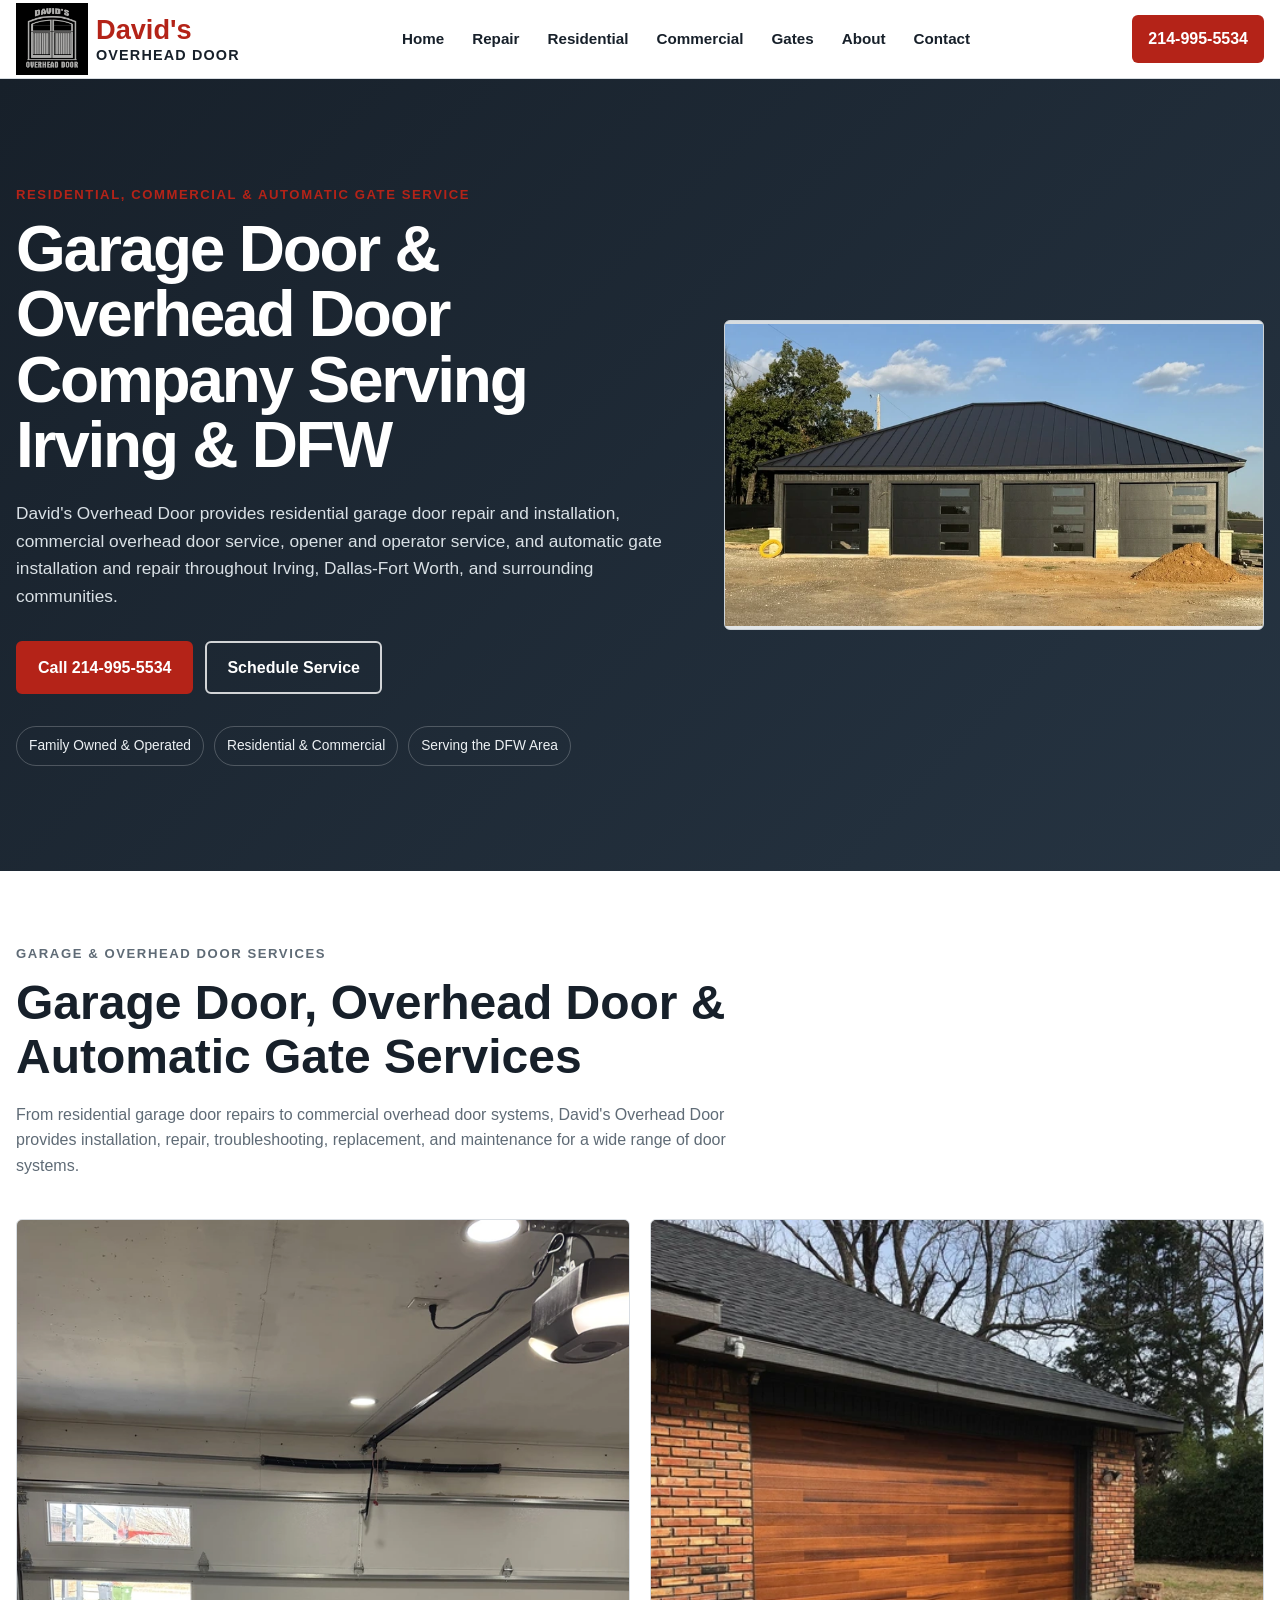
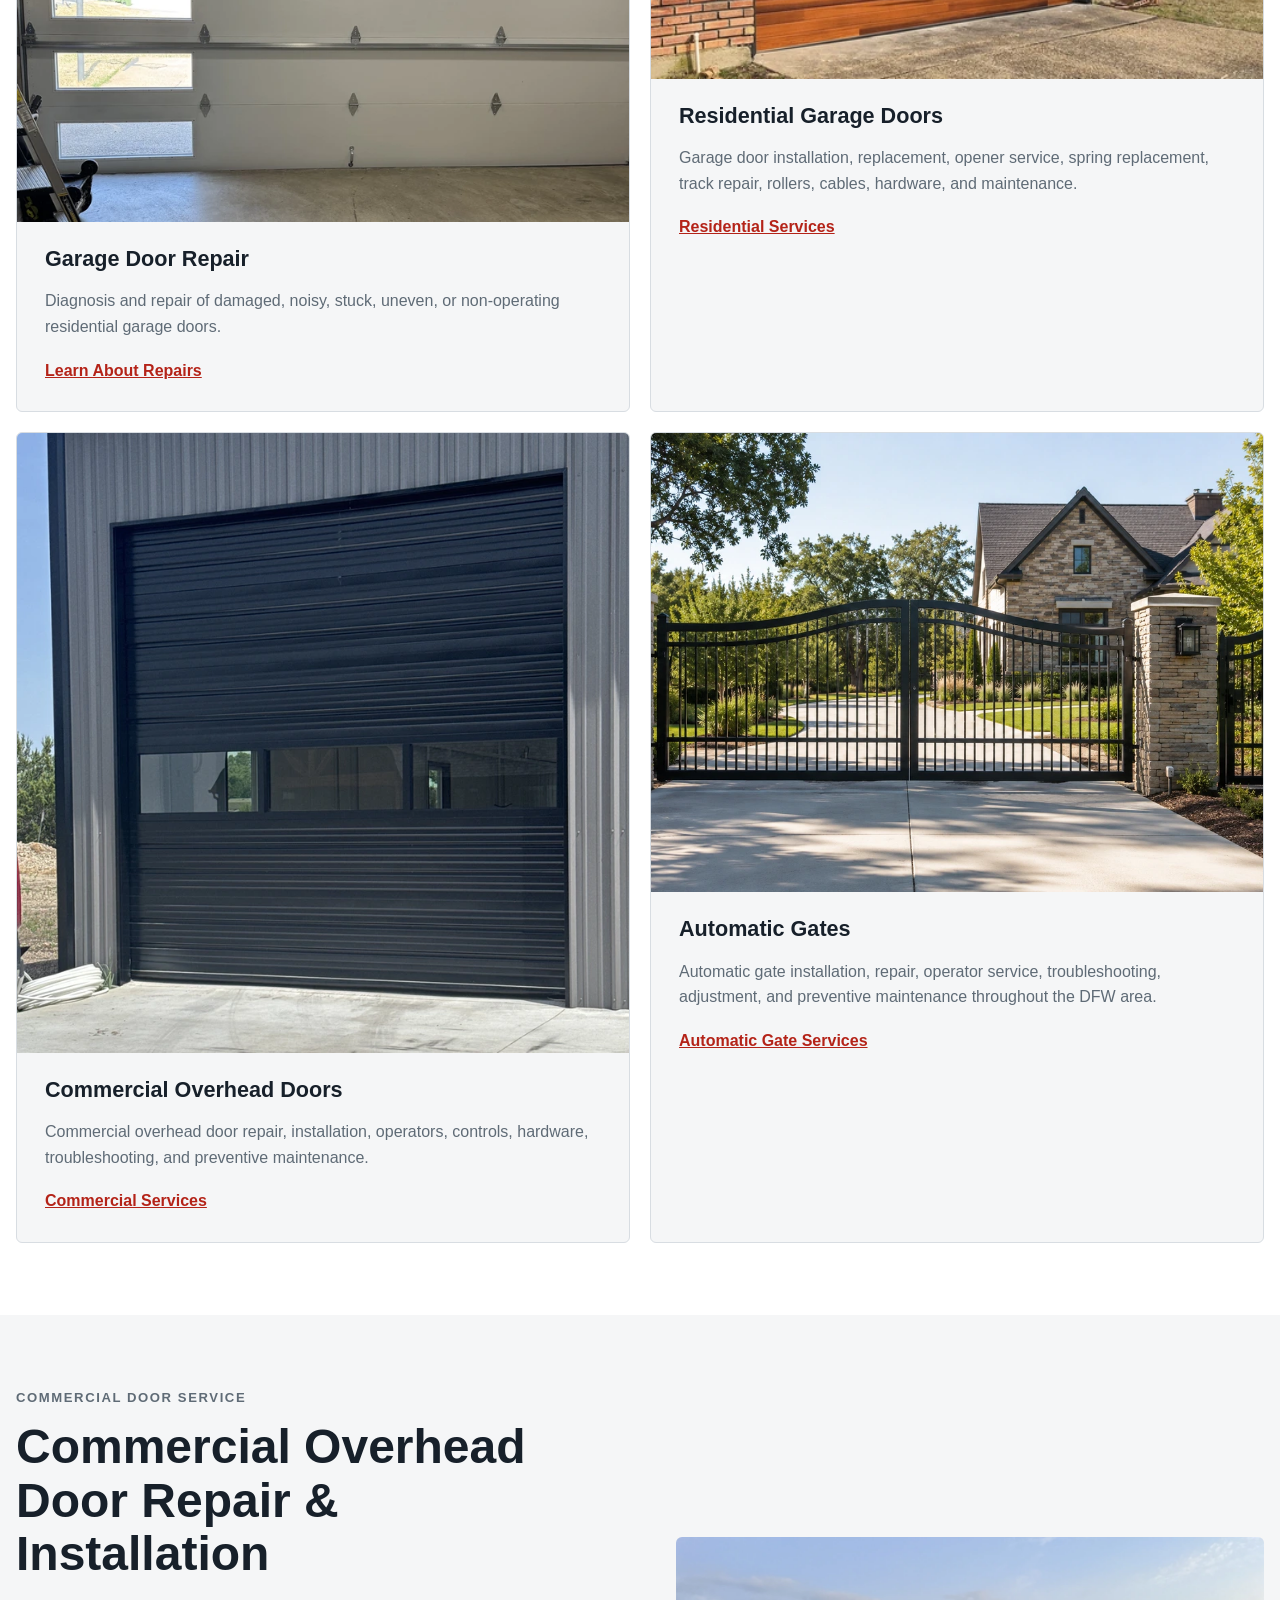
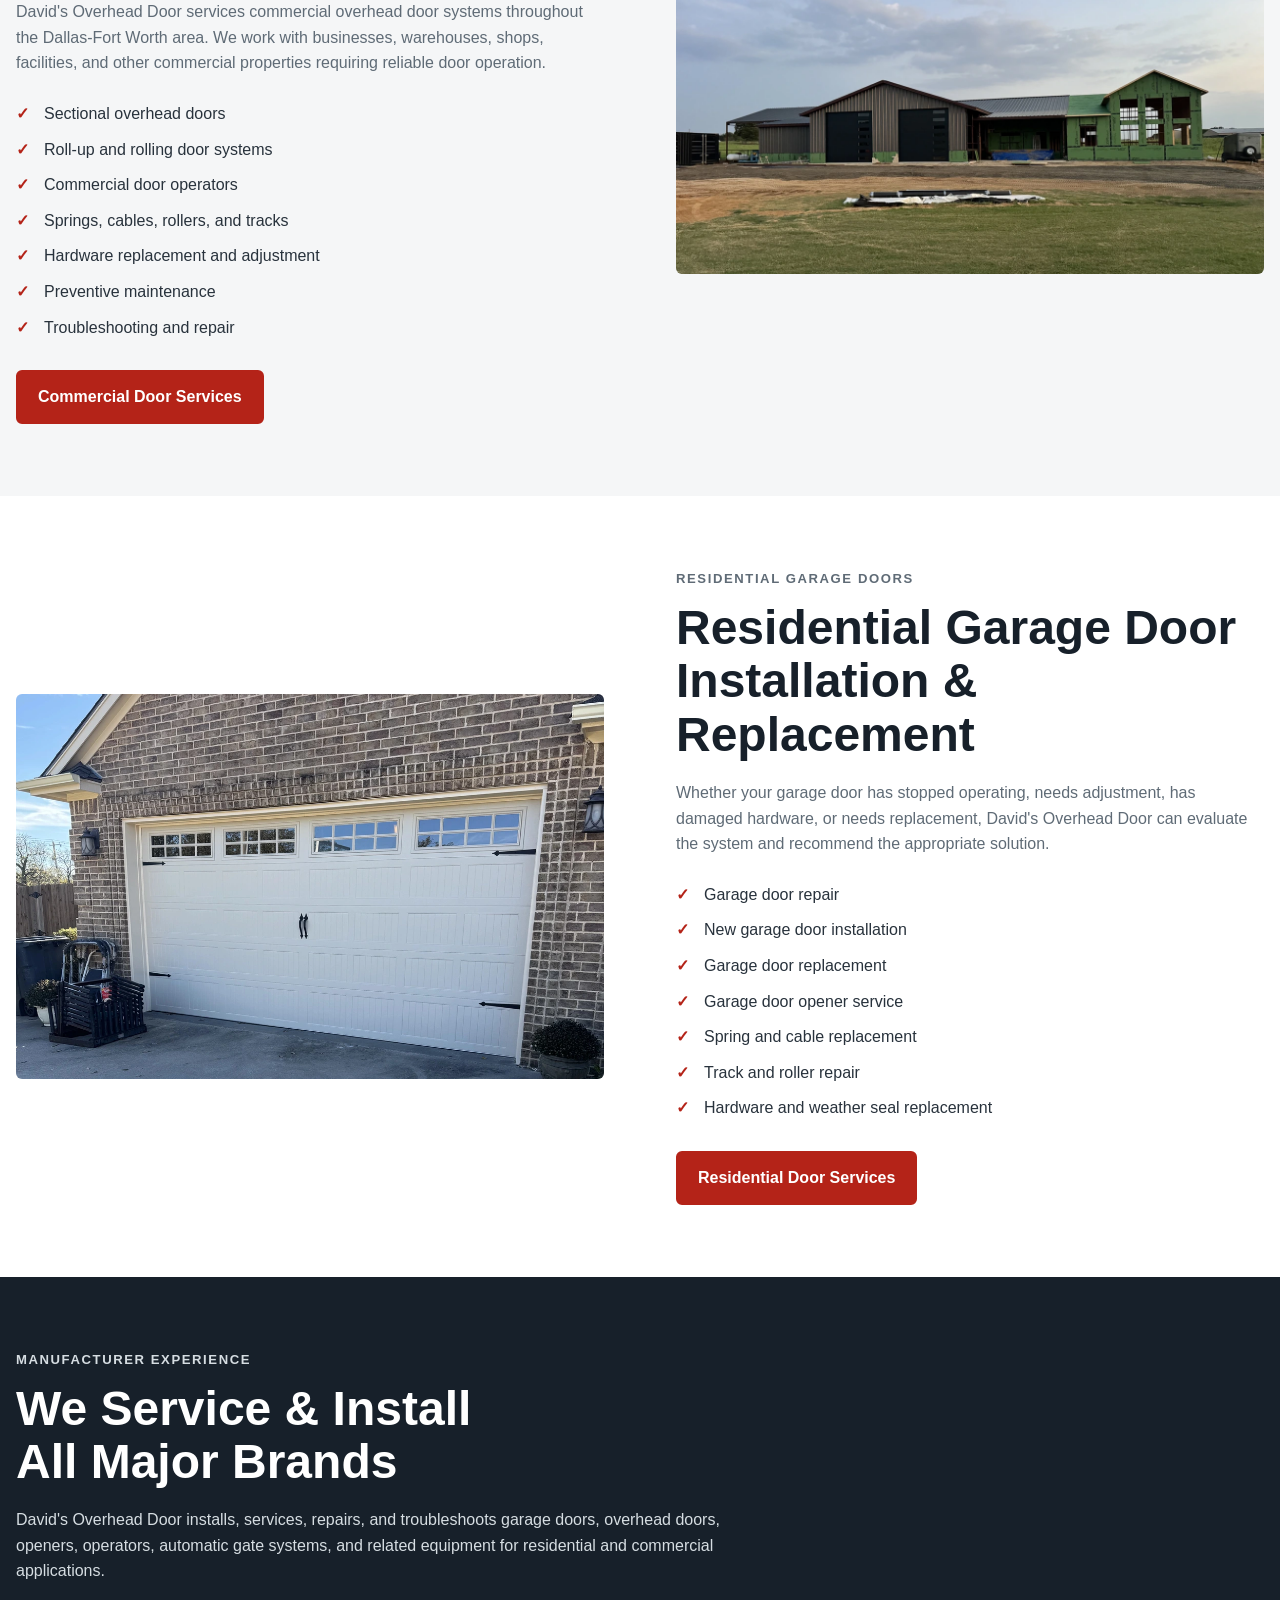
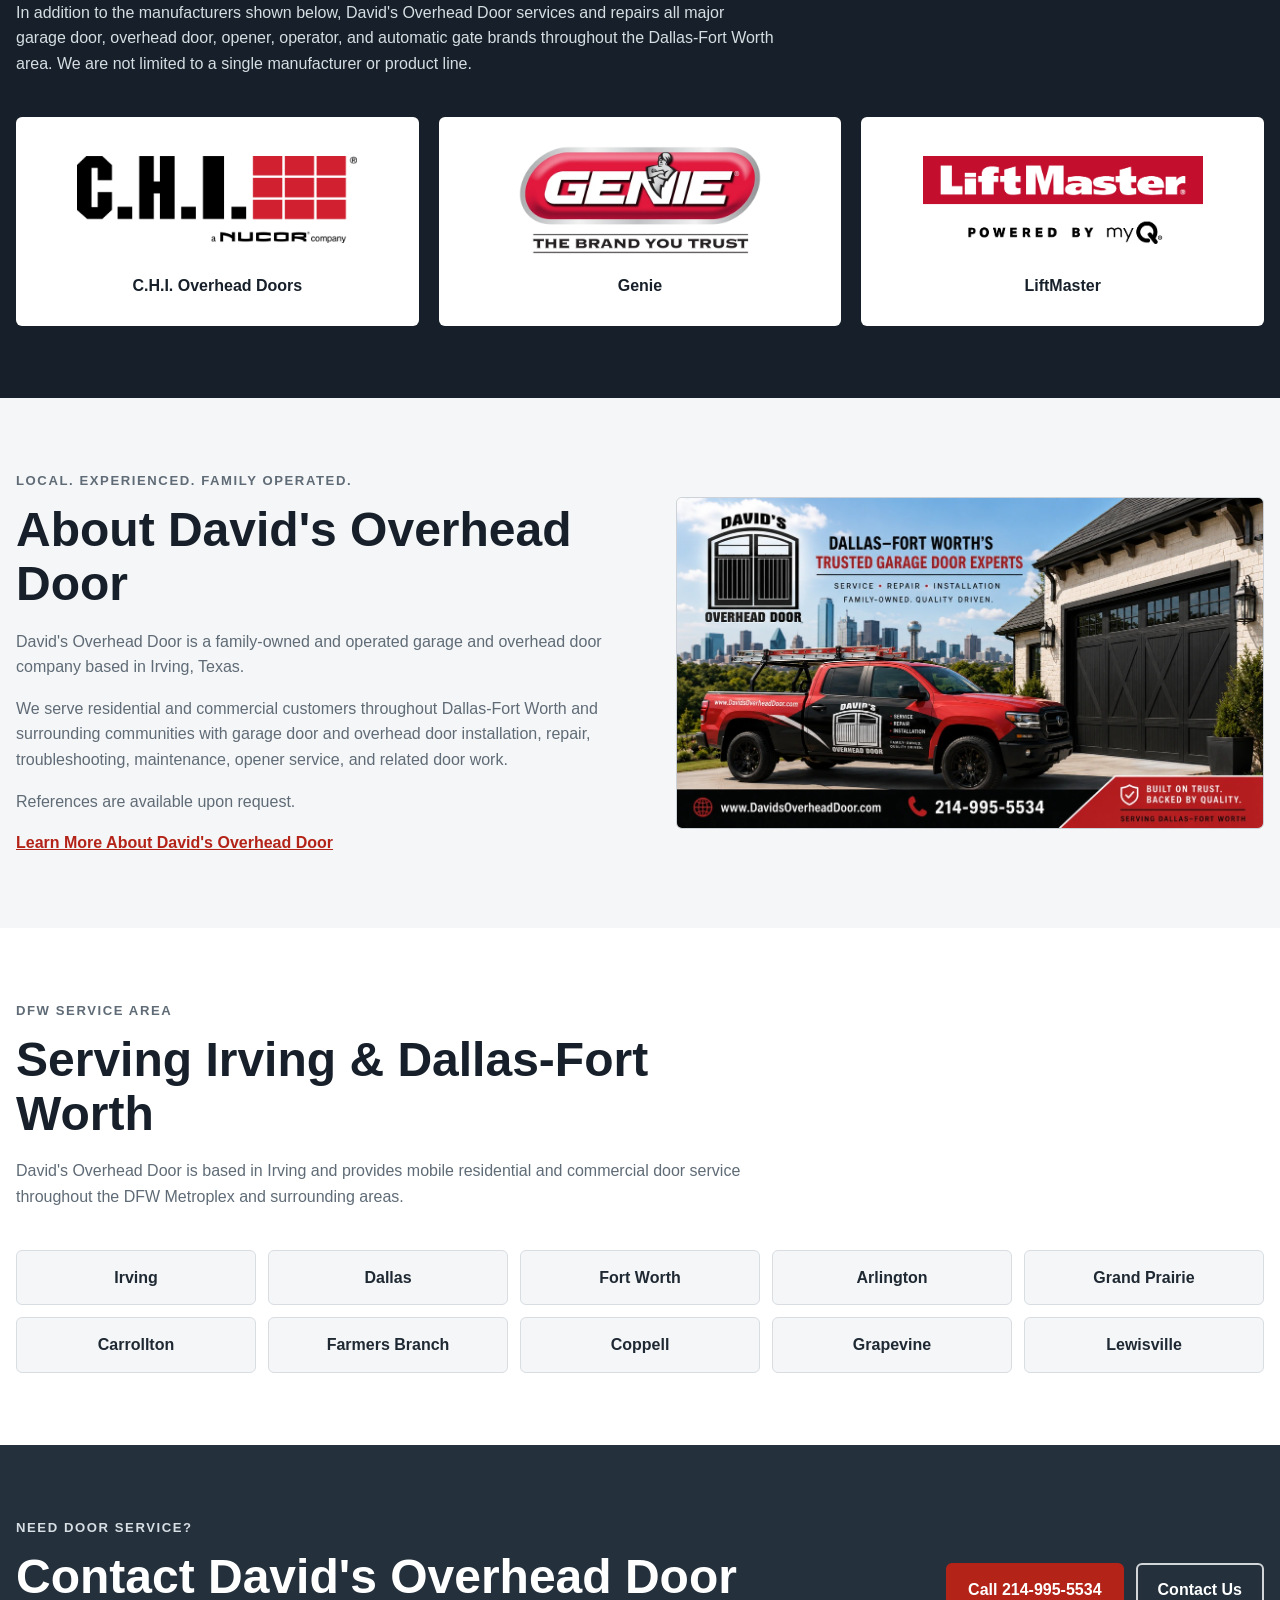
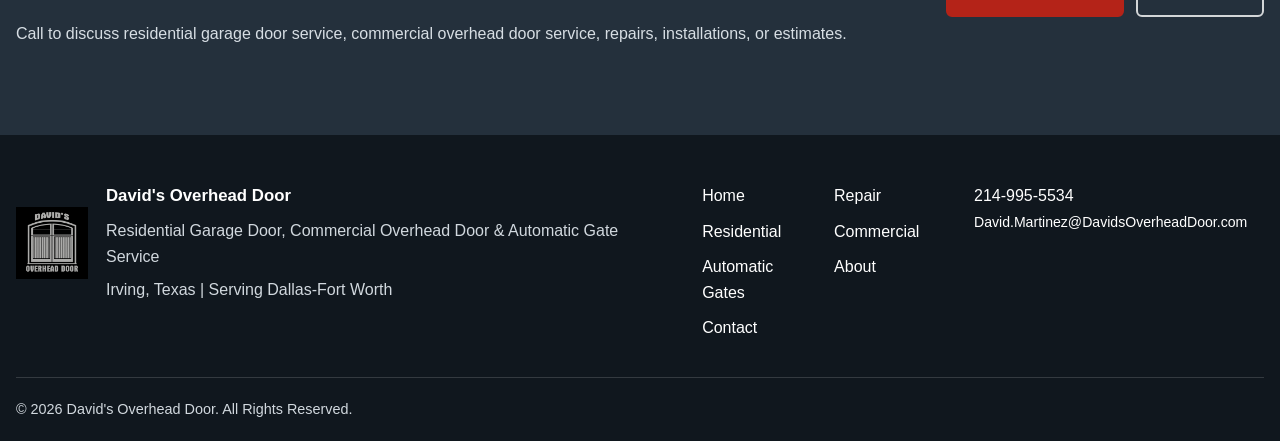
<file: index.html>
<!DOCTYPE html>
<html lang="en">
<head>
    <meta charset="UTF-8">

    <meta name="viewport" content="width=device-width, initial-scale=1.0">

    <title>David's Overhead Door | Garage Door Company in Irving & DFW</title>

    <meta
        name="description"
        content="David's Overhead Door serves Irving and DFW with residential garage doors, commercial overhead doors, opener and operator service, and automatic gate service."
>

    <meta
        name="robots"
        content="index,follow,max-image-preview:large,max-snippet:-1,max-video-preview:-1"
>

    <link
        rel="canonical"
        href="https://www.davidsoverheaddoor.com/"
>

<link
    rel="icon"
    type="image/png"
    href="images/branding/davids-overhead-door-logo-clean.png"
>

<script type="application/ld+json">
{
  "@context": "https://schema.org",
  "@graph": [
    {
      "@type": "LocalBusiness",
      "@id": "https://www.davidsoverheaddoor.com/#business",
      "name": "David's Overhead Door",
      "url": "https://www.davidsoverheaddoor.com/",
      "logo": "https://www.davidsoverheaddoor.com/images/branding/davids-overhead-door-logo-clean.png",
      "image": "https://www.davidsoverheaddoor.com/images/branding/davids-overhead-door-logo-clean.png",
      "telephone": "+1-214-995-5534",
      "description": "Family-owned and operated garage door, commercial overhead door, opener, operator, and automatic gate service company serving Irving and the Dallas-Fort Worth area.",
      "areaServed": [
        {
          "@type": "City",
          "name": "Irving"
        },
        {
          "@type": "City",
          "name": "Dallas"
        },
        {
          "@type": "City",
          "name": "Fort Worth"
        },
        {
          "@type": "City",
          "name": "Arlington"
        },
        {
          "@type": "City",
          "name": "Grand Prairie"
        },
        {
          "@type": "City",
          "name": "Carrollton"
        },
        {
          "@type": "City",
          "name": "Farmers Branch"
        },
        {
          "@type": "City",
          "name": "Coppell"
        },
        {
          "@type": "City",
          "name": "Grapevine"
        },
        {
          "@type": "City",
          "name": "Lewisville"
        }
      ],
      "knowsAbout": [
        "Residential garage doors",
        "Garage door repair",
        "Garage door installation",
        "Commercial overhead doors",
        "Commercial overhead door repair",
        "Commercial overhead door installation",
        "Garage door openers",
        "Commercial door operators",
        "Automatic gates",
        "Automatic slide gates",
        "Automatic swing gates",
        "Automatic gate operators"
      ],
      "sameAs": [
        "https://x.com/DoorDavids"
      ]
    },
    {
      "@type": "WebSite",
      "@id": "https://www.davidsoverheaddoor.com/#website",
      "url": "https://www.davidsoverheaddoor.com/",
      "name": "David's Overhead Door",
      "publisher": {
        "@id": "https://www.davidsoverheaddoor.com/#business"
      }
    }
  ]
}
</script>

<link rel="stylesheet" href="css/styles.css">
</head>

<body>

    <!-- =========================
         HEADER
    ========================== -->
    <header class="site-header">

        <div class="container header-inner">

            <a href="index.html" class="site-logo">
    <img
        src="images/branding/davids-overhead-door-logo-clean.png"
        alt=""
        class="site-logo-mark"
    >

    <span class="site-logo-text">
        <span class="logo-name">David's</span>
        <span class="logo-description">Overhead Door</span>
    </span>
</a>

            <nav class="desktop-nav" aria-label="Main navigation">

                <a href="index.html">Home</a>

                <a href="garage-door-repair.html">
                    Repair
                </a>

                <a href="residential-garage-doors.html">
                    Residential
                </a>

                <a href="commercial-overhead-doors.html">
    Commercial
</a>

<a href="automatic-slide-gates.html">
    Gates
</a>

<a href="about.html">
    About
</a>

                <a href="contact.html">
                    Contact
                </a>

            </nav>

            <a
                href="tel:2149955534"
                class="header-phone"
            >
                214-995-5534
            </a>

            <button
                class="mobile-menu-button"
                id="mobileMenuButton"
                type="button"
                aria-label="Open navigation menu"
                aria-controls="mobileNavigation"
                aria-expanded="false"
            >
                ☰
            </button>

        </div>


        <!-- Mobile Navigation -->
        <nav
            class="mobile-nav"
            id="mobileNavigation"
            aria-label="Mobile navigation"
        >

            <a href="index.html">Home</a>

            <a href="garage-door-repair.html">
                Garage Door Repair
            </a>

            <a href="residential-garage-doors.html">
                Residential
            </a>

            <a href="commercial-overhead-doors.html">
    Commercial
</a>

<a href="automatic-slide-gates.html">
    Automatic Gates
</a>

<a href="about.html">
    About
</a>

            <a href="contact.html">
                Contact
            </a>

            <a
                href="tel:2149955534"
                class="mobile-call-link"
            >
                Call 214-995-5534
            </a>

        </nav>

    </header>


    <main>

        <!-- =========================
             HERO
        ========================== -->
        <section class="hero">

            <div class="container hero-inner">

                <div class="hero-content">

                    <p class="eyebrow">
                        Residential, Commercial & Automatic Gate Service
                    </p>

                    <h1>
                        Garage Door & Overhead Door Company
                        Serving Irving & DFW
                    </h1>

                    <p class="hero-description">
                        David's Overhead Door provides residential garage door
                        repair and installation, commercial overhead door service,
                        opener and operator service, and automatic gate
                        installation and repair throughout Irving, Dallas-Fort Worth,
                        and surrounding communities.
                    </p>

                    <div class="hero-actions">

                        <a
                            href="tel:2149955534"
                            class="button button-primary"
                        >
                            Call 214-995-5534
                        </a>

                        <a
    href="https://calendar.app.google/V84FLiSgbKi8K9Gj8"
    class="button button-secondary"
    target="_blank"
    rel="noopener noreferrer"
>
    Schedule Service
</a>

                    </div>

                    <div class="hero-features">

                        <span>Family Owned & Operated</span>

                        <span>Residential & Commercial</span>

                        <span>Serving the DFW Area</span>

                    </div>

                </div>


                <div class="hero-image-placeholder">
                    <img
                        src="images/projects/davids-overhead-door-four-door-installation.webp"
                        alt="Four black sectional overhead doors installed on a detached garage building"
                        class="hero-photo"
                        fetchpriority="high"
                    >
                </div>

            </div>

        </section>


        <!-- =========================
             SERVICE INTRO
        ========================== -->
        <section class="section service-intro">

            <div class="container">

                <div class="section-heading">

                    <p class="eyebrow">
                        Garage & Overhead Door Services
                    </p>

                    <h2>
                        Garage Door, Overhead Door & Automatic Gate Services
                    </h2>

                    <p>
                        From residential garage door repairs to commercial
                        overhead door systems, David's Overhead Door provides
                        installation, repair, troubleshooting, replacement,
                        and maintenance for a wide range of door systems.
                    </p>

                </div>


                <div class="service-grid homepage-service-grid">

                    <article class="service-card">

                <div class="service-card-image repair-card-image">
                    <img
                        src="images/services/garage-door-opener-spring-track-service.webp"
                        alt="Residential garage door opener, torsion spring, track, and hardware"
                        loading="lazy"
                    >
                </div>

                        <h3>
                            Garage Door Repair
                        </h3>

                        <p>
                            Diagnosis and repair of damaged, noisy, stuck,
                            uneven, or non-operating residential garage doors.
                        </p>

                        <a href="garage-door-repair.html">
                            Learn About Repairs
                        </a>

                    </article>


                    <article class="service-card">

                        <div class="service-card-image">
                            <img
                                src="images/services/modern-wood-garage-door-card.webp"
                                alt="Modern wood-look residential garage door installed on a brick home"
                                loading="lazy"
                            >
                        </div>
                        <h3>
                            Residential Garage Doors
                        </h3>

                        <p>
                            Garage door installation, replacement, opener
                            service, spring replacement, track repair, rollers,
                            cables, hardware, and maintenance.
                        </p>

                        <a href="residential-garage-doors.html">
                            Residential Services
                        </a>

                    </article>


                    <article class="service-card">
                        <div class="service-card-image commercial-card-image">
                            <img
                                src="images/services/large-commercial-sectional-overhead-door.webp"
                                alt="Two commercial rolling overhead doors with chain-operated hardware"
                                loading="lazy"
                            >
                        </div>
                        <h3>
                            Commercial Overhead Doors
                        </h3>

                        <p>
                            Commercial overhead door repair, installation,
                            operators, controls, hardware, troubleshooting,
                            and preventive maintenance.
                        </p>

                        <a href="commercial-overhead-doors.html">
                            Commercial Services
                        </a>

                    </article>


                    <article class="service-card">

                    <div class="service-card-image">
                        <img
                            src="images/services/homepage-automatic-slide-gates.webp"
                            alt="Automatic gate system for residential or commercial vehicle access"
                            loading="lazy"
                        >
                    </div>

                        <h3>
                            Automatic Gates
                        </h3>

                         <p>
                            Automatic gate installation, repair, operator service,
                             troubleshooting, adjustment, and preventive maintenance
                            throughout the DFW area.
                        </p>

                    <a href="automatic-slide-gates.html">
                            Automatic Gate Services
                        </a>

                    </article>

                </div>

            </div>

        </section>


        <!-- =========================
             COMMERCIAL
        ========================== -->
        <section class="section commercial-home">

            <div class="container two-column">

                <div class="content-column">

                    <p class="eyebrow">
                        Commercial Door Service
                    </p>

                    <h2>
                        Commercial Overhead Door Repair & Installation
                    </h2>

                    <p>
                        David's Overhead Door services commercial overhead door
                        systems throughout the Dallas-Fort Worth area. We work
                        with businesses, warehouses, shops, facilities, and
                        other commercial properties requiring reliable door
                        operation.
                    </p>

                    <ul class="service-list">
                        <li>Sectional overhead doors</li>
                        <li>Roll-up and rolling door systems</li>
                        <li>Commercial door operators</li>
                        <li>Springs, cables, rollers, and tracks</li>
                        <li>Hardware replacement and adjustment</li>
                        <li>Preventive maintenance</li>
                        <li>Troubleshooting and repair</li>
                    </ul>

                    <a
                        href="commercial-overhead-doors.html"
                        class="button button-primary"
                    >
                        Commercial Door Services
                    </a>

                </div>


                <div class="content-photo">
                    <img
                        src="images/projects/homepage-commercial-door-project.webp"
                        alt="Commercial overhead door installation project"
                        loading="lazy"
                    >
                </div>

            </div>

        </section>


        <!-- =========================
             RESIDENTIAL
        ========================== -->
        <section class="section residential-home">

            <div class="container two-column">

                <div class="content-photo">
                    <img
                        src="images/services/homepage-residential-garage-door-project.webp"
                        alt="Residential garage door installation project"
                        loading="lazy"
                    >
                </div>


                <div class="content-column">

                    <p class="eyebrow">
                        Residential Garage Doors
                    </p>

                    <h2>
                        Residential Garage Door Installation & Replacement
                    </h2>

                    <p>
                        Whether your garage door has stopped operating,
                        needs adjustment, has damaged hardware, or needs
                        replacement, David's Overhead Door can evaluate the
                        system and recommend the appropriate solution.
                    </p>

                    <ul class="service-list">
                        <li>Garage door repair</li>
                        <li>New garage door installation</li>
                        <li>Garage door replacement</li>
                        <li>Garage door opener service</li>
                        <li>Spring and cable replacement</li>
                        <li>Track and roller repair</li>
                        <li>Hardware and weather seal replacement</li>
                    </ul>

                    <a
                        href="residential-garage-doors.html"
                        class="button button-primary"
                    >
                        Residential Door Services
                    </a>

                </div>

            </div>

        </section>


        <!-- =========================
             BRAND EXPERIENCE
        ========================== -->
<section class="section manufacturer-experience">

    <div class="container">

        <div class="section-heading">

            <p class="eyebrow">
                Manufacturer Experience
            </p>

            <h2>
                We Service &amp; Install<br>
                All Major Brands
            </h2>

            <p>
                David's Overhead Door installs, services, repairs, and
                troubleshoots garage doors, overhead doors, openers, operators,
                automatic gate systems, and related equipment for residential
                and commercial applications.
            </p>

            <p>
                In addition to the manufacturers shown below, David's Overhead Door
                services and repairs all major garage door, overhead door, opener,
                operator, and automatic gate brands throughout the Dallas-Fort Worth area.
                We are not limited to a single manufacturer or product line.
            </p>

        </div>

        <div class="manufacturer-logo-grid">

            <div class="manufacturer-logo-card">
                <img
                    src="images/branding/chi-overhead-doors-logo.jpg"
                    alt="C.H.I. Overhead Doors"
                    loading="lazy"
                >
                <p>C.H.I. Overhead Doors</p>
            </div>

            <div class="manufacturer-logo-card">
                <img
                    src="images/branding/genie-logo.webp"
                    alt="Genie garage door openers"
                    loading="lazy"
                >
                <p>Genie</p>
            </div>

            <div class="manufacturer-logo-card">
                <img
                    src="images/branding/liftmaster-logo.png"
                    alt="LiftMaster garage door and gate operators"
                    loading="lazy"
                >
                <p>LiftMaster</p>
            </div>

        </div>

    </div>

</section>


        <!-- =========================
             ABOUT
        ========================== -->
        <section class="section about-home">

            <div class="container two-column">

                <div class="content-column">

                    <p class="eyebrow">
                        Local. Experienced. Family Operated.
                    </p>

                    <h2>
                        About David's Overhead Door
                    </h2>

                    <p>
                        David's Overhead Door is a family-owned and operated
                        garage and overhead door company based in Irving,
                        Texas.
                    </p>

                    <p>
                        We serve residential and commercial customers throughout
                        Dallas-Fort Worth and surrounding communities with
                        garage door and overhead door installation, repair,
                        troubleshooting, maintenance, opener service, and
                        related door work.
                    </p>

                    <p>
                        References are available upon request.
                    </p>

                    <a
                        href="about.html"
                        class="text-link"
                    >
                        Learn More About David's Overhead Door
                    </a>

                </div>


                <div class="hero-image-placeholder">
                    <img
                        src="images/branding/davids-overhead-door-home-hero.webp"
                        alt="David's Overhead Door service truck at a residential garage with the Dallas skyline in the background"
                        class="hero-photo"
                        loading="lazy"
                    >
                </div>

            </div>

        </section>


        <!-- =========================
             SERVICE AREA
        ========================== -->
        <section class="section service-area">

            <div class="container">

                <div class="section-heading">

                    <p class="eyebrow">
                        DFW Service Area
                    </p>

                    <h2>
                        Serving Irving & Dallas-Fort Worth
                    </h2>

                    <p>
                        David's Overhead Door is based in Irving and provides
                        mobile residential and commercial door service
                        throughout the DFW Metroplex and surrounding areas.
                    </p>

                </div>


                <div class="city-grid">

                    <span>Irving</span>
                    <span>Dallas</span>
                    <span>Fort Worth</span>
                    <span>Arlington</span>
                    <span>Grand Prairie</span>
                    <span>Carrollton</span>
                    <span>Farmers Branch</span>
                    <span>Coppell</span>
                    <span>Grapevine</span>
                    <span>Lewisville</span>

                </div>

            </div>

        </section>


        <!-- =========================
             CTA
        ========================== -->
        <section class="section final-cta">

            <div class="container final-cta-inner">

                <div>

                    <p class="eyebrow">
                        Need Door Service?
                    </p>

                    <h2>
                        Contact David's Overhead Door
                    </h2>

                    <p>
                        Call to discuss residential garage door service,
                        commercial overhead door service, repairs,
                        installations, or estimates.
                    </p>

                </div>


                <div class="cta-actions">

                    <a
                        href="tel:2149955534"
                        class="button button-primary"
                    >
                        Call 214-995-5534
                    </a>

                    <a
                        href="contact.html"
                        class="button button-secondary"
                    >
                        Contact Us
                    </a>

                </div>

            </div>

        </section>

    </main>


    <!-- =========================
         FOOTER
    ========================== -->
    <footer class="site-footer">

    <div class="container footer-inner">

        <div class="footer-business">

            <div class="footer-brand-row">

                <img
                    src="images/branding/davids-overhead-door-logo-clean.png"
                    alt=""
                    class="footer-logo"
                    loading="lazy"
                >

                <div class="footer-business-text">

                    <strong>
                        David's Overhead Door
                    </strong>

                    <p>
                        Residential Garage Door, Commercial Overhead Door & Automatic Gate Service
                    </p>

                    <p>
                        Irving, Texas | Serving Dallas-Fort Worth
                    </p>

                </div>

            </div>

        </div>


        <div class="footer-links">

            <a href="index.html">Home</a>

            <a href="garage-door-repair.html">
                Repair
            </a>

            <a href="residential-garage-doors.html">
                Residential
            </a>

            <a href="commercial-overhead-doors.html">
                Commercial
            </a>

            <a href="automatic-slide-gates.html">
                Automatic Gates
            </a>

            <a href="about.html">
                About
            </a>

            <a href="contact.html">
                Contact
            </a>

        </div>


        <div class="footer-contact">

            <a href="tel:2149955534">
                214-995-5534
            </a>

            <br>

            <a href="mailto:David.Martinez@DavidsOverheadDoor.com">
                David.Martinez@DavidsOverheadDoor.com
            </a>

        </div>

    </div>


    <div class="container footer-bottom">

        <p>
            &copy;
            <span id="currentYear"></span>
            David's Overhead Door. All Rights Reserved.
        </p>

    </div>

</footer>


    <script src="js/main.js"></script>

</body>
</html>
</file>
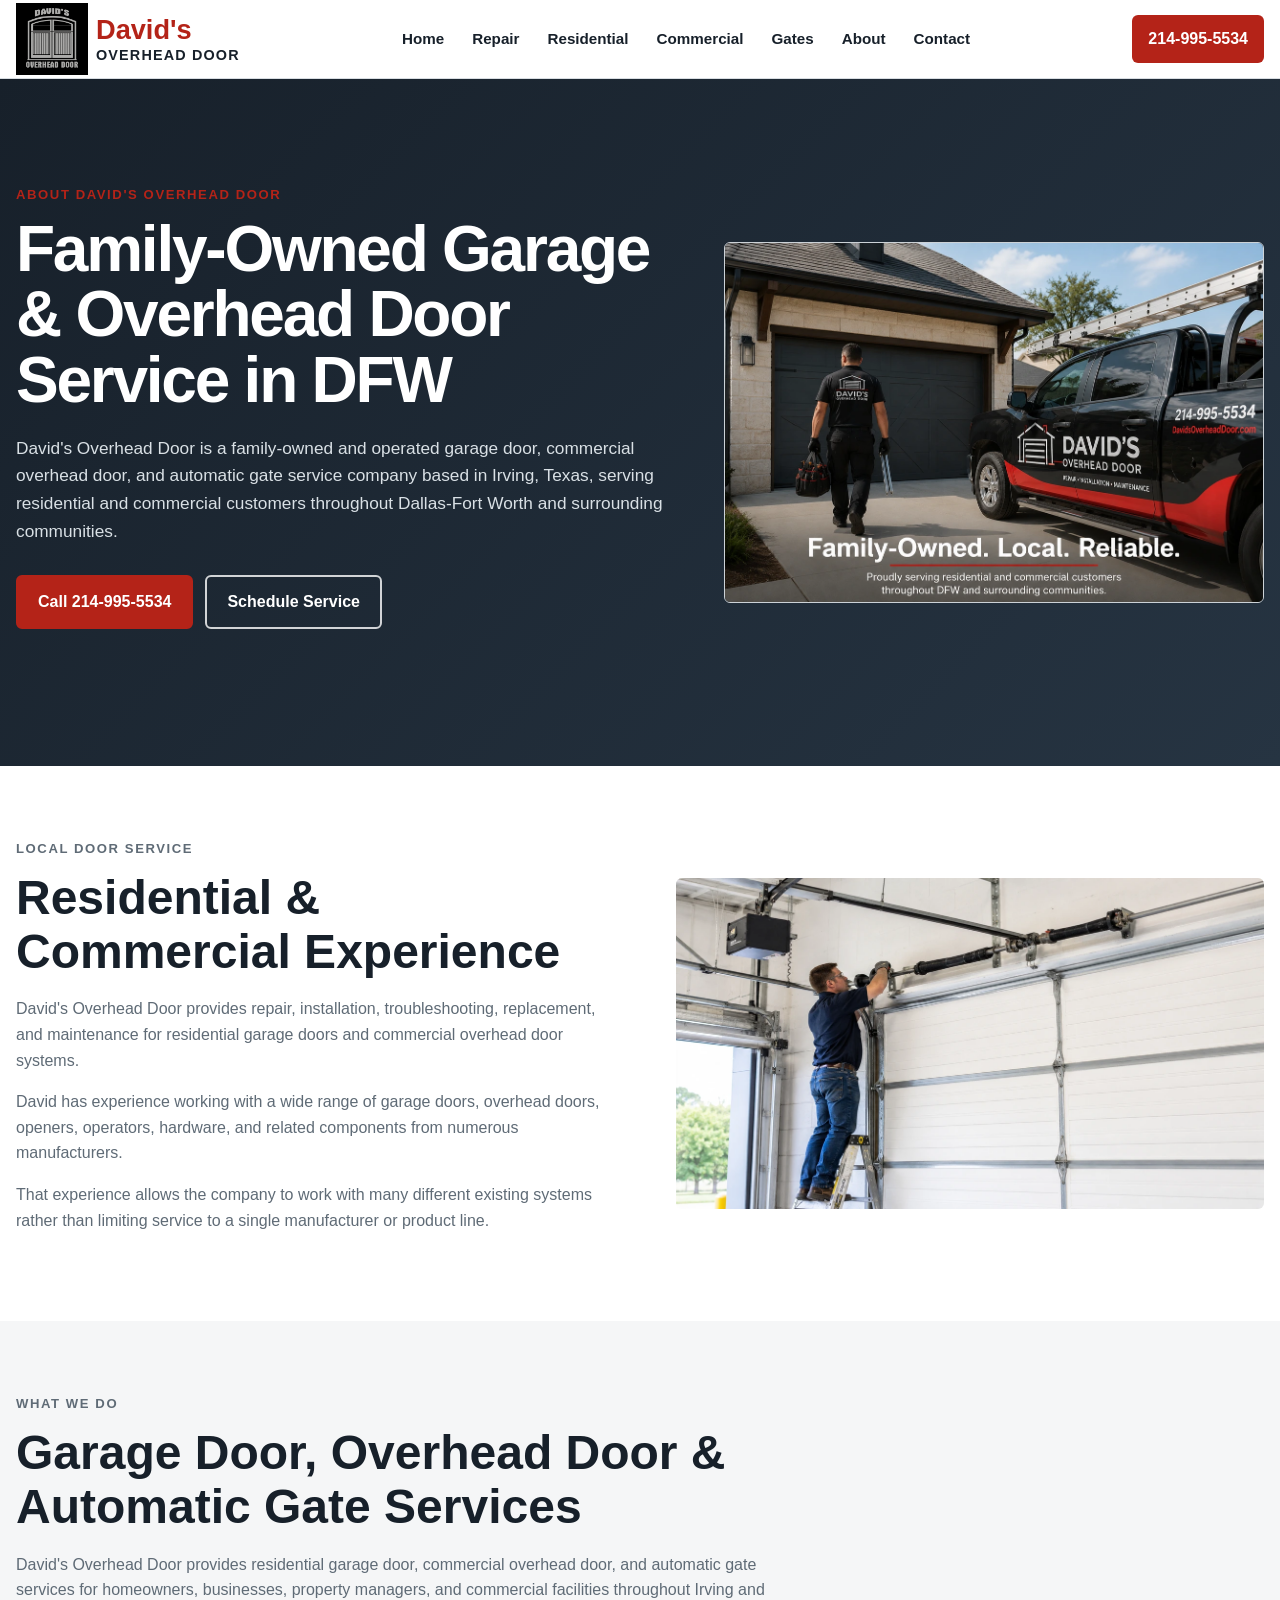
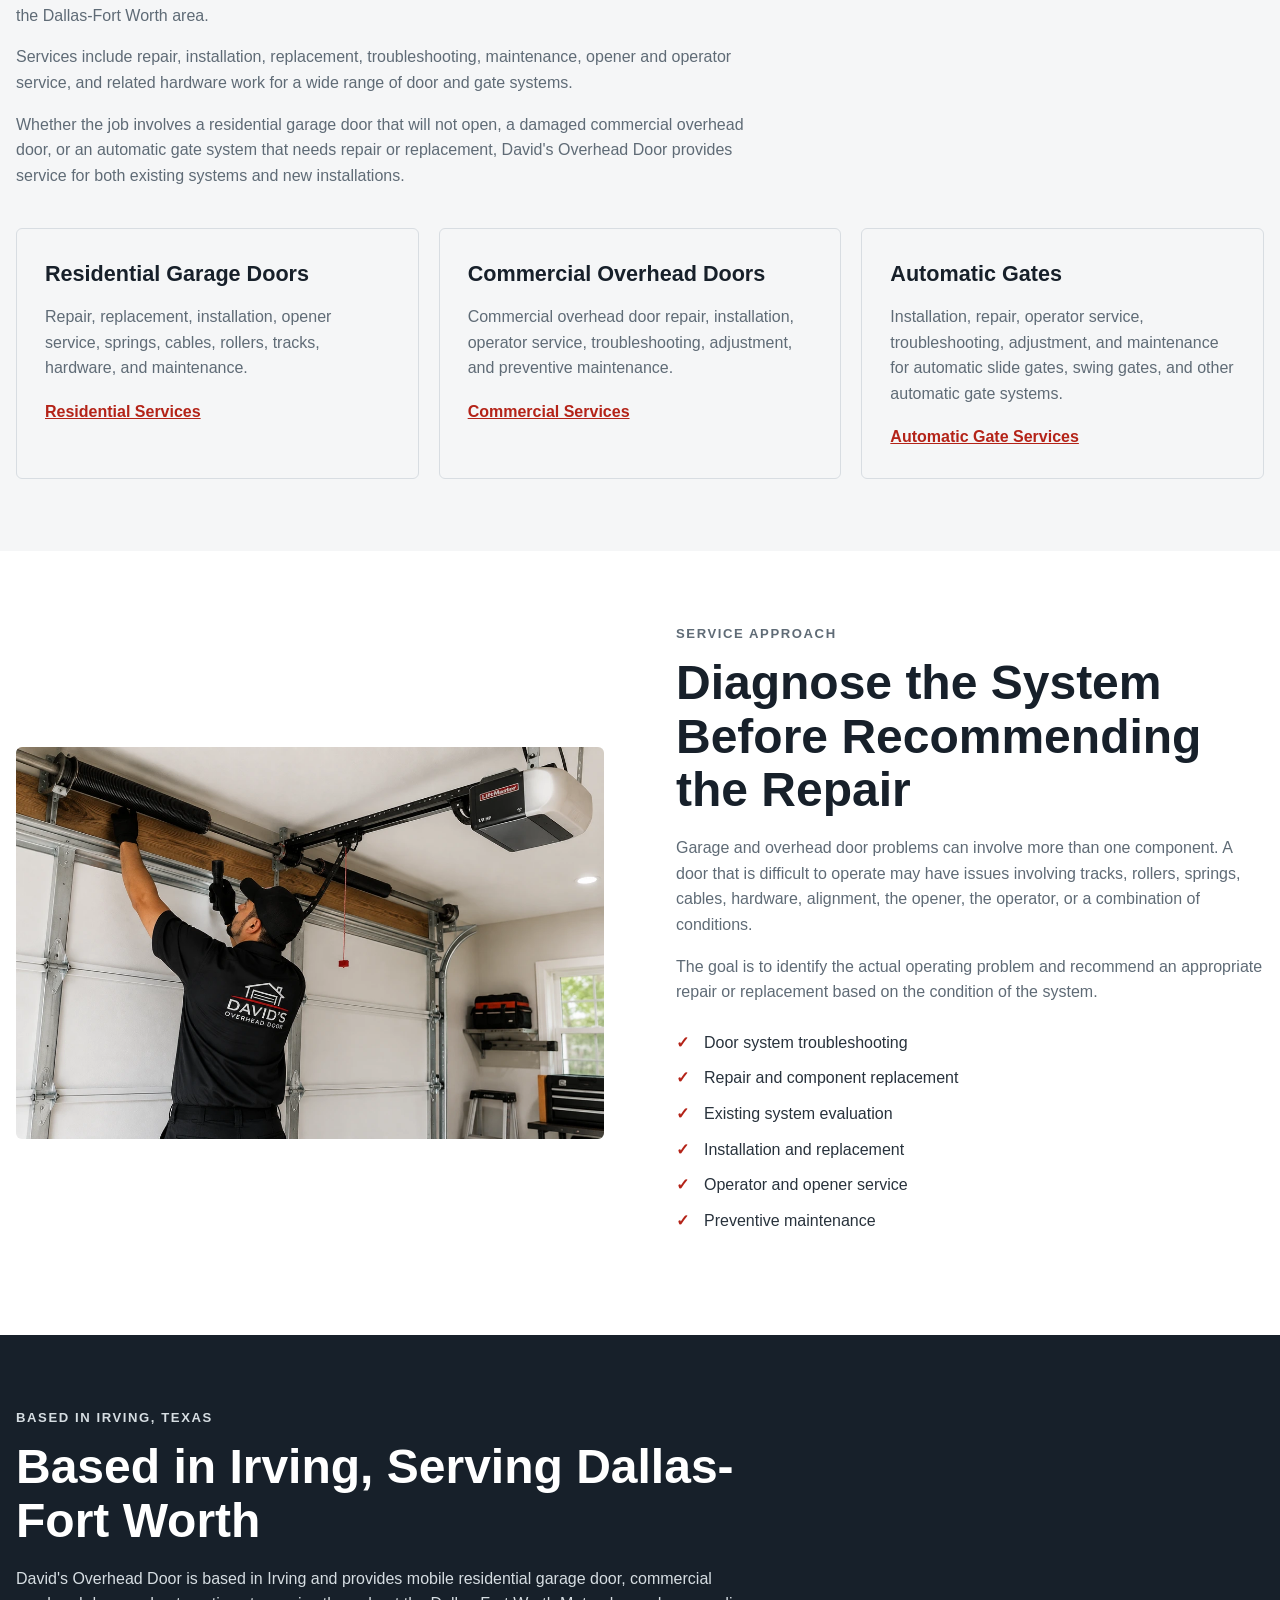
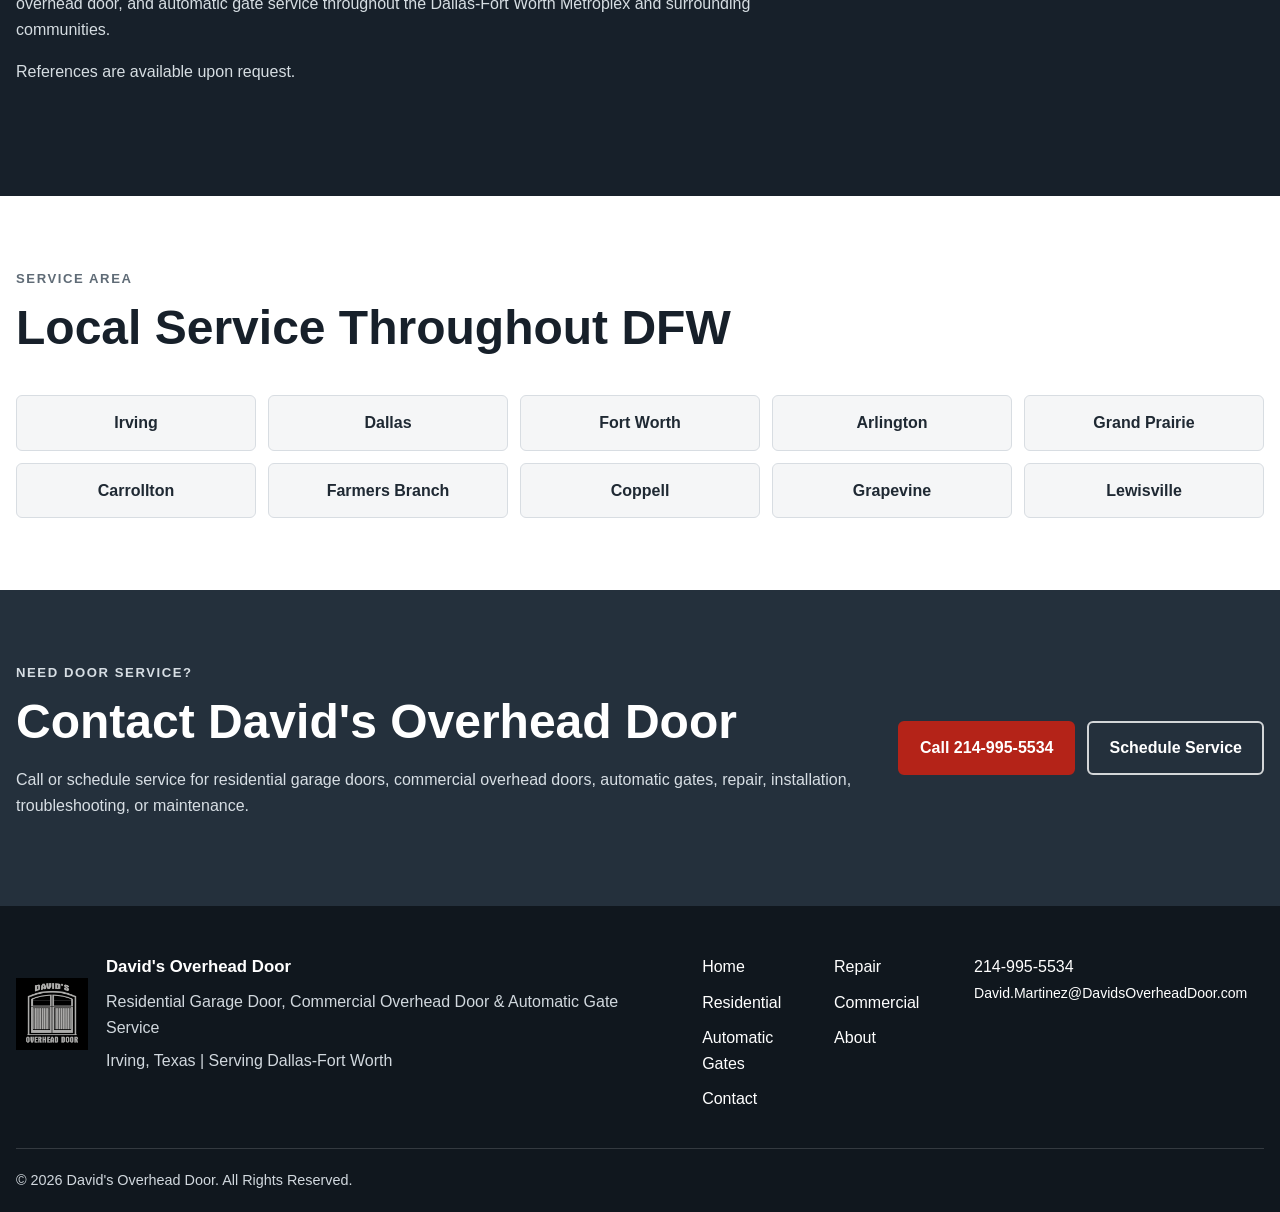
<file: about.html>
<!DOCTYPE html>
<html lang="en">
<head>
    <meta charset="UTF-8">

    <meta name="viewport" content="width=device-width, initial-scale=1.0">

    <title>About David's Overhead Door | Irving & DFW</title>

    <meta
        name="description"
        content="Learn about David's Overhead Door, a family-owned garage door, commercial overhead door, and automatic gate service company serving Irving and the Dallas-Fort Worth area."
    >

    <meta
        name="robots"
        content="index,follow,max-image-preview:large,max-snippet:-1,max-video-preview:-1"
    >

<link
    rel="canonical"
    href="https://www.davidsoverheaddoor.com/about.html"
>

<link
    rel="icon"
    type="image/png"
    href="images/branding/davids-overhead-door-logo-clean.png"
>
<script type="application/ld+json">
{
  "@context": "https://schema.org",
  "@type": "AboutPage",
  "@id": "https://www.davidsoverheaddoor.com/about.html#aboutpage",
  "url": "https://www.davidsoverheaddoor.com/about.html",
  "name": "About David's Overhead Door | Irving & DFW",
  "description": "Learn about David's Overhead Door, a family-owned garage door, commercial overhead door, and automatic gate service company serving Irving and the Dallas-Fort Worth area.",
  "isPartOf": {
    "@id": "https://www.davidsoverheaddoor.com/#website"
  },
  "about": {
    "@id": "https://www.davidsoverheaddoor.com/#business"
  },
  "mainEntity": {
    "@id": "https://www.davidsoverheaddoor.com/#business"
  }
}
</script>
<link rel="stylesheet" href="css/styles.css">
</head>

<body>

    <!-- HEADER -->
    <header class="site-header">

        <div class="container header-inner">

            <a href="index.html" class="site-logo">
    <img
        src="images/branding/davids-overhead-door-logo-clean.png"
        alt=""
        class="site-logo-mark"
    >

    <span class="site-logo-text">
        <span class="logo-name">David's</span>
        <span class="logo-description">Overhead Door</span>
    </span>
</a>

            <nav class="desktop-nav" aria-label="Main navigation">

                <a href="index.html">Home</a>

                <a href="garage-door-repair.html">Repair</a>

                <a href="residential-garage-doors.html">Residential</a>

                <a href="commercial-overhead-doors.html">Commercial</a>

                <a href="automatic-slide-gates.html">Gates</a>

                <a href="about.html">About</a>

                <a href="contact.html">Contact</a>

            </nav>

            <a
                href="tel:2149955534"
                class="header-phone"
            >
                214-995-5534
            </a>

            <button
                class="mobile-menu-button"
                id="mobileMenuButton"
                type="button"
                aria-label="Open navigation menu"
                aria-controls="mobileNavigation"
                aria-expanded="false"
            >
                ☰
            </button>

        </div>


        <nav
            class="mobile-nav"
            id="mobileNavigation"
            aria-label="Mobile navigation"
        >

            <a href="index.html">Home</a>

            <a href="garage-door-repair.html">Garage Door Repair</a>

            <a href="residential-garage-doors.html">Residential</a>

            <a href="commercial-overhead-doors.html">Commercial</a>

            <a href="automatic-slide-gates.html">Automatic Gates</a>

            <a href="about.html">About</a>

            <a href="contact.html">Contact</a>

            <a
                href="tel:2149955534"
                class="mobile-call-link"
            >
                Call 214-995-5534
            </a>

        </nav>

    </header>


    <main>

        <!-- HERO -->
        <section class="hero">

            <div class="container hero-inner">

                <div class="hero-content">

                    <p class="eyebrow">
                        About David's Overhead Door
                    </p>

                    <h1>
                        Family-Owned Garage & Overhead Door Service in DFW
                    </h1>

                    <p class="hero-description">
                        David's Overhead Door is a family-owned and operated
                        garage door, commercial overhead door, and automatic gate
                        service company based in Irving, Texas, serving residential
                        and commercial customers throughout Dallas-Fort Worth and
                        surrounding communities.
                    </p>

                    <div class="hero-actions">

                        <a
                            href="tel:2149955534"
                            class="button button-primary"
                        >
                            Call 214-995-5534
                        </a>

                        <a
                            href="https://calendar.app.google/V84FLiSgbKi8K9Gj8"
                            class="button button-secondary"
                            target="_blank"
                            rel="noopener noreferrer"
                        >
                            Schedule Service
                        </a>

                    </div>

                </div>


                <div class="hero-image-placeholder">
                    <img
                        src="images/branding/about-hero-family-owned-service.webp"
                        alt="David's Overhead Door service technician arriving at a residential garage for overhead door service"
                        class="hero-photo"
                        fetchpriority="high"
                    >
                </div>

            </div>

        </section>


        <!-- COMPANY -->
        <section class="section">

            <div class="container two-column">

                <div class="content-column">

                    <p class="eyebrow">
                        Local Door Service
                    </p>

                    <h2>
                        Residential & Commercial Experience
                    </h2>

                    <p>
                        David's Overhead Door provides repair, installation,
                        troubleshooting, replacement, and maintenance for
                        residential garage doors and commercial overhead door
                        systems.
                    </p>

                    <p>
                        David has experience working with a wide range of garage
                        doors, overhead doors, openers, operators, hardware, and
                        related components from numerous manufacturers.
                    </p>

                    <p>
                        That experience allows the company to work with many
                        different existing systems rather than limiting service
                        to a single manufacturer or product line.
                    </p>

                </div>


                <div class="content-photo">
                    <img
                        src="images/services/about-residential-commercial-experience.webp"
                        alt="Garage door technician servicing an overhead door spring and track system"
                        loading="lazy"
                    >
                </div>

            </div>

        </section>


        <!-- SERVICES -->
        <section class="section commercial-home">

            <div class="container">

                <div class="section-heading">

                    <p class="eyebrow">
                        What We Do
                    </p>

                    <h2>
                        Garage Door, Overhead Door & Automatic Gate Services
                    </h2>

                    <p>
                        David's Overhead Door provides residential garage door,
                        commercial overhead door, and automatic gate services for
                        homeowners, businesses, property managers, and commercial
                        facilities throughout Irving and the Dallas-Fort Worth area.
                    </p>

                    <p>
                        Services include repair, installation, replacement,
                        troubleshooting, maintenance, opener and operator service,
                        and related hardware work for a wide range of door and gate
                        systems.
                    </p>

                    <p>
                        Whether the job involves a residential garage door that will
                        not open, a damaged commercial overhead door, or an automatic
                        gate system that needs repair or replacement, David's Overhead
                        Door provides service for both existing systems and new
                        installations.
                    </p>

                </div>


                <div class="service-grid">

                    <article class="service-card">

                        <h3>
                            Residential Garage Doors
                        </h3>

                        <p>
                            Repair, replacement, installation, opener service,
                            springs, cables, rollers, tracks, hardware, and
                            maintenance.
                        </p>

                        <a href="residential-garage-doors.html">
                            Residential Services
                        </a>

                    </article>


                    <article class="service-card">

                        <h3>
                            Commercial Overhead Doors
                        </h3>

                        <p>
                            Commercial overhead door repair, installation,
                            operator service, troubleshooting, adjustment, and
                            preventive maintenance.
                        </p>

                        <a href="commercial-overhead-doors.html">
                            Commercial Services
                        </a>

                    </article>


                    <article class="service-card">

                        <h3>
                            Automatic Gates
                        </h3>

                        <p>
                            Installation, repair, operator service, troubleshooting,
                            adjustment, and maintenance for automatic slide gates,
                            swing gates, and other automatic gate systems.
                        </p>

                        <a href="automatic-slide-gates.html">
                            Automatic Gate Services
                        </a>

                    </article>

                </div>

            </div>

        </section>


        <!-- APPROACH -->
        <section class="section">

            <div class="container two-column">

                <div class="content-photo">
                    <img
                        src="images/services/davids-overhead-door-system-diagnosis.webp"
                        alt="Garage door technician inspecting torsion spring, track, and opener components"
                        loading="lazy"
                    >
                </div>


                <div class="content-column">

                    <p class="eyebrow">
                        Service Approach
                    </p>

                    <h2>
                        Diagnose the System Before Recommending the Repair
                    </h2>

                    <p>
                        Garage and overhead door problems can involve more than
                        one component. A door that is difficult to operate may
                        have issues involving tracks, rollers, springs, cables,
                        hardware, alignment, the opener, the operator, or a
                        combination of conditions.
                    </p>

                    <p>
                        The goal is to identify the actual operating problem and
                        recommend an appropriate repair or replacement based on
                        the condition of the system.
                    </p>

                    <ul class="service-list">

                        <li>Door system troubleshooting</li>

                        <li>Repair and component replacement</li>

                        <li>Existing system evaluation</li>

                        <li>Installation and replacement</li>

                        <li>Operator and opener service</li>

                        <li>Preventive maintenance</li>

                    </ul>

                </div>

            </div>

        </section>


        <!-- LOCAL -->
        <section class="section manufacturer-experience">

            <div class="container">

                <div class="section-heading">

                    <p class="eyebrow">
                        Based in Irving, Texas
                    </p>

                    <h2>
                        Based in Irving, Serving Dallas-Fort Worth
                    </h2>

                    <p>
                        David's Overhead Door is based in Irving and provides
                        mobile residential garage door, commercial overhead door,
                        and automatic gate service throughout the Dallas-Fort Worth
                        Metroplex and surrounding communities.
                    </p>

                    <p>
                        References are available upon request.
                    </p>

                </div>

            </div>

        </section>


        <!-- SERVICE AREA -->
        <section class="section service-area">

            <div class="container">

                <div class="section-heading">

                    <p class="eyebrow">
                        Service Area
                    </p>

                    <h2>
                        Local Service Throughout DFW
                    </h2>

                </div>


                <div class="city-grid">

                    <span>Irving</span>

                    <span>Dallas</span>

                    <span>Fort Worth</span>

                    <span>Arlington</span>

                    <span>Grand Prairie</span>

                    <span>Carrollton</span>

                    <span>Farmers Branch</span>

                    <span>Coppell</span>

                    <span>Grapevine</span>

                    <span>Lewisville</span>

                </div>

            </div>

        </section>


        <!-- CTA -->
        <section class="section final-cta">

            <div class="container final-cta-inner">

                <div>

                    <p class="eyebrow">
                        Need Door Service?
                    </p>

                    <h2>
                        Contact David's Overhead Door
                    </h2>

                    <p>
                        Call or schedule service for residential garage doors,
                        commercial overhead doors, automatic gates, repair,
                        installation, troubleshooting, or maintenance.
                    </p>

                </div>


                <div class="cta-actions">

                    <a
                        href="tel:2149955534"
                        class="button button-primary"
                    >
                        Call 214-995-5534
                    </a>

                    <a
                        href="https://calendar.app.google/V84FLiSgbKi8K9Gj8"
                        class="button button-secondary"
                        target="_blank"
                        rel="noopener noreferrer"
                    >
                        Schedule Service
                    </a>

                </div>

            </div>

        </section>

    </main>


    <!-- FOOTER -->
    <footer class="site-footer">

        <div class="container footer-inner">

            <div class="footer-business">

                <div class="footer-brand-row">

                    <img
                        src="images/branding/davids-overhead-door-logo-clean.png"
                        alt=""
                        class="footer-logo"
                        loading="lazy"
                    >

                    <div class="footer-business-text">

                    <strong>
                        David's Overhead Door
                    </strong>

                    <p>
                        Residential Garage Door, Commercial Overhead Door & Automatic Gate Service
                    </p>

                    <p>
                        Irving, Texas | Serving Dallas-Fort Worth
                    </p>

                </div>

            </div>

        </div>


            <div class="footer-links">

                <a href="index.html">Home</a>

                <a href="garage-door-repair.html">Repair</a>

                <a href="residential-garage-doors.html">Residential</a>

                <a href="commercial-overhead-doors.html">Commercial</a>

                <a href="automatic-slide-gates.html">Automatic Gates</a>

                <a href="about.html">About</a>

                <a href="contact.html">Contact</a>

            </div>


            <div class="footer-contact">

                <a href="tel:2149955534">
                    214-995-5534
                </a>

                <br>

                <a href="mailto:David.Martinez@DavidsOverheadDoor.com">
                    David.Martinez@DavidsOverheadDoor.com
                </a>

            </div>

        </div>


        <div class="container footer-bottom">

            <p>
                &copy;
                <span id="currentYear"></span>
                David's Overhead Door. All Rights Reserved.
            </p>

        </div>

    </footer>


    <script src="js/main.js"></script>

</body>
</html>
</file>
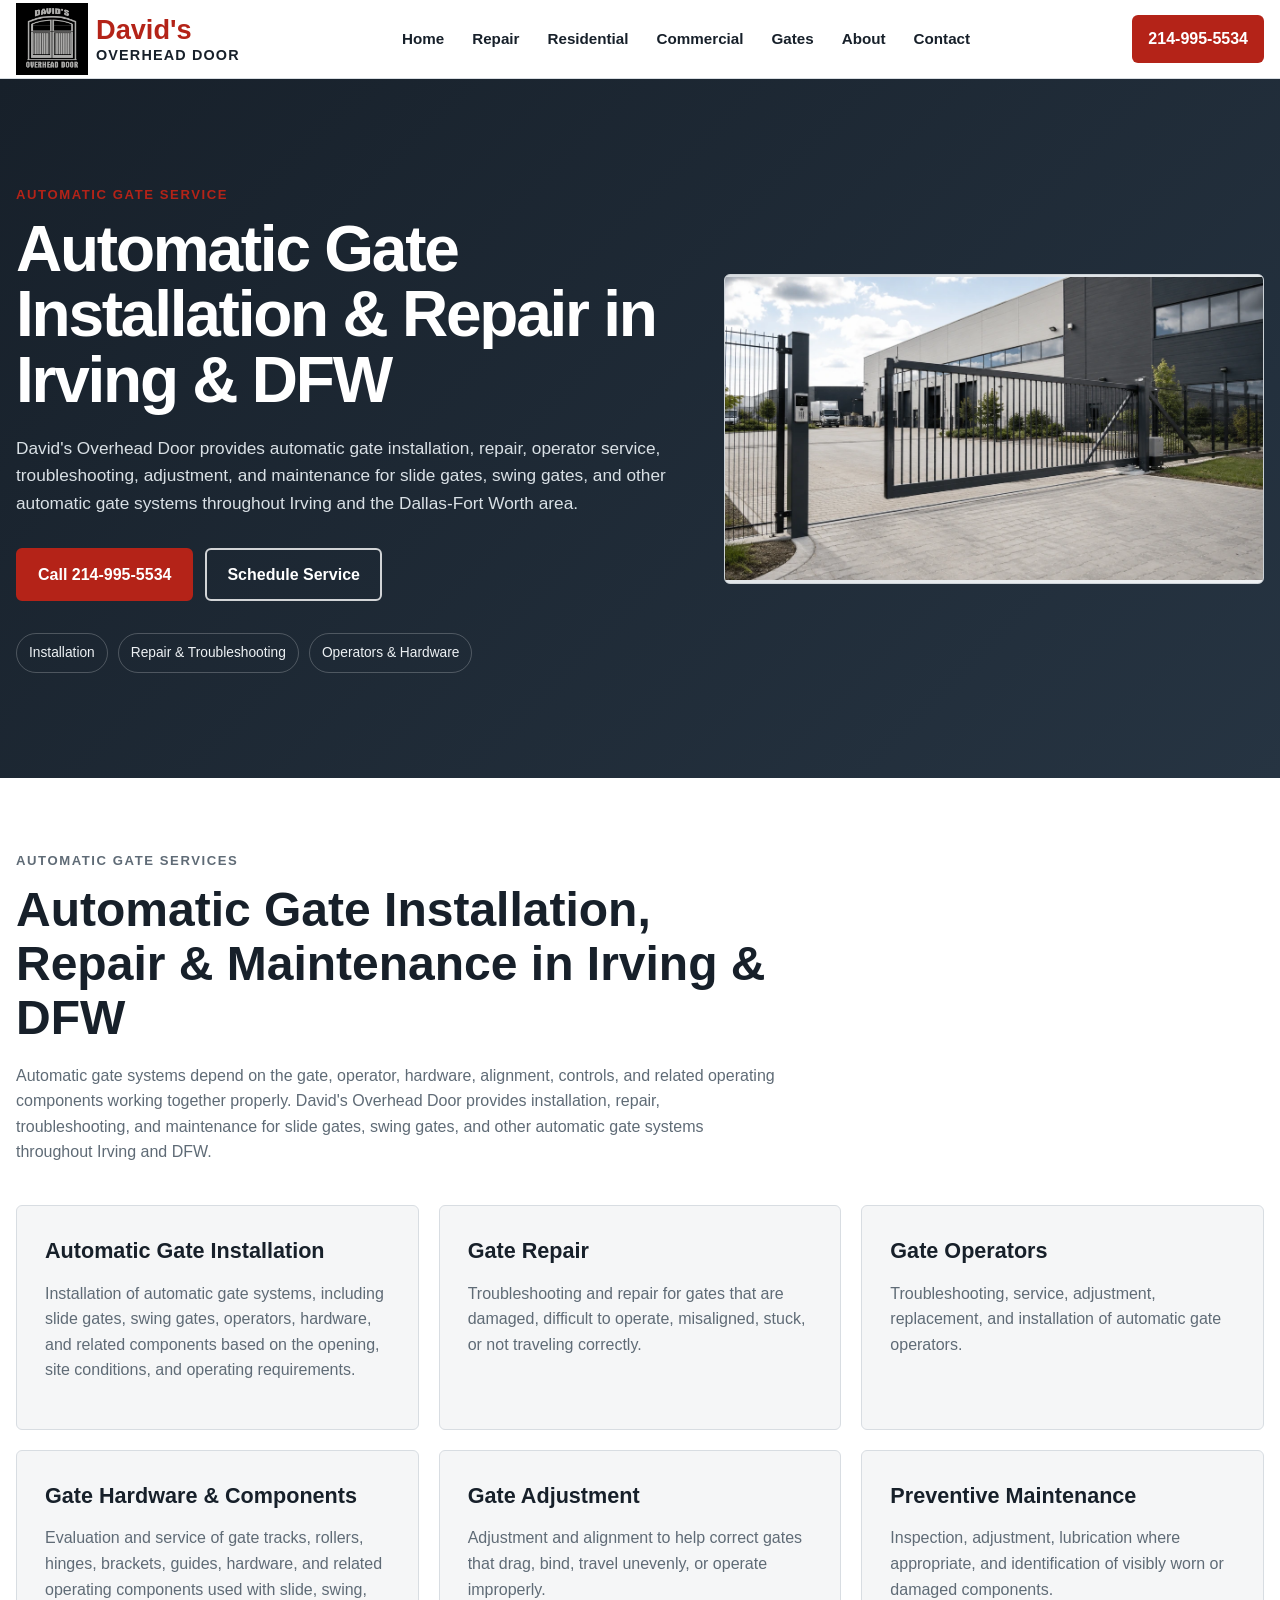
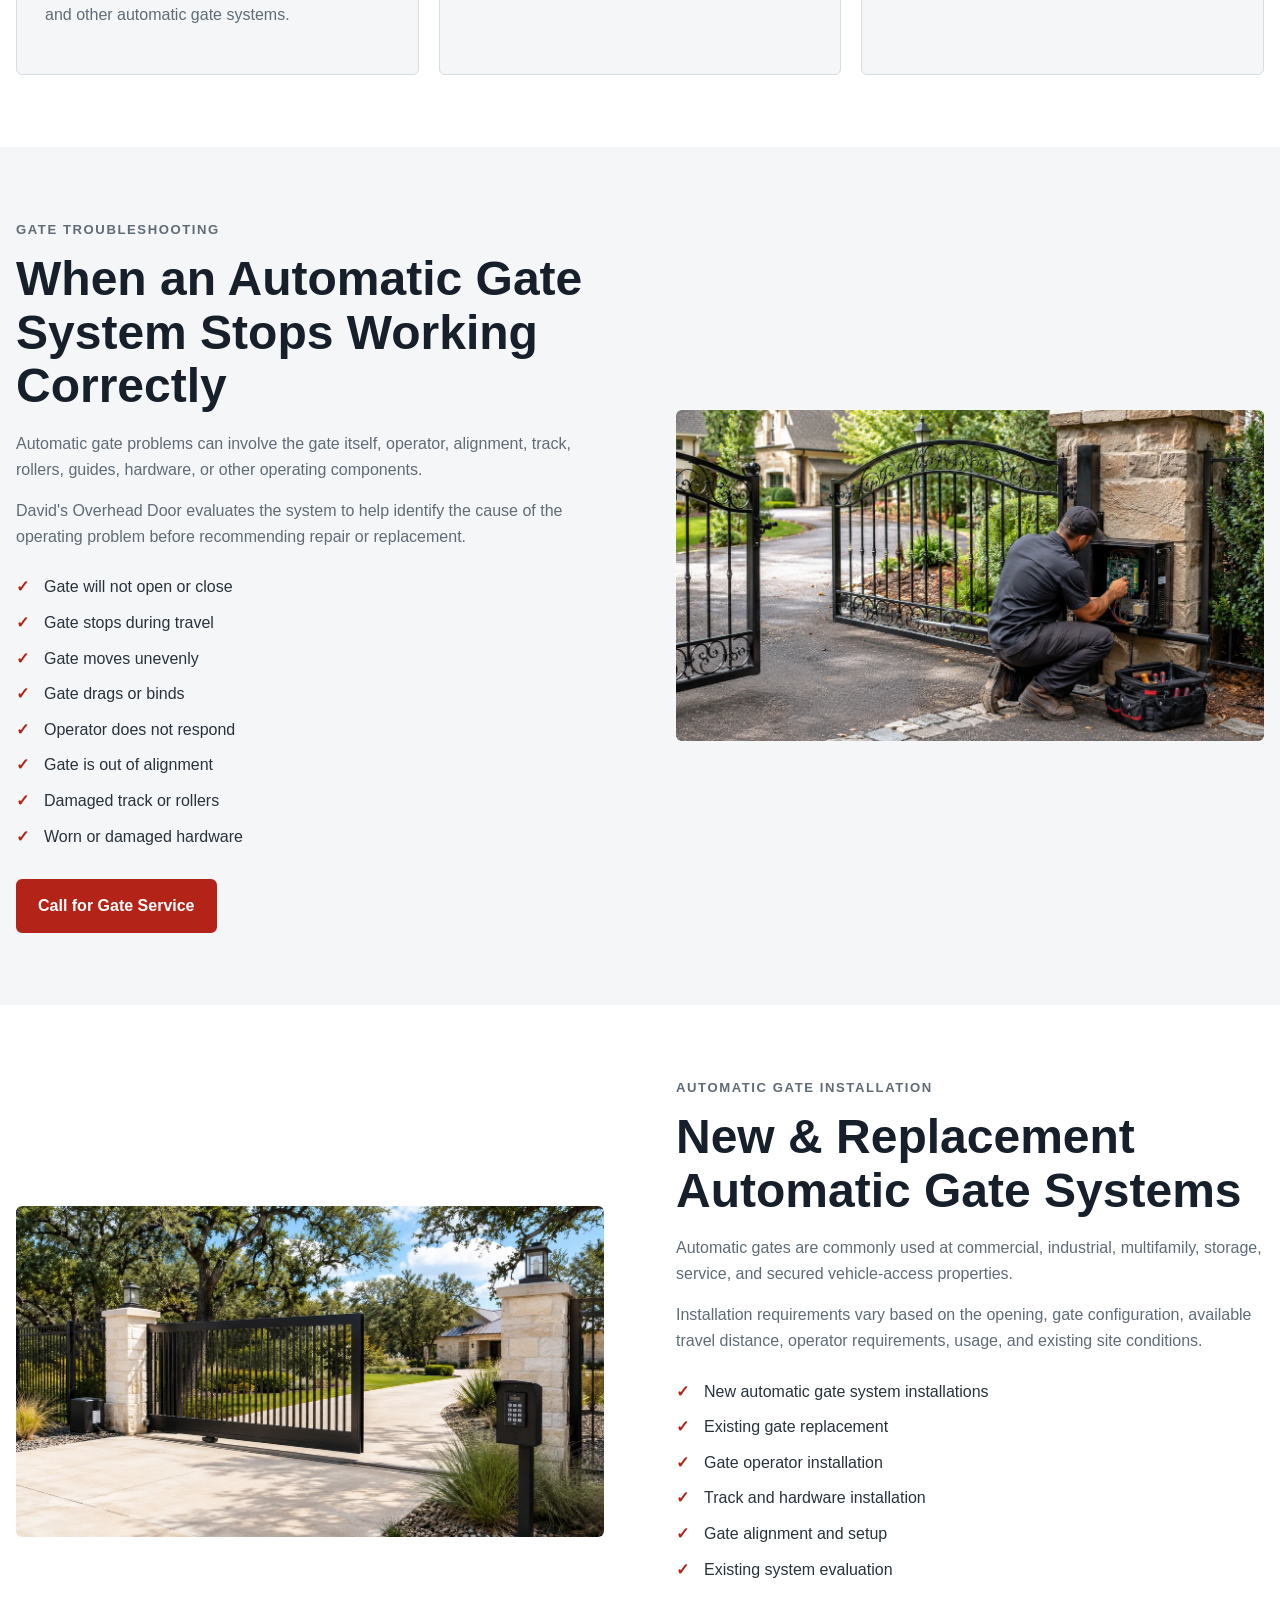
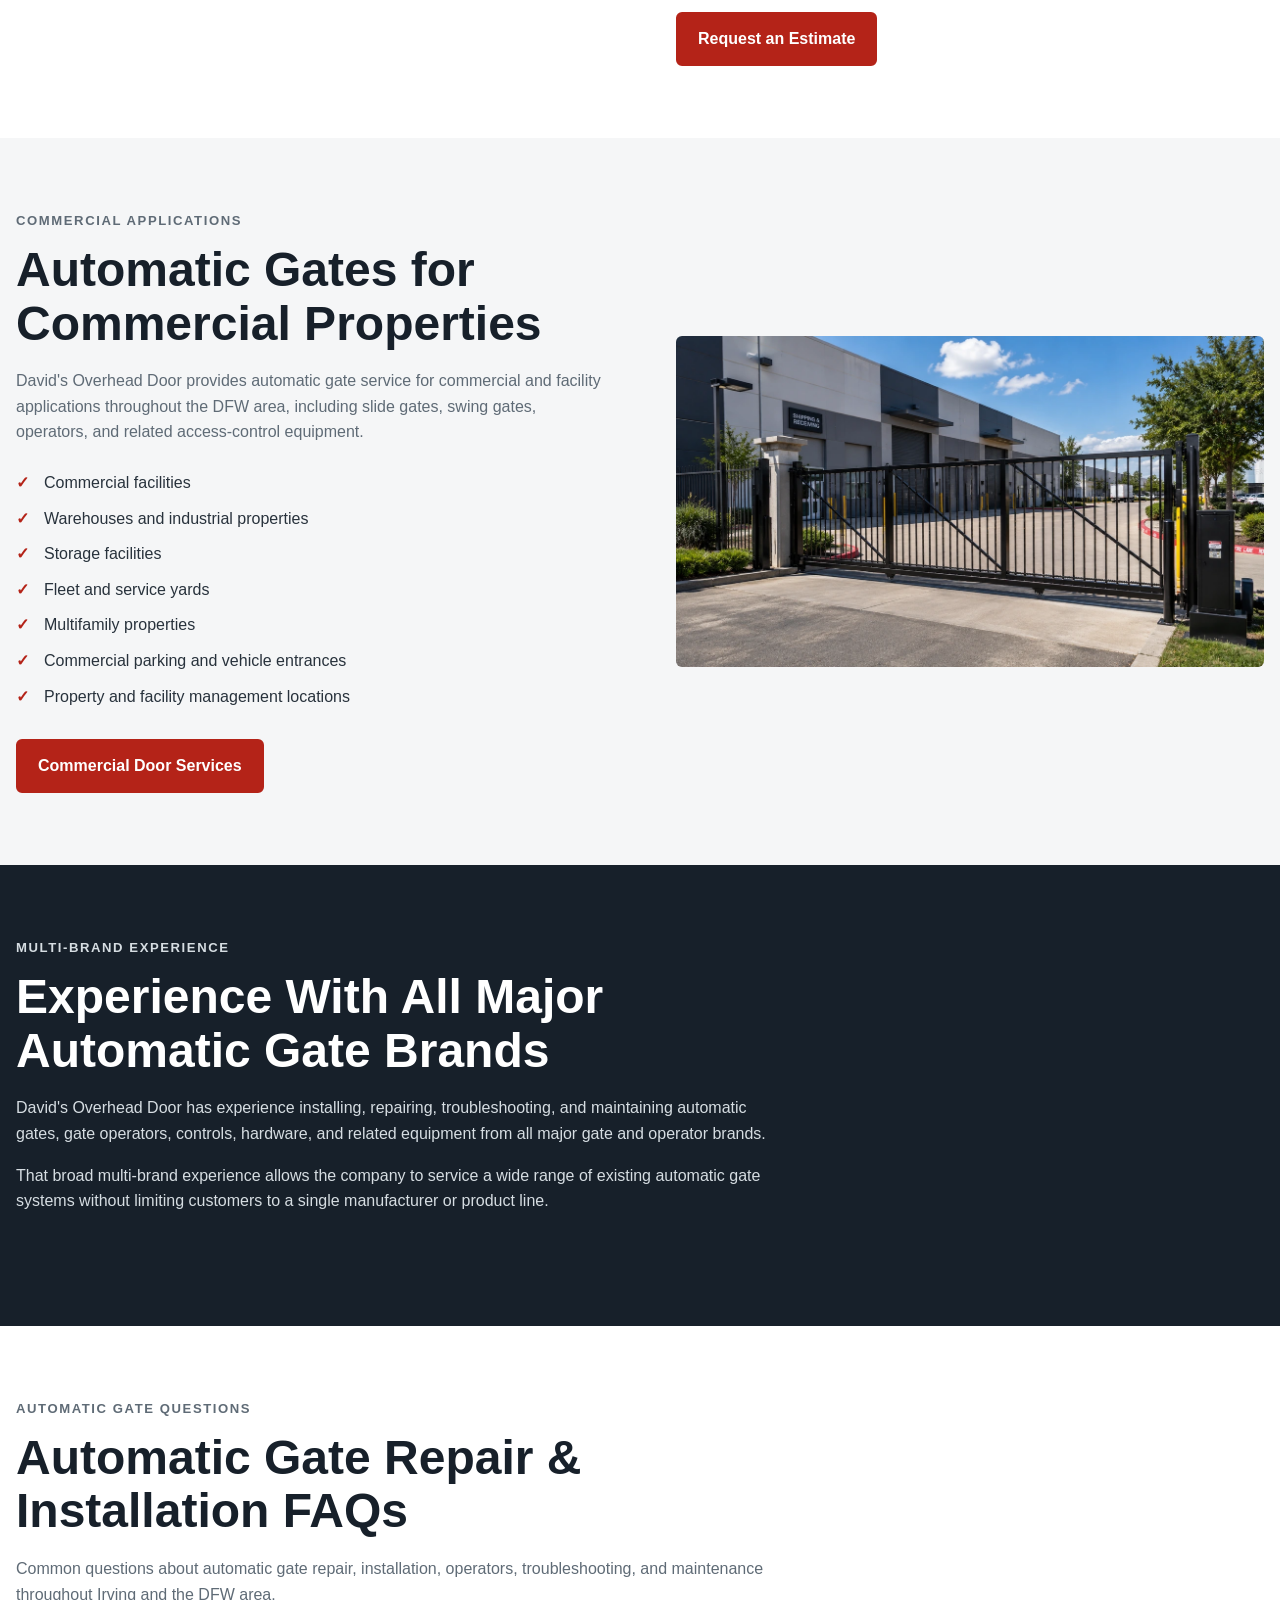
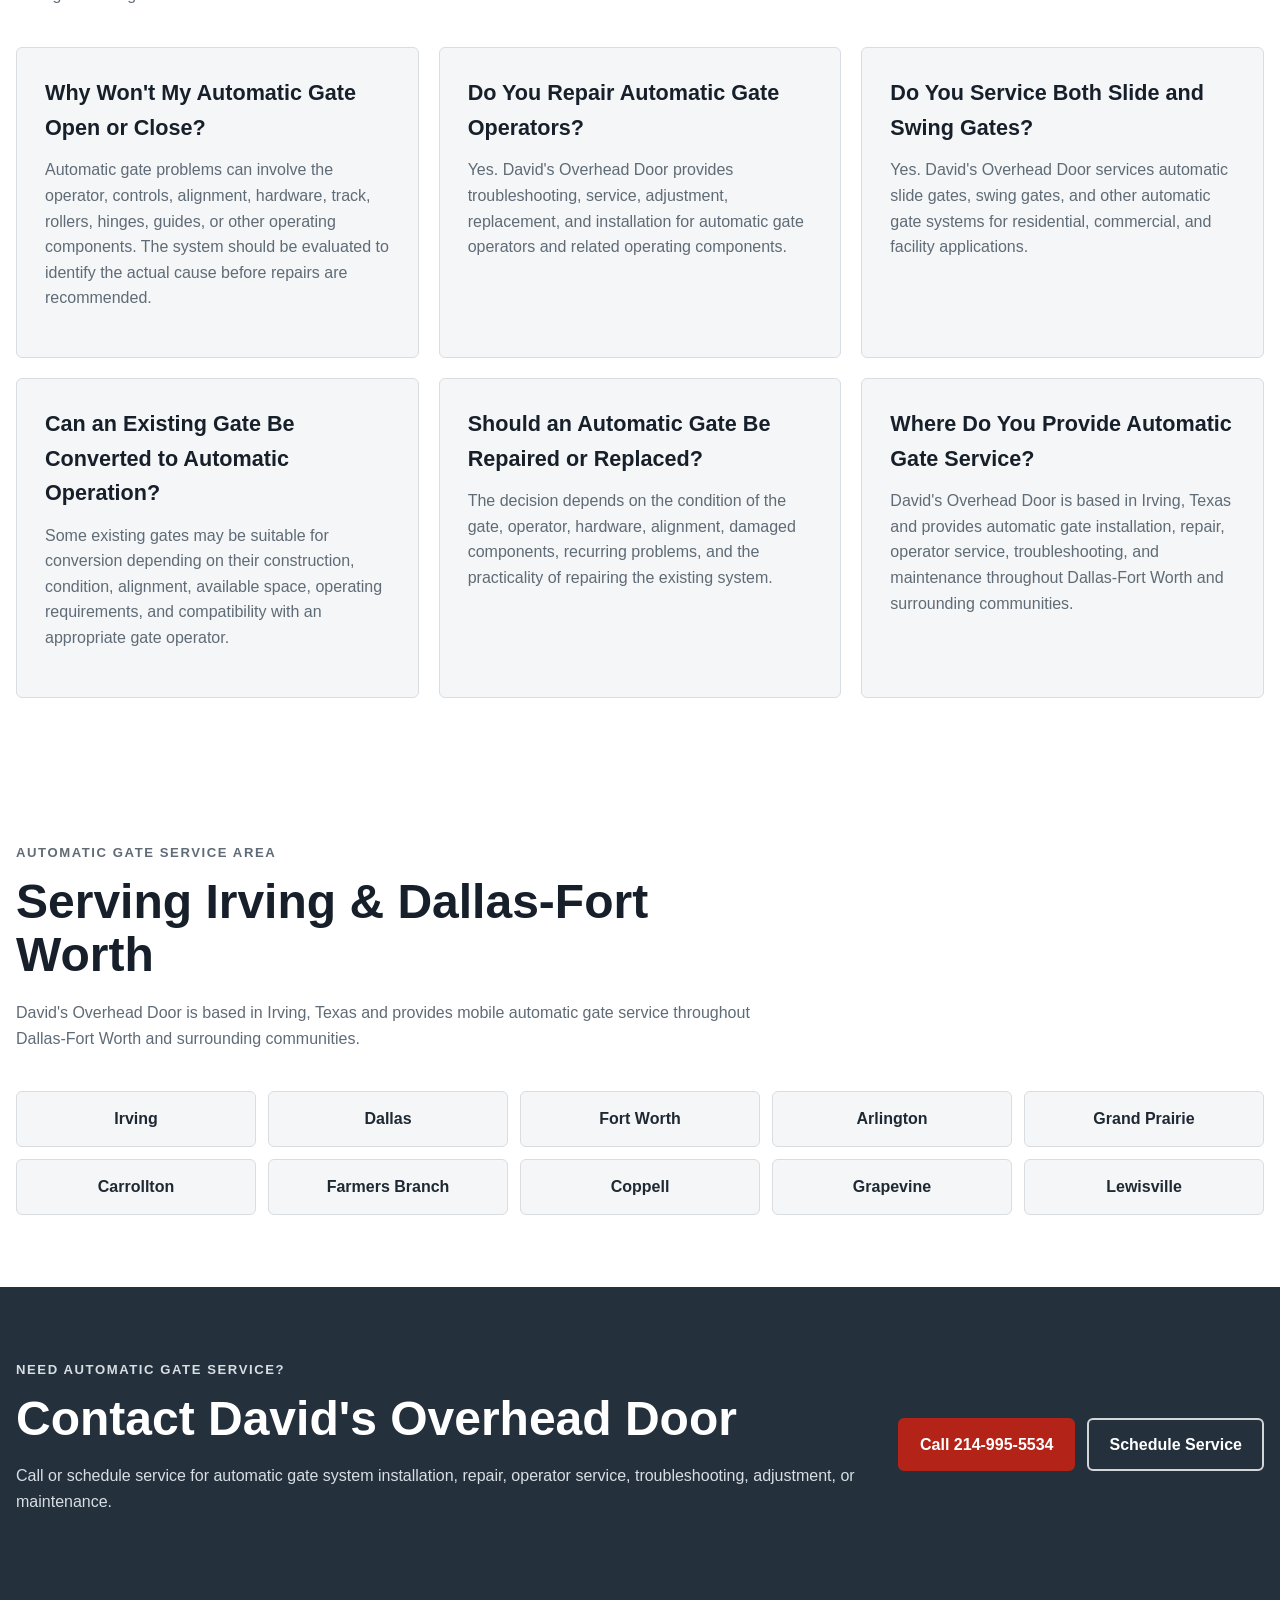
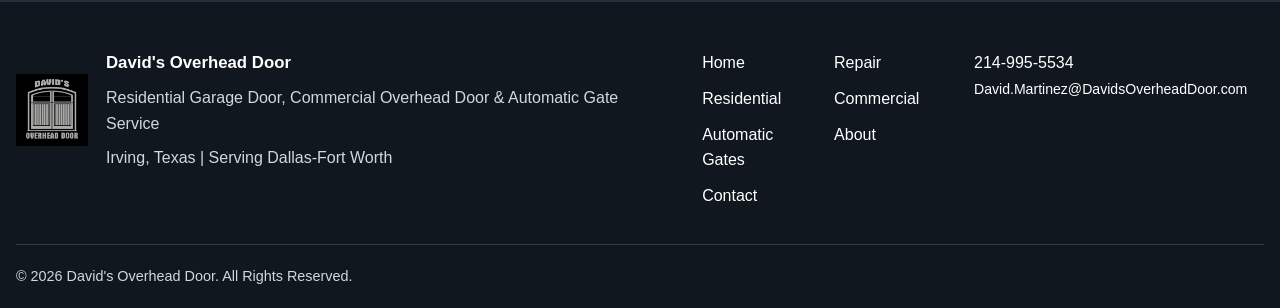
<file: automatic-slide-gates.html>
<!DOCTYPE html>
<html lang="en">
<head>
    <meta charset="UTF-8">

    <meta name="viewport" content="width=device-width, initial-scale=1.0">

    <title>Automatic Gate Repair & Installation | Irving & DFW</title>

    <meta
    name="description"
    content="David's Overhead Door provides automatic gate installation, repair, operator service, troubleshooting, adjustment, and maintenance for slide, swing, and other gate systems throughout Irving and DFW."
>

    <meta
    name="robots"
    content="index,follow,max-image-preview:large,max-snippet:-1,max-video-preview:-1"
>

    <link
        rel="canonical"
        href="https://www.davidsoverheaddoor.com/automatic-slide-gates.html"
    >

    <link
    rel="icon"
    type="image/png"
    href="images/branding/davids-overhead-door-logo-clean.png"
>
<script type="application/ld+json">
{
  "@context": "https://schema.org",
  "@graph": [
    {
      "@type": "WebPage",
      "@id": "https://www.davidsoverheaddoor.com/automatic-slide-gates.html#webpage",
      "url": "https://www.davidsoverheaddoor.com/automatic-slide-gates.html",
      "name": "Automatic Gate Repair & Installation | Irving & DFW",
      "description": "David's Overhead Door provides automatic gate installation, repair, operator service, troubleshooting, adjustment, and maintenance for slide, swing, and other gate systems throughout Irving and DFW.",
      "isPartOf": {
        "@id": "https://www.davidsoverheaddoor.com/#website"
      },
      "about": {
        "@id": "https://www.davidsoverheaddoor.com/#business"
      },
      "mainEntity": {
        "@id": "https://www.davidsoverheaddoor.com/automatic-slide-gates.html#service"
      }
    },
    {
      "@type": "Service",
      "@id": "https://www.davidsoverheaddoor.com/automatic-slide-gates.html#service",
      "name": "Automatic Gate Installation & Repair",
      "serviceType": "Automatic gate installation, repair, operator service, troubleshooting, adjustment, and maintenance for slide gates, swing gates, and other automatic gate systems",
      "url": "https://www.davidsoverheaddoor.com/automatic-slide-gates.html",
      "provider": {
        "@id": "https://www.davidsoverheaddoor.com/#business"
      },
      "areaServed": [
        {
          "@type": "City",
          "name": "Irving"
        },
        {
          "@type": "Place",
          "name": "Dallas-Fort Worth Metroplex"
        }
      ]
    }
  ]
}
</script>
<link rel="stylesheet" href="css/styles.css">
</head>

<body>

    <!-- HEADER -->
    <header class="site-header">

        <div class="container header-inner">

            <a href="index.html" class="site-logo">
    <img
        src="images/branding/davids-overhead-door-logo-clean.png"
        alt=""
        class="site-logo-mark"
    >

    <span class="site-logo-text">
        <span class="logo-name">David's</span>
        <span class="logo-description">Overhead Door</span>
    </span>
</a>

            <nav class="desktop-nav" aria-label="Main navigation">

                <a href="index.html">Home</a>

                <a href="garage-door-repair.html">
                    Repair
                </a>

                <a href="residential-garage-doors.html">
                    Residential
                </a>

                <a href="commercial-overhead-doors.html">
                    Commercial
                </a>

                <a href="automatic-slide-gates.html">
                    Gates
                </a>

                <a href="about.html">
                    About
                </a>

                <a href="contact.html">
                    Contact
                </a>

            </nav>

            <a
                href="tel:2149955534"
                class="header-phone"
            >
                214-995-5534
            </a>

            <button
                class="mobile-menu-button"
                id="mobileMenuButton"
                type="button"
                aria-label="Open navigation menu"
                aria-controls="mobileNavigation"
                aria-expanded="false"
            >
                ☰
            </button>

        </div>


        <nav
            class="mobile-nav"
            id="mobileNavigation"
            aria-label="Mobile navigation"
        >

            <a href="index.html">Home</a>

            <a href="garage-door-repair.html">
                Garage Door Repair
            </a>

            <a href="residential-garage-doors.html">
                Residential
            </a>

            <a href="commercial-overhead-doors.html">
                Commercial
            </a>

            <a href="automatic-slide-gates.html">
                Automatic Gates
            </a>

            <a href="about.html">
                About
            </a>

            <a href="contact.html">
                Contact
            </a>

            <a
                href="tel:2149955534"
                class="mobile-call-link"
            >
                Call 214-995-5534
            </a>

        </nav>

    </header>


    <main>

        <!-- HERO -->
        <section class="hero">

            <div class="container hero-inner">

                <div class="hero-content">

                    <p class="eyebrow">
                        Automatic Gate Service
                    </p>

                    <h1>
                        Automatic Gate Installation & Repair in Irving & DFW
                    </h1>

                    <p class="hero-description">
                        David's Overhead Door provides automatic gate installation,
                        repair, operator service, troubleshooting, adjustment, and
                        maintenance for slide gates, swing gates, and other automatic
                        gate systems throughout Irving and the Dallas-Fort Worth area.
                    </p>

                    <div class="hero-actions">

                        <a
                            href="tel:2149955534"
                            class="button button-primary"
                        >
                            Call 214-995-5534
                        </a>

                        <a
                            href="https://calendar.app.google/V84FLiSgbKi8K9Gj8"
                            class="button button-secondary"
                            target="_blank"
                            rel="noopener noreferrer"
                        >
                            Schedule Service
                        </a>

                    </div>

                    <div class="hero-features">

                        <span>Installation</span>

                        <span>Repair & Troubleshooting</span>

                        <span>Operators & Hardware</span>

                    </div>

                </div>


                <div class="hero-image-placeholder">
                    <img
                        src="images/services/automatic-slide-gate-hero.webp"
                        alt="Automatic sliding driveway gate with gate operator and David's Overhead Door service truck"
                        class="hero-photo"
                        fetchpriority="high"
                    >
                </div>

            </div>

        </section>


        <!-- SERVICES -->
        <section class="section">

            <div class="container">

                <div class="section-heading">

                    <p class="eyebrow">
                        Automatic Gate Services
                    </p>

                    <h2>
                        Automatic Gate Installation, Repair & Maintenance in Irving & DFW
                    </h2>

                    <p>
                        Automatic gate systems depend on the gate, operator,
                        hardware, alignment, controls, and related operating
                        components working together properly. David's Overhead
                        Door provides installation, repair, troubleshooting, and
                        maintenance for slide gates, swing gates, and other
                        automatic gate systems throughout Irving and DFW.
                    </p>

                </div>


                <div class="service-grid">

                    <article class="service-card">

                        <h3>
                            Automatic Gate Installation
                        </h3>

                        <p>
                            Installation of automatic gate systems, including
                            slide gates, swing gates, operators, hardware, and
                            related components based on the opening, site
                            conditions, and operating requirements.
                        </p>

                    </article>


                    <article class="service-card">

                        <h3>
                            Gate Repair
                        </h3>

                        <p>
                            Troubleshooting and repair for gates that are
                            damaged, difficult to operate, misaligned, stuck,
                            or not traveling correctly.
                        </p>

                    </article>


                    <article class="service-card">

                        <h3>
                            Gate Operators
                        </h3>

                        <p>
                            Troubleshooting, service, adjustment, replacement,
                            and installation of automatic gate operators.
                        </p>

                    </article>


                    <article class="service-card">

                        <h3>
                            Gate Hardware & Components
                        </h3>

                        <p>
                            Evaluation and service of gate tracks, rollers,
                            hinges, brackets, guides, hardware, and related
                            operating components used with slide, swing, and
                            other automatic gate systems.
                        </p>

                    </article>


                    <article class="service-card">

                        <h3>
                            Gate Adjustment
                        </h3>

                        <p>
                            Adjustment and alignment to help correct gates that
                            drag, bind, travel unevenly, or operate improperly.
                        </p>

                    </article>


                    <article class="service-card">

                        <h3>
                            Preventive Maintenance
                        </h3>

                        <p>
                            Inspection, adjustment, lubrication where
                            appropriate, and identification of visibly worn or
                            damaged components.
                        </p>

                    </article>

                </div>

            </div>

        </section>


        <!-- TROUBLESHOOTING -->
        <section class="section commercial-home">

            <div class="container two-column">

                <div class="content-column">

                    <p class="eyebrow">
                        Gate Troubleshooting
                    </p>

                    <h2>
                        When an Automatic Gate System Stops Working Correctly
                    </h2>

                    <p>
                        Automatic gate problems can involve the gate itself,
                        operator, alignment, track, rollers, guides, hardware,
                        or other operating components.
                    </p>

                    <p>
                        David's Overhead Door evaluates the system to help
                        identify the cause of the operating problem before
                        recommending repair or replacement.
                    </p>

                    <ul class="service-list">

                        <li>Gate will not open or close</li>

                        <li>Gate stops during travel</li>

                        <li>Gate moves unevenly</li>

                        <li>Gate drags or binds</li>

                        <li>Operator does not respond</li>

                        <li>Gate is out of alignment</li>

                        <li>Damaged track or rollers</li>

                        <li>Worn or damaged hardware</li>

                    </ul>

                    <a
                        href="tel:2149955534"
                        class="button button-primary"
                    >
                        Call for Gate Service
                    </a>

                </div>


                <div class="content-photo">
                    <img
                        src="images/services/automatic-slide-gate-repair-troubleshooting.webp"
                        alt="Technician troubleshooting an automatic gate operator and control system"
                        loading="lazy"
                    >
                </div>

            </div>

        </section>


        <!-- INSTALLATION -->
        <section class="section">

            <div class="container two-column">

                <div class="content-photo">
                    <img
                        src="images/services/automatic-slide-gate-installation.webp"
                        alt="Automatic sliding driveway gate installation with gate operator and access keypad"
                        loading="lazy"
                    >
                </div>


                <div class="content-column">

                    <p class="eyebrow">
                        Automatic Gate Installation
                    </p>

                    <h2>
                        New & Replacement Automatic Gate Systems
                    </h2>

                    <p>
                        Automatic gates are commonly used at commercial,
                        industrial, multifamily, storage, service, and secured
                        vehicle-access properties.
                    </p>

                    <p>
                        Installation requirements vary based on the opening,
                        gate configuration, available travel distance, operator
                        requirements, usage, and existing site conditions.
                    </p>

                    <ul class="service-list">

                        <li>New automatic gate system installations</li>

                        <li>Existing gate replacement</li>

                        <li>Gate operator installation</li>

                        <li>Track and hardware installation</li>

                        <li>Gate alignment and setup</li>

                        <li>Existing system evaluation</li>

                    </ul>

                    <a
                        href="contact.html"
                        class="button button-primary"
                    >
                        Request an Estimate
                    </a>

                </div>

            </div>

        </section>


        <!-- COMMERCIAL APPLICATIONS -->
        <section class="section commercial-home">

            <div class="container two-column">

                <div class="content-column">

                    <p class="eyebrow">
                        Commercial Applications
                    </p>

                    <h2>
                        Automatic Gates for Commercial Properties
                    </h2>

                    <p>
                        David's Overhead Door provides automatic gate service
                        for commercial and facility applications throughout the
                        DFW area, including slide gates, swing gates, operators,
                        and related access-control equipment.
                    </p>

                    <ul class="service-list">

                        <li>Commercial facilities</li>

                        <li>Warehouses and industrial properties</li>

                        <li>Storage facilities</li>

                        <li>Fleet and service yards</li>

                        <li>Multifamily properties</li>

                        <li>Commercial parking and vehicle entrances</li>

                        <li>Property and facility management locations</li>

                    </ul>

                    <a
                        href="commercial-overhead-doors.html"
                        class="button button-primary"
                    >
                        Commercial Door Services
                    </a>

                </div>


                <div class="content-photo">
                    <img
                        src="images/services/commercial-automatic-slide-gate.webp"
                        alt="Commercial automatic security gate systems at an industrial shipping and receiving facility"
                        loading="lazy"
                    >
                </div>

            </div>

        </section>


        <!-- EXPERIENCE -->
        <section class="section manufacturer-experience">

            <div class="container">

                <div class="section-heading">

                    <p class="eyebrow">
                        Multi-Brand Experience
                    </p>

                    <h2>
                        Experience With All Major Automatic Gate Brands
                    </h2>

                    <p>
                        David's Overhead Door has experience installing, repairing,
                        troubleshooting, and maintaining automatic gates, gate
                        operators, controls, hardware, and related equipment from
                        all major gate and operator brands.
                    </p>

                    <p>
                        That broad multi-brand experience allows the company to
                        service a wide range of existing automatic gate systems
                        without limiting customers to a single manufacturer or
                        product line.
                    </p>

                </div>

            </div>

        </section>

<!-- AUTOMATIC GATE FAQ -->
<section class="section">

    <div class="container">

        <div class="section-heading">

            <p class="eyebrow">
                Automatic Gate Questions
            </p>

            <h2>
                Automatic Gate Repair & Installation FAQs
            </h2>

            <p>
                Common questions about automatic gate repair,
                installation, operators, troubleshooting, and
                maintenance throughout Irving and the DFW area.
            </p>

        </div>


        <div class="service-grid">

            <article class="service-card">

                <h3>
                    Why Won't My Automatic Gate Open or Close?
                </h3>

                <p>
                    Automatic gate problems can involve the operator,
                    controls, alignment, hardware, track, rollers,
                    hinges, guides, or other operating components.
                    The system should be evaluated to identify the
                    actual cause before repairs are recommended.
                </p>

            </article>


            <article class="service-card">

                <h3>
                    Do You Repair Automatic Gate Operators?
                </h3>

                <p>
                    Yes. David's Overhead Door provides troubleshooting,
                    service, adjustment, replacement, and installation
                    for automatic gate operators and related operating
                    components.
                </p>

            </article>


            <article class="service-card">

                <h3>
                    Do You Service Both Slide and Swing Gates?
                </h3>

                <p>
                    Yes. David's Overhead Door services automatic slide
                    gates, swing gates, and other automatic gate systems
                    for residential, commercial, and facility applications.
                </p>

            </article>


            <article class="service-card">

                <h3>
                    Can an Existing Gate Be Converted to Automatic Operation?
                </h3>

                <p>
                    Some existing gates may be suitable for conversion
                    depending on their construction, condition, alignment,
                    available space, operating requirements, and compatibility
                    with an appropriate gate operator.
                </p>

            </article>


            <article class="service-card">

                <h3>
                    Should an Automatic Gate Be Repaired or Replaced?
                </h3>

                <p>
                    The decision depends on the condition of the gate,
                    operator, hardware, alignment, damaged components,
                    recurring problems, and the practicality of repairing
                    the existing system.
                </p>

            </article>


            <article class="service-card">

                <h3>
                    Where Do You Provide Automatic Gate Service?
                </h3>

                <p>
                    David's Overhead Door is based in Irving, Texas and
                    provides automatic gate installation, repair, operator
                    service, troubleshooting, and maintenance throughout
                    Dallas-Fort Worth and surrounding communities.
                </p>

            </article>

        </div>

    </div>

</section>

        <!-- SERVICE AREA -->
        <section class="section service-area">

            <div class="container">

                <div class="section-heading">

                    <p class="eyebrow">
                        Automatic Gate Service Area
                    </p>

                    <h2>
                        Serving Irving & Dallas-Fort Worth
                    </h2>

                    <p>
                        David's Overhead Door is based in Irving, Texas and
                        provides mobile automatic gate service throughout
                        Dallas-Fort Worth and surrounding communities.
                    </p>

                </div>


                <div class="city-grid">

                    <span>Irving</span>

                    <span>Dallas</span>

                    <span>Fort Worth</span>

                    <span>Arlington</span>

                    <span>Grand Prairie</span>

                    <span>Carrollton</span>

                    <span>Farmers Branch</span>

                    <span>Coppell</span>

                    <span>Grapevine</span>

                    <span>Lewisville</span>

                </div>

            </div>

        </section>


        <!-- CTA -->
        <section class="section final-cta">

            <div class="container final-cta-inner">

                <div>

                    <p class="eyebrow">
                        Need Automatic Gate Service?
                    </p>

                    <h2>
                        Contact David's Overhead Door
                    </h2>

                    <p>
                        Call or schedule service for automatic gate system
                        installation, repair, operator service, troubleshooting,
                        adjustment, or maintenance.
                    </p>

                </div>


                <div class="cta-actions">

                    <a
                        href="tel:2149955534"
                        class="button button-primary"
                    >
                        Call 214-995-5534
                    </a>

                    <a
                        href="https://calendar.app.google/V84FLiSgbKi8K9Gj8"
                        class="button button-secondary"
                        target="_blank"
                        rel="noopener noreferrer"
                    >
                        Schedule Service
                    </a>

                </div>

            </div>

        </section>

    </main>


    <!-- FOOTER -->
    <footer class="site-footer">

        <div class="container footer-inner">

            <div class="footer-business">

                <div class="footer-brand-row">

                    <img
                        src="images/branding/davids-overhead-door-logo-clean.png"
                        alt=""
                        class="footer-logo"
                        loading="lazy"
                    >

                    <div class="footer-business-text">

                    <strong>
                        David's Overhead Door
                    </strong>

                    <p>
                        Residential Garage Door, Commercial Overhead Door & Automatic Gate Service
                    </p>

                    <p>
                        Irving, Texas | Serving Dallas-Fort Worth
                    </p>

                </div>

            </div>

        </div>


            <div class="footer-links">

                <a href="index.html">Home</a>

                <a href="garage-door-repair.html">Repair</a>

                <a href="residential-garage-doors.html">Residential</a>

                <a href="commercial-overhead-doors.html">Commercial</a>

                <a href="automatic-slide-gates.html">Automatic Gates</a>

                <a href="about.html">About</a>

                <a href="contact.html">Contact</a>

            </div>


            <div class="footer-contact">

                <a href="tel:2149955534">
                    214-995-5534
                </a>

                <br>

                <a href="mailto:David.Martinez@DavidsOverheadDoor.com">
                    David.Martinez@DavidsOverheadDoor.com
                </a>

            </div>

        </div>


        <div class="container footer-bottom">

            <p>
                &copy;
                <span id="currentYear"></span>
                David's Overhead Door. All Rights Reserved.
            </p>

        </div>

    </footer>


    <script src="js/main.js"></script>

</body>
</html>
</file>
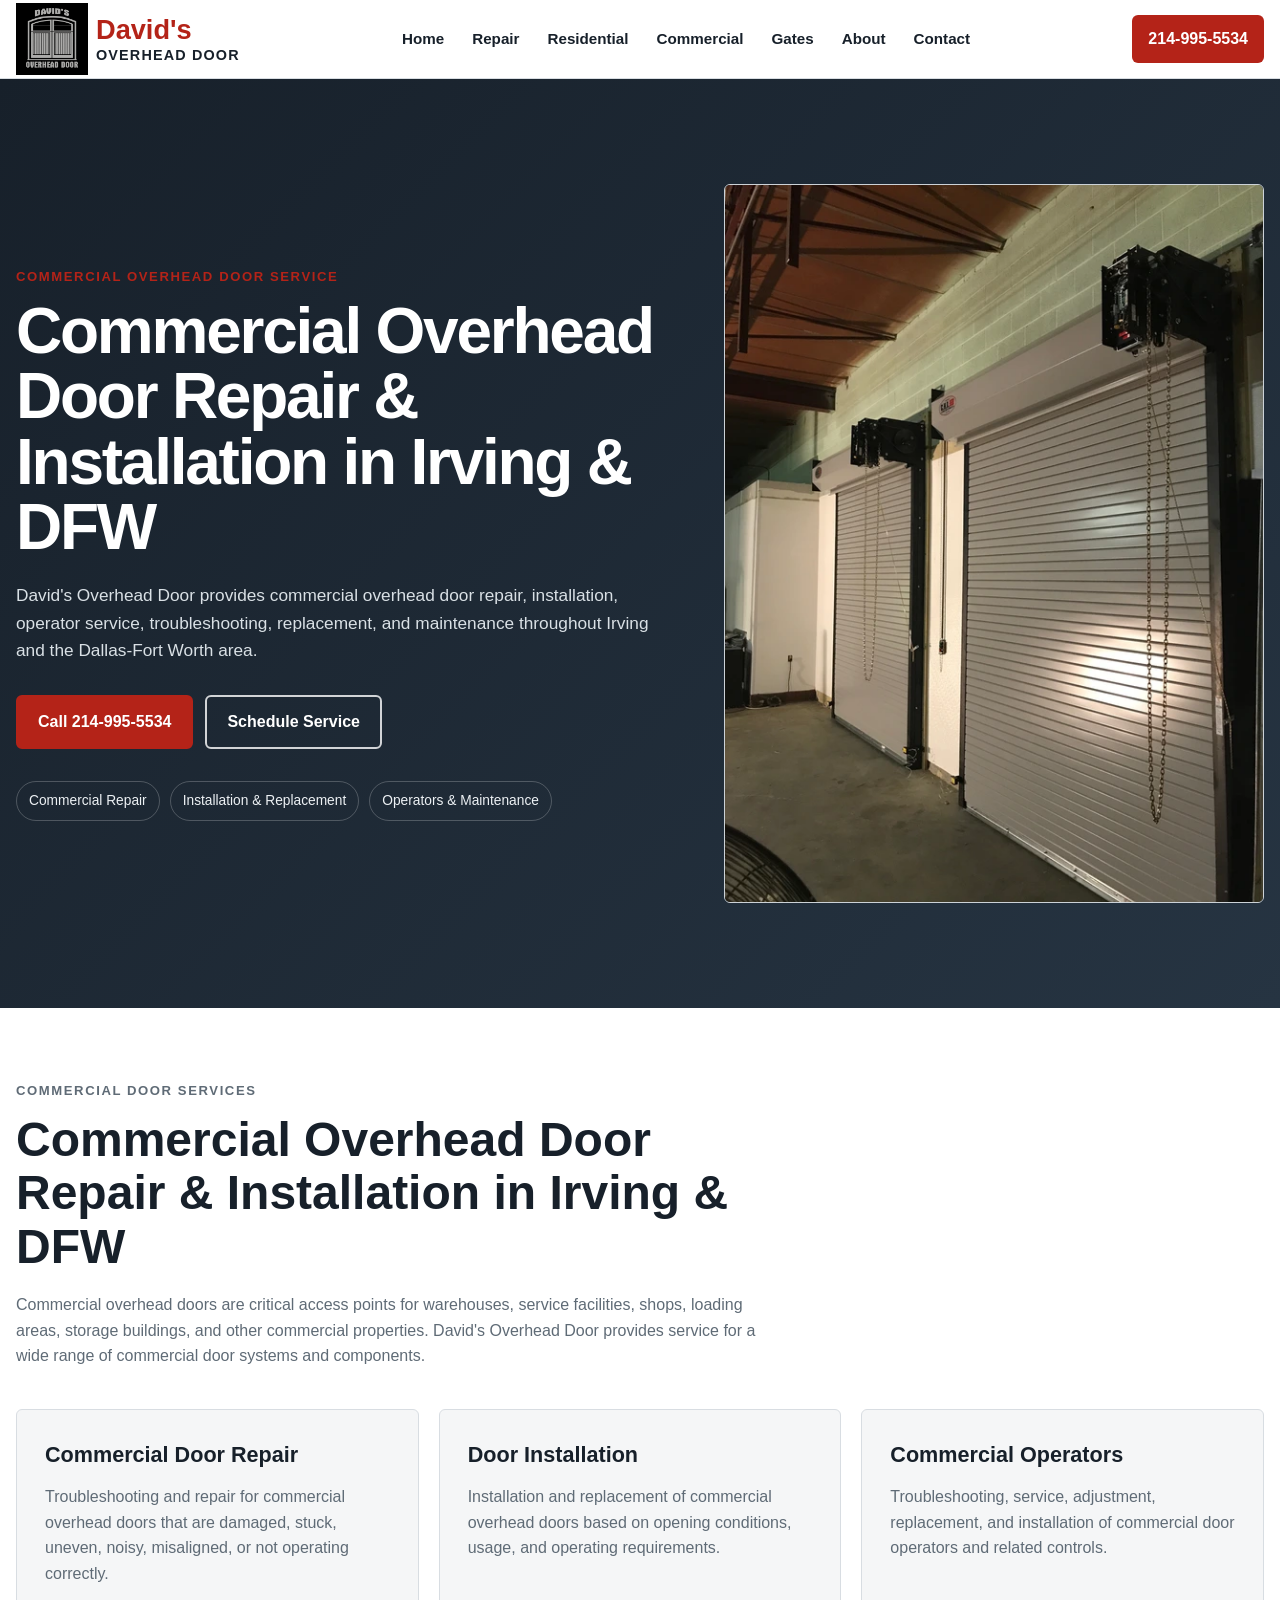
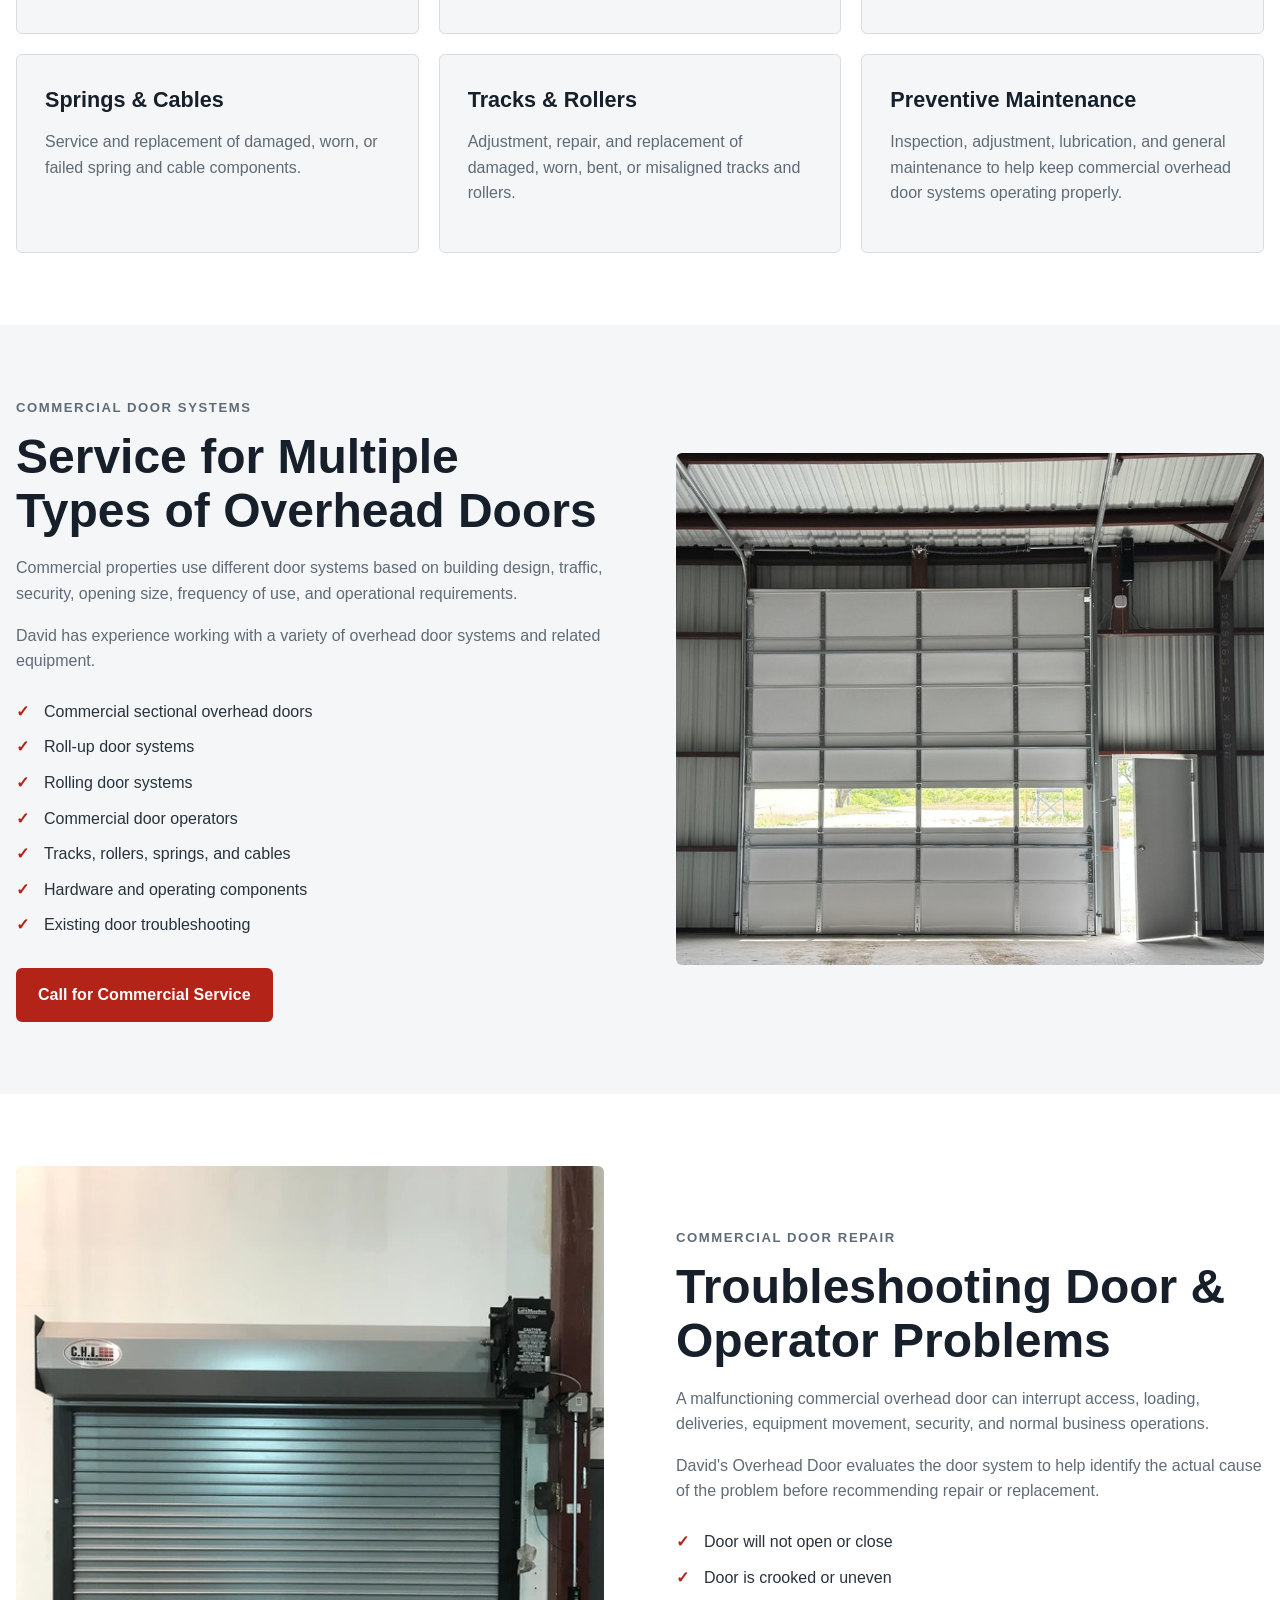
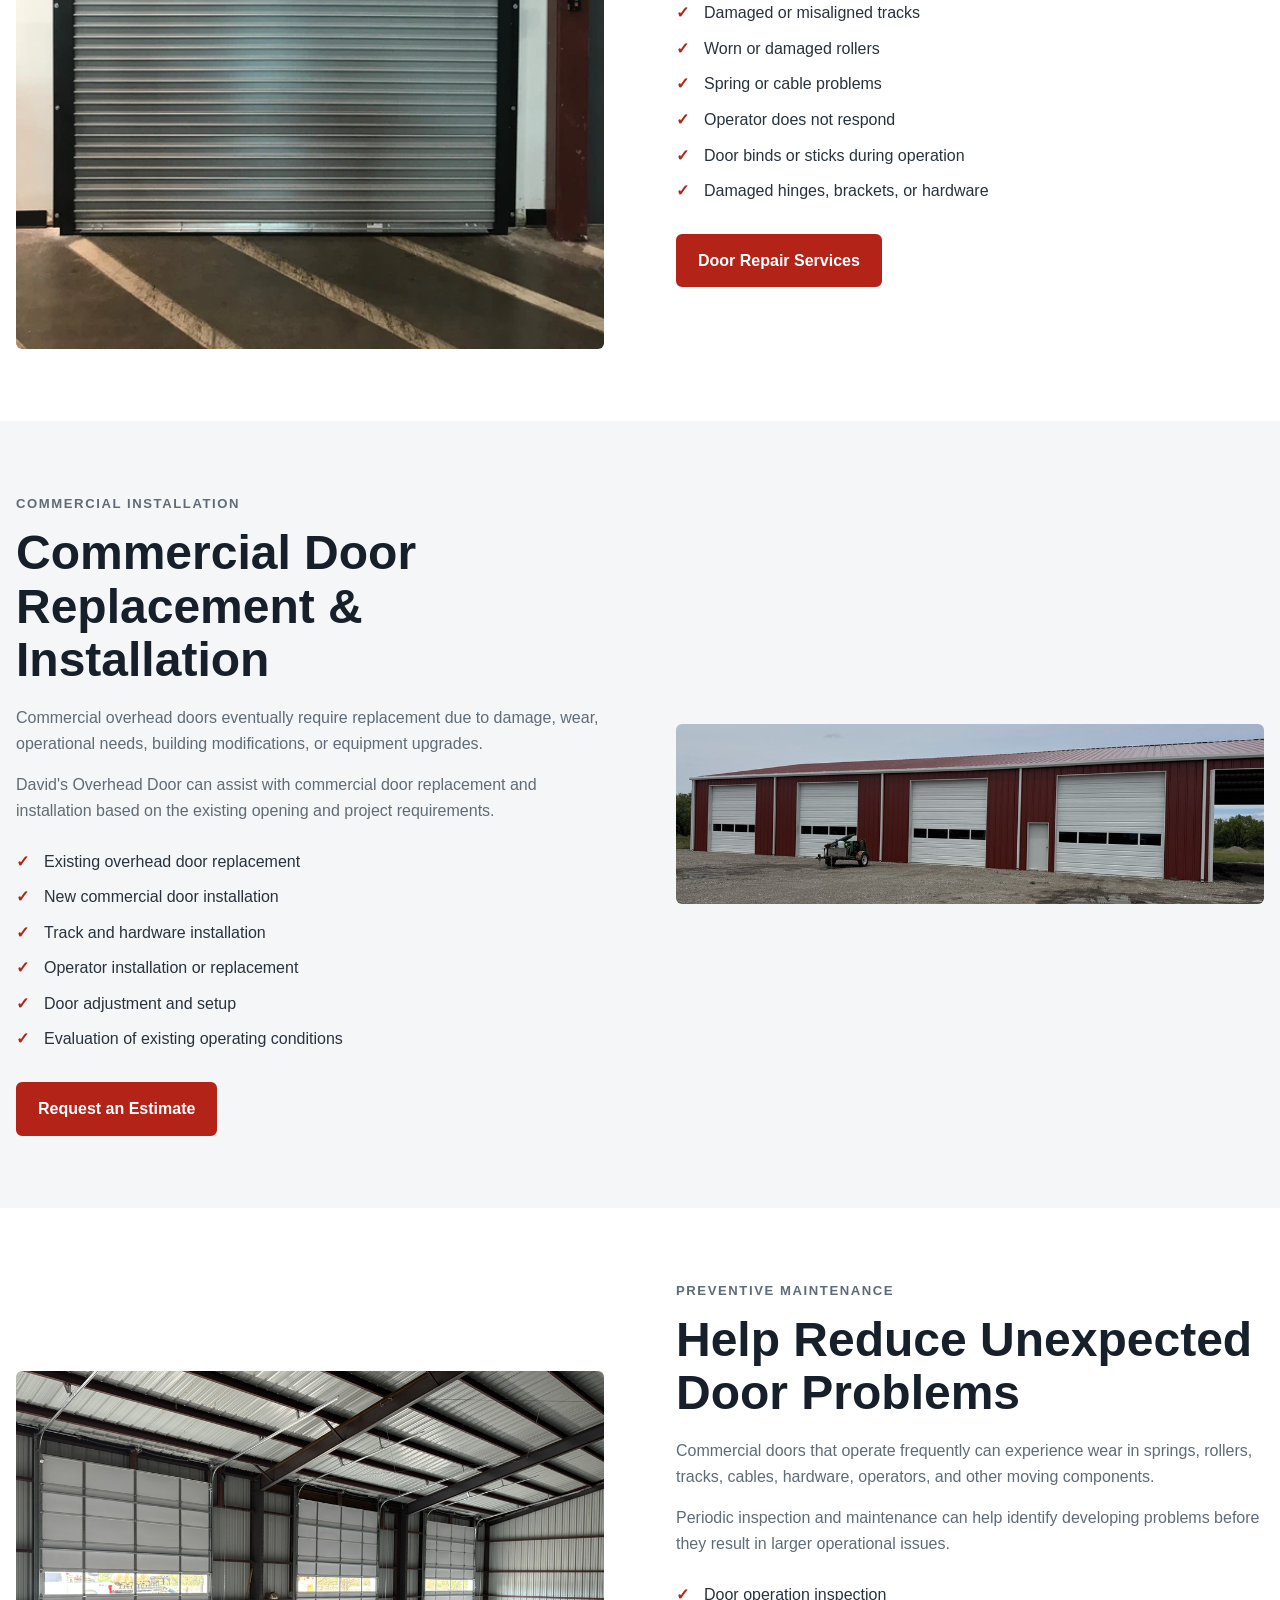
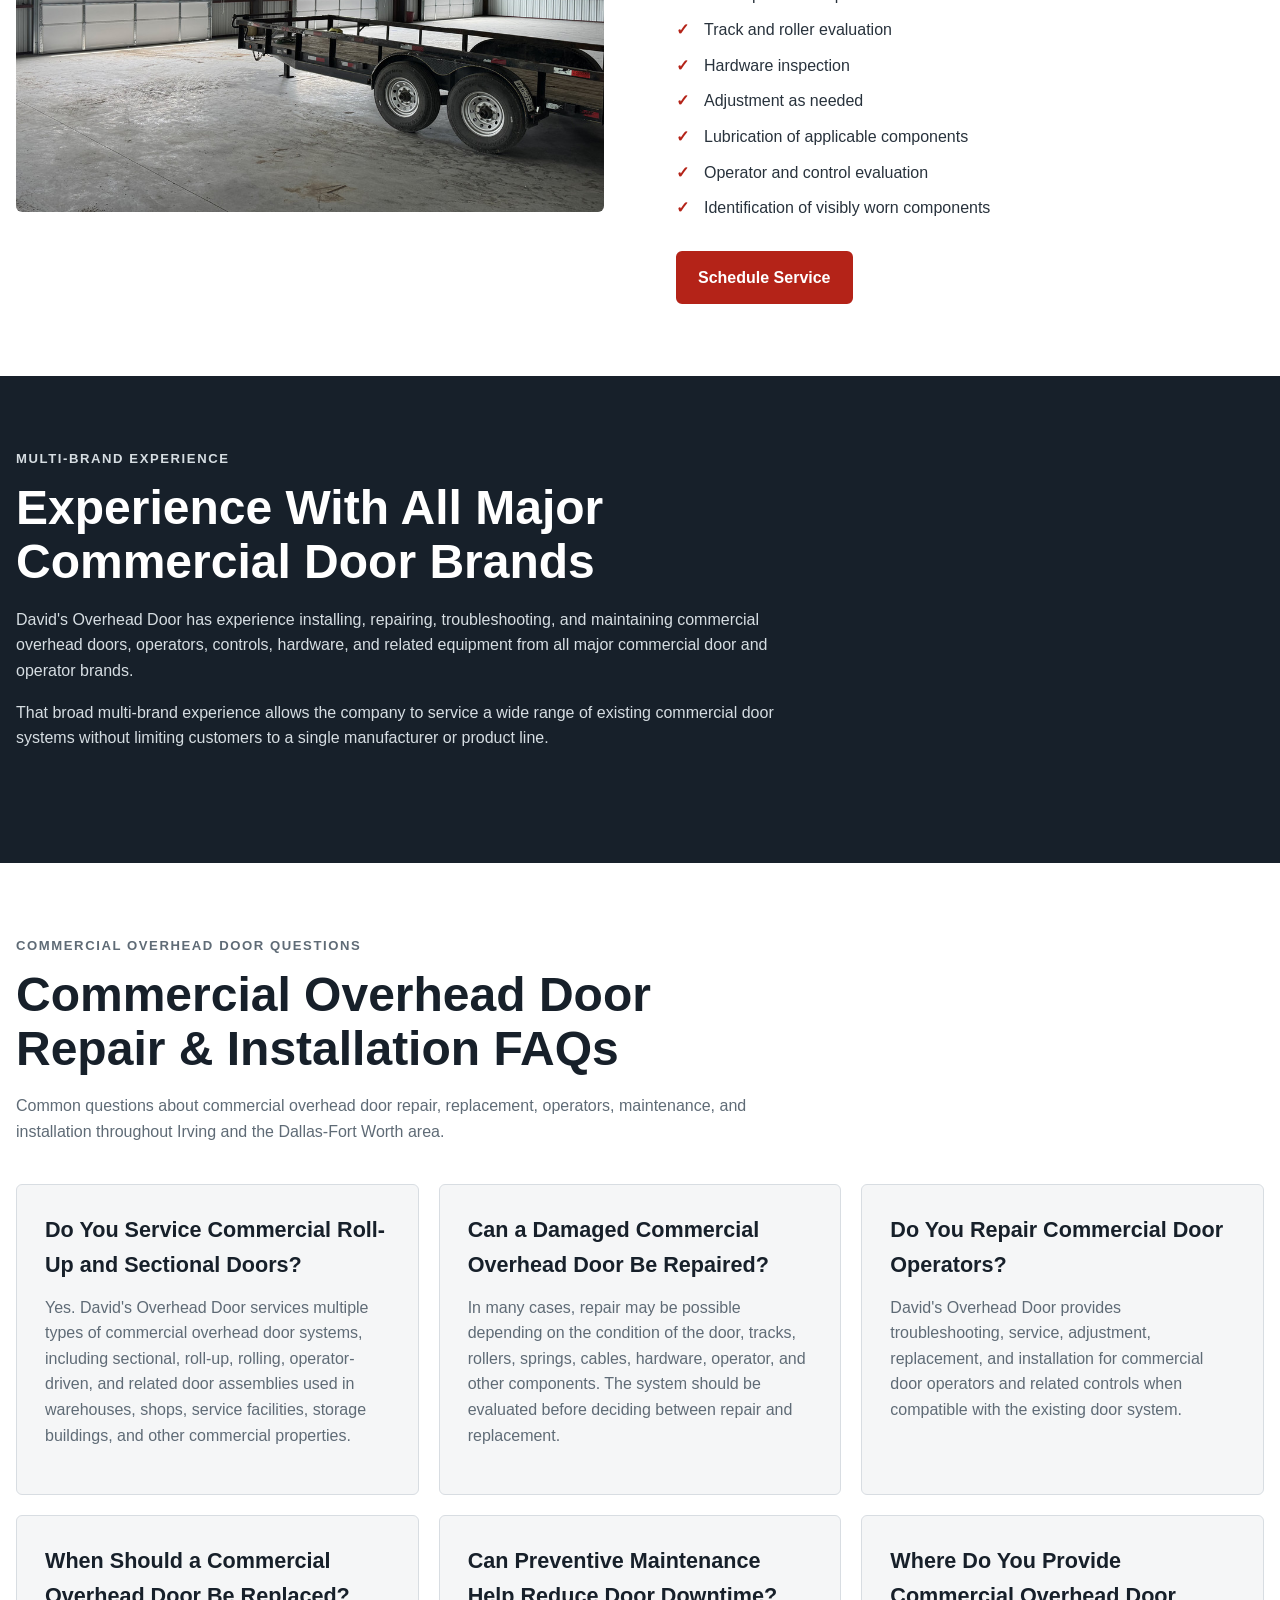
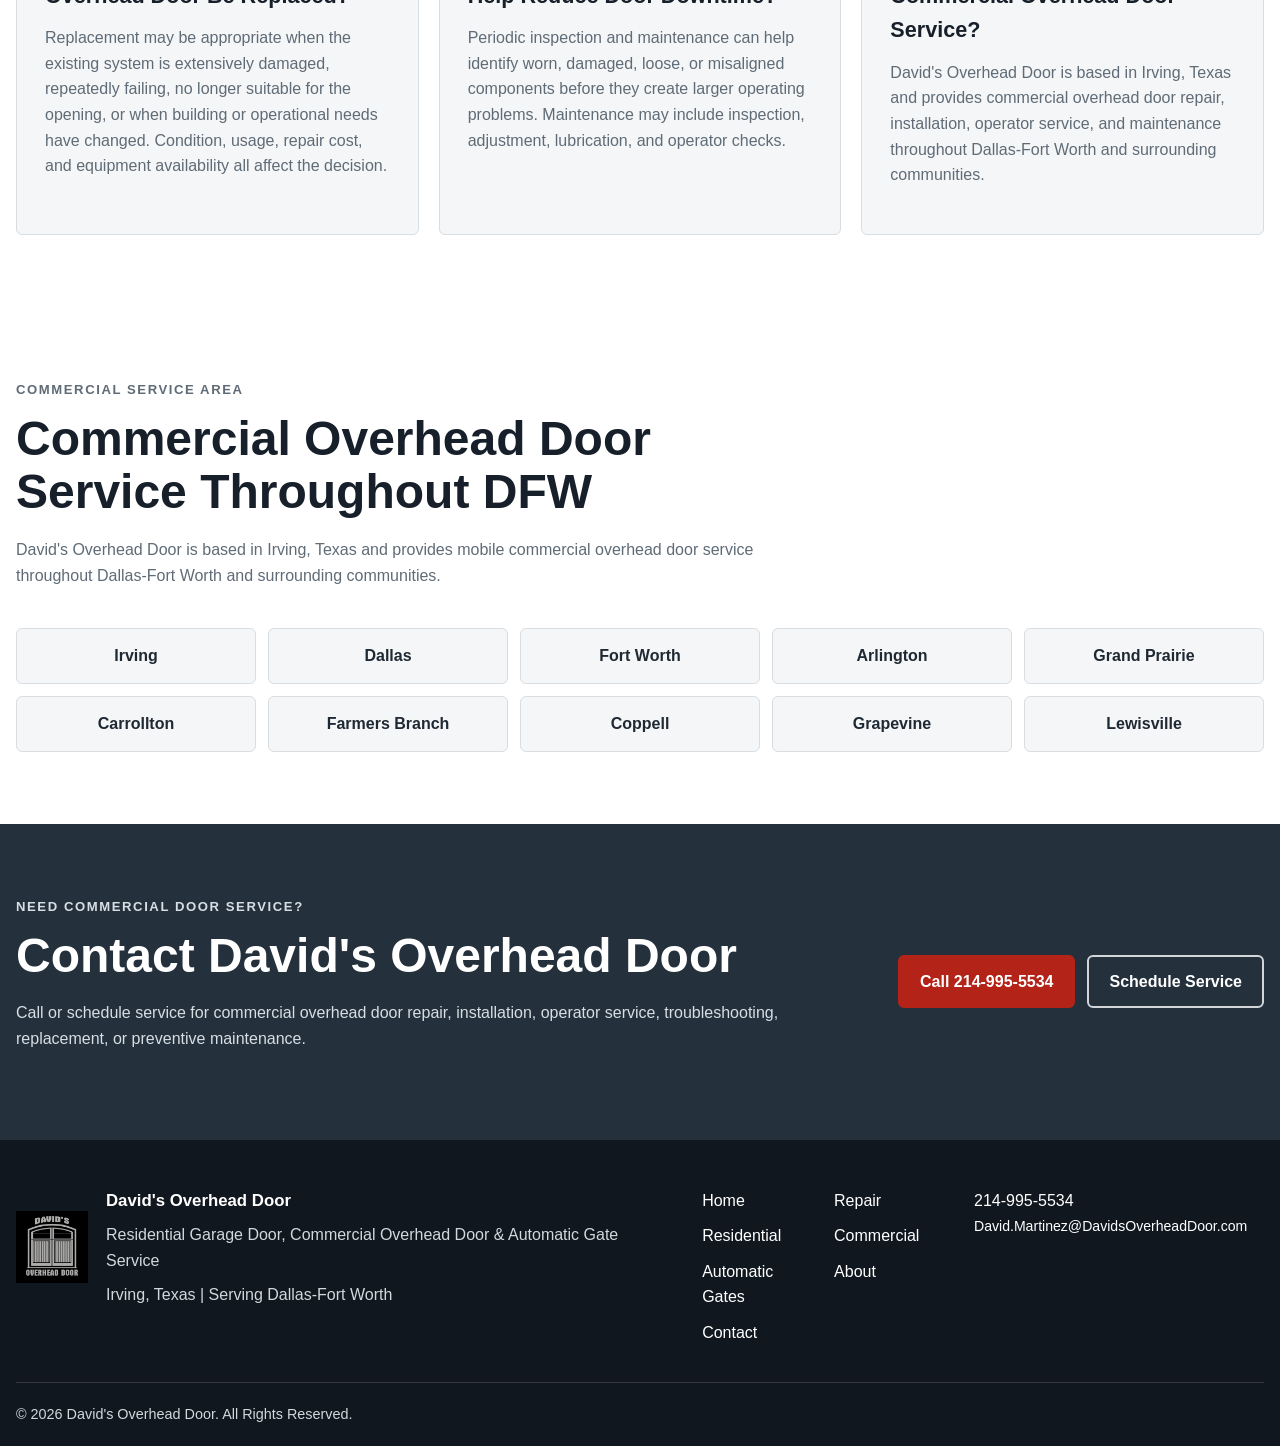
<file: commercial-overhead-doors.html>
<!DOCTYPE html>
<html lang="en">
<head>
    <meta charset="UTF-8">

    <meta name="viewport" content="width=device-width, initial-scale=1.0">

    <title>Commercial Overhead Door Repair & Installation | Irving & DFW</title>

    <meta
    name="description"
    content="David's Overhead Door provides commercial overhead door repair, installation, replacement, operator service, troubleshooting, and maintenance throughout Irving and DFW."
>

    <meta
    name="robots"
    content="index,follow,max-image-preview:large,max-snippet:-1,max-video-preview:-1"
>

<link
    rel="canonical"
    href="https://www.davidsoverheaddoor.com/commercial-overhead-doors.html"
>

<link
    rel="icon"
    type="image/png"
    href="images/branding/davids-overhead-door-logo-clean.png"
>
<script type="application/ld+json">
{
  "@context": "https://schema.org",
  "@graph": [
    {
      "@type": "WebPage",
      "@id": "https://www.davidsoverheaddoor.com/commercial-overhead-doors.html#webpage",
      "url": "https://www.davidsoverheaddoor.com/commercial-overhead-doors.html",
      "name": "Commercial Overhead Door Repair & Installation | Irving & DFW",
      "description": "David's Overhead Door provides commercial overhead door repair, installation, replacement, operator service, troubleshooting, and maintenance throughout Irving and DFW.",
      "isPartOf": {
        "@id": "https://www.davidsoverheaddoor.com/#website"
      },
      "about": {
        "@id": "https://www.davidsoverheaddoor.com/#business"
      },
      "mainEntity": {
        "@id": "https://www.davidsoverheaddoor.com/commercial-overhead-doors.html#service"
      }
    },
    {
      "@type": "Service",
      "@id": "https://www.davidsoverheaddoor.com/commercial-overhead-doors.html#service",
      "name": "Commercial Overhead Door Repair & Installation",
      "serviceType": "Commercial overhead door repair, installation, replacement, operator service, troubleshooting, and maintenance",
      "url": "https://www.davidsoverheaddoor.com/commercial-overhead-doors.html",
      "provider": {
        "@id": "https://www.davidsoverheaddoor.com/#business"
      },
      "areaServed": [
        {
          "@type": "City",
          "name": "Irving"
        },
        {
          "@type": "Place",
          "name": "Dallas-Fort Worth Metroplex"
        }
      ]
    }
  ]
}
</script>
<link rel="stylesheet" href="css/styles.css">
</head>

<body>

    <!-- HEADER -->
    <header class="site-header">

        <div class="container header-inner">

            <a href="index.html" class="site-logo">
    <img
        src="images/branding/davids-overhead-door-logo-clean.png"
        alt=""
        class="site-logo-mark"
    >

    <span class="site-logo-text">
        <span class="logo-name">David's</span>
        <span class="logo-description">Overhead Door</span>
    </span>
</a>

            <nav class="desktop-nav" aria-label="Main navigation">

                <a href="index.html">Home</a>

                <a href="garage-door-repair.html">Repair</a>

                <a href="residential-garage-doors.html">Residential</a>

                <a href="commercial-overhead-doors.html">Commercial</a>

                <a href="automatic-slide-gates.html">Gates</a>

                <a href="about.html">About</a>

                <a href="contact.html">Contact</a>

            </nav>

            <a
                href="tel:2149955534"
                class="header-phone"
            >
                214-995-5534
            </a>

            <button
                class="mobile-menu-button"
                id="mobileMenuButton"
                type="button"
                aria-label="Open navigation menu"
                aria-controls="mobileNavigation"
                aria-expanded="false"
            >
                ☰
            </button>

        </div>


        <nav
            class="mobile-nav"
            id="mobileNavigation"
            aria-label="Mobile navigation"
        >

            <a href="index.html">Home</a>

            <a href="garage-door-repair.html">Garage Door Repair</a>

            <a href="residential-garage-doors.html">Residential</a>

            <a href="commercial-overhead-doors.html">Commercial</a>

            <a href="automatic-slide-gates.html">Automatic Gates</a>

            <a href="about.html">About</a>

            <a href="contact.html">Contact</a>

            <a
                href="tel:2149955534"
                class="mobile-call-link"
            >
                Call 214-995-5534
            </a>

        </nav>

    </header>


    <main>

        <!-- HERO -->
        <section class="hero">

            <div class="container hero-inner">

                <div class="hero-content">

                    <p class="eyebrow">
                        Commercial Overhead Door Service
                    </p>

                    <h1>
                        Commercial Overhead Door Repair & Installation in Irving & DFW
                    </h1>

                    <p class="hero-description">
                        David's Overhead Door provides commercial overhead door
                        repair, installation, operator service, troubleshooting,
                        replacement, and maintenance throughout Irving and the
                        Dallas-Fort Worth area.
                    </p>

                    <div class="hero-actions">

                        <a
                            href="tel:2149955534"
                            class="button button-primary"
                        >
                            Call 214-995-5534
                        </a>

                        <a
                            href="https://calendar.app.google/V84FLiSgbKi8K9Gj8"
                            class="button button-secondary"
                            target="_blank"
                            rel="noopener noreferrer"
                        >
                            Schedule Service
                        </a>

                    </div>

                    <div class="hero-features">

                        <span>Commercial Repair</span>

                        <span>Installation & Replacement</span>

                        <span>Operators & Maintenance</span>

                    </div>

                </div>


                <div class="hero-image-placeholder">
                    <img
                        src="images/services/commercial-rolling-door-operators.webp"
                        alt="Commercial rolling overhead doors with chain-operated door hardware"
                        class="hero-photo"
                        fetchpriority="high"
                    >
                </div>

            </div>

        </section>


        <!-- COMMERCIAL SERVICES -->
        <section class="section">

            <div class="container">

                <div class="section-heading">

                    <p class="eyebrow">
                        Commercial Door Services
                    </p>

                    <h2>
                        Commercial Overhead Door Repair & Installation in Irving & DFW
                    </h2>

                    <p>
                        Commercial overhead doors are critical access points for
                        warehouses, service facilities, shops, loading areas,
                        storage buildings, and other commercial properties.
                        David's Overhead Door provides service for a wide range
                        of commercial door systems and components.
                    </p>

                </div>


                <div class="service-grid">

                    <article class="service-card">

                        <h3>
                            Commercial Door Repair
                        </h3>

                        <p>
                            Troubleshooting and repair for commercial overhead
                            doors that are damaged, stuck, uneven, noisy,
                            misaligned, or not operating correctly.
                        </p>

                    </article>


                    <article class="service-card">

                        <h3>
                            Door Installation
                        </h3>

                        <p>
                            Installation and replacement of commercial overhead
                            doors based on opening conditions, usage, and
                            operating requirements.
                        </p>

                    </article>


                    <article class="service-card">

                        <h3>
                            Commercial Operators
                        </h3>

                        <p>
                            Troubleshooting, service, adjustment, replacement,
                            and installation of commercial door operators and
                            related controls.
                        </p>

                    </article>


                    <article class="service-card">

                        <h3>
                            Springs & Cables
                        </h3>

                        <p>
                            Service and replacement of damaged, worn, or failed
                            spring and cable components.
                        </p>

                    </article>


                    <article class="service-card">

                        <h3>
                            Tracks & Rollers
                        </h3>

                        <p>
                            Adjustment, repair, and replacement of damaged,
                            worn, bent, or misaligned tracks and rollers.
                        </p>

                    </article>


                    <article class="service-card">

                        <h3>
                            Preventive Maintenance
                        </h3>

                        <p>
                            Inspection, adjustment, lubrication, and general
                            maintenance to help keep commercial overhead door
                            systems operating properly.
                        </p>

                    </article>

                </div>

            </div>

        </section>


        <!-- SYSTEM TYPES -->
        <section class="section commercial-home">

            <div class="container two-column">

                <div class="content-column">

                    <p class="eyebrow">
                        Commercial Door Systems
                    </p>

                    <h2>
                        Service for Multiple Types of Overhead Doors
                    </h2>

                    <p>
                        Commercial properties use different door systems based
                        on building design, traffic, security, opening size,
                        frequency of use, and operational requirements.
                    </p>

                    <p>
                        David has experience working with a variety of overhead
                        door systems and related equipment.
                    </p>

                    <ul class="service-list">

                        <li>Commercial sectional overhead doors</li>

                        <li>Roll-up door systems</li>

                        <li>Rolling door systems</li>

                        <li>Commercial door operators</li>

                        <li>Tracks, rollers, springs, and cables</li>

                        <li>Hardware and operating components</li>

                        <li>Existing door troubleshooting</li>

                    </ul>

                    <a
                        href="tel:2149955534"
                        class="button button-primary"
                    >
                        Call for Commercial Service
                    </a>

                </div>


                <div class="content-photo">
                    <img
                        src="images/services/commercial-sectional-overhead-door-system.jpg"
                        alt="Commercial sectional overhead door system installed inside a metal building"
                        loading="lazy"
                    >
                </div>

            </div>

        </section>


        <!-- REPAIR -->
        <section class="section">

            <div class="container two-column">

                <div class="content-photo">
                    <img
                        src="images/services/commercial-rolling-door-operator-service.webp"
                        alt="Commercial rolling overhead door with side-mounted operator and control hardware"
                        loading="lazy"
                    >
                </div>


                <div class="content-column">

                    <p class="eyebrow">
                        Commercial Door Repair
                    </p>

                    <h2>
                        Troubleshooting Door & Operator Problems
                    </h2>

                    <p>
                        A malfunctioning commercial overhead door can interrupt
                        access, loading, deliveries, equipment movement,
                        security, and normal business operations.
                    </p>

                    <p>
                        David's Overhead Door evaluates the door system to help
                        identify the actual cause of the problem before
                        recommending repair or replacement.
                    </p>

                    <ul class="service-list">

                        <li>Door will not open or close</li>

                        <li>Door is crooked or uneven</li>

                        <li>Damaged or misaligned tracks</li>

                        <li>Worn or damaged rollers</li>

                        <li>Spring or cable problems</li>

                        <li>Operator does not respond</li>

                        <li>Door binds or sticks during operation</li>

                        <li>Damaged hinges, brackets, or hardware</li>

                    </ul>

                    <a
                        href="garage-door-repair.html"
                        class="button button-primary"
                    >
                        Door Repair Services
                    </a>

                </div>

            </div>

        </section>


        <!-- INSTALLATION -->
        <section class="section commercial-home">

            <div class="container two-column">

                <div class="content-column">

                    <p class="eyebrow">
                        Commercial Installation
                    </p>

                    <h2>
                        Commercial Door Replacement & Installation
                    </h2>

                    <p>
                        Commercial overhead doors eventually require
                        replacement due to damage, wear, operational needs,
                        building modifications, or equipment upgrades.
                    </p>

                    <p>
                        David's Overhead Door can assist with commercial door
                        replacement and installation based on the existing
                        opening and project requirements.
                    </p>

                    <ul class="service-list">

                        <li>Existing overhead door replacement</li>

                        <li>New commercial door installation</li>

                        <li>Track and hardware installation</li>

                        <li>Operator installation or replacement</li>

                        <li>Door adjustment and setup</li>

                        <li>Evaluation of existing operating conditions</li>

                    </ul>

                    <a
                        href="contact.html"
                        class="button button-primary"
                    >
                        Request an Estimate
                    </a>

                </div>


                <div class="content-photo">
                    <img
                        src="images/services/commercial-sectional-door-installation.jpg"
                        alt="Commercial sectional overhead doors during installation inside a metal building"
                        loading="lazy"
                    >
                </div>

            </div>

        </section>


        <!-- MAINTENANCE -->
        <section class="section">

            <div class="container two-column">

                <div class="content-photo">
                    <img
                        src="images/services/commercial-overhead-door-maintenance.jpg"
                        alt="Multiple commercial sectional overhead doors installed inside a metal building"
                        loading="lazy"
                    >
                </div>


                <div class="content-column">

                    <p class="eyebrow">
                        Preventive Maintenance
                    </p>

                    <h2>
                        Help Reduce Unexpected Door Problems
                    </h2>

                    <p>
                        Commercial doors that operate frequently can experience
                        wear in springs, rollers, tracks, cables, hardware,
                        operators, and other moving components.
                    </p>

                    <p>
                        Periodic inspection and maintenance can help identify
                        developing problems before they result in larger
                        operational issues.
                    </p>

                    <ul class="service-list">

                        <li>Door operation inspection</li>

                        <li>Track and roller evaluation</li>

                        <li>Hardware inspection</li>

                        <li>Adjustment as needed</li>

                        <li>Lubrication of applicable components</li>

                        <li>Operator and control evaluation</li>

                        <li>Identification of visibly worn components</li>

                    </ul>

                    <a
                        href="https://calendar.app.google/V84FLiSgbKi8K9Gj8"
                        class="button button-primary"
                        target="_blank"
                        rel="noopener noreferrer"
                    >
                        Schedule Service
                    </a>

                </div>

            </div>

        </section>


        <!-- EXPERIENCE -->
        <section class="section manufacturer-experience">

            <div class="container">

                <div class="section-heading">

                    <p class="eyebrow">
                        Multi-Brand Experience
                    </p>

                    <h2>
                        Experience With All Major Commercial Door Brands
                    </h2>

                    <p>
                        David's Overhead Door has experience installing, repairing,
                        troubleshooting, and maintaining commercial overhead doors,
                        operators, controls, hardware, and related equipment from
                        all major commercial door and operator brands.
                    </p>

                    <p>
                        That broad multi-brand experience allows the company to
                        service a wide range of existing commercial door systems
                        without limiting customers to a single manufacturer or
                        product line.
                    </p>

                </div>

            </div>

        </section>

        <!-- COMMERCIAL FAQ -->
<section class="section">

    <div class="container">

        <div class="section-heading">

            <p class="eyebrow">
                Commercial Overhead Door Questions
            </p>

            <h2>
                Commercial Overhead Door Repair & Installation FAQs
            </h2>

            <p>
                Common questions about commercial overhead door repair,
                replacement, operators, maintenance, and installation
                throughout Irving and the Dallas-Fort Worth area.
            </p>

        </div>


        <div class="service-grid">

            <article class="service-card">

                <h3>
                    Do You Service Commercial Roll-Up and Sectional Doors?
                </h3>

                <p>
                    Yes. David's Overhead Door services multiple types of
                    commercial overhead door systems, including sectional,
                    roll-up, rolling, operator-driven, and related door
                    assemblies used in warehouses, shops, service facilities,
                    storage buildings, and other commercial properties.
                </p>

            </article>


            <article class="service-card">

                <h3>
                    Can a Damaged Commercial Overhead Door Be Repaired?
                </h3>

                <p>
                    In many cases, repair may be possible depending on the
                    condition of the door, tracks, rollers, springs, cables,
                    hardware, operator, and other components. The system should
                    be evaluated before deciding between repair and replacement.
                </p>

            </article>


            <article class="service-card">

                <h3>
                    Do You Repair Commercial Door Operators?
                </h3>

                <p>
                    David's Overhead Door provides troubleshooting, service,
                    adjustment, replacement, and installation for commercial
                    door operators and related controls when compatible with
                    the existing door system.
                </p>

            </article>


            <article class="service-card">

                <h3>
                    When Should a Commercial Overhead Door Be Replaced?
                </h3>

                <p>
                    Replacement may be appropriate when the existing system is
                    extensively damaged, repeatedly failing, no longer suitable
                    for the opening, or when building or operational needs have
                    changed. Condition, usage, repair cost, and equipment
                    availability all affect the decision.
                </p>

            </article>


            <article class="service-card">

                <h3>
                    Can Preventive Maintenance Help Reduce Door Downtime?
                </h3>

                <p>
                    Periodic inspection and maintenance can help identify worn,
                    damaged, loose, or misaligned components before they create
                    larger operating problems. Maintenance may include
                    inspection, adjustment, lubrication, and operator checks.
                </p>

            </article>


            <article class="service-card">

                <h3>
                    Where Do You Provide Commercial Overhead Door Service?
                </h3>

                <p>
                    David's Overhead Door is based in Irving, Texas and provides
                    commercial overhead door repair, installation, operator
                    service, and maintenance throughout Dallas-Fort Worth and
                    surrounding communities.
                </p>

            </article>

        </div>

    </div>

</section>

        <!-- SERVICE AREA -->
        <section class="section service-area">

            <div class="container">

                <div class="section-heading">

                    <p class="eyebrow">
                        Commercial Service Area
                    </p>

                    <h2>
                        Commercial Overhead Door Service Throughout DFW
                    </h2>

                    <p>
                        David's Overhead Door is based in Irving, Texas and
                        provides mobile commercial overhead door service
                        throughout Dallas-Fort Worth and surrounding communities.
                    </p>

                </div>


                <div class="city-grid">

                    <span>Irving</span>

                    <span>Dallas</span>

                    <span>Fort Worth</span>

                    <span>Arlington</span>

                    <span>Grand Prairie</span>

                    <span>Carrollton</span>

                    <span>Farmers Branch</span>

                    <span>Coppell</span>

                    <span>Grapevine</span>

                    <span>Lewisville</span>

                </div>

            </div>

        </section>


        <!-- CTA -->
        <section class="section final-cta">

            <div class="container final-cta-inner">

                <div>

                    <p class="eyebrow">
                        Need Commercial Door Service?
                    </p>

                    <h2>
                        Contact David's Overhead Door
                    </h2>

                    <p>
                        Call or schedule service for commercial overhead door
                        repair, installation, operator service, troubleshooting,
                        replacement, or preventive maintenance.
                    </p>

                </div>


                <div class="cta-actions">

                    <a
                        href="tel:2149955534"
                        class="button button-primary"
                    >
                        Call 214-995-5534
                    </a>

                    <a
                        href="https://calendar.app.google/V84FLiSgbKi8K9Gj8"
                        class="button button-secondary"
                        target="_blank"
                        rel="noopener noreferrer"
                    >
                        Schedule Service
                    </a>

                </div>

            </div>

        </section>

    </main>


    <!-- FOOTER -->
    <footer class="site-footer">

        <div class="container footer-inner">

            <div class="footer-business">

                <div class="footer-brand-row">

                    <img
                        src="images/branding/davids-overhead-door-logo-clean.png"
                        alt=""
                        class="footer-logo"
                        loading="lazy"
                    >

                    <div class="footer-business-text">

                    <strong>
                        David's Overhead Door
                    </strong>

                    <p>
                        Residential Garage Door, Commercial Overhead Door & Automatic Gate Service
                    </p>

                    <p>
                        Irving, Texas | Serving Dallas-Fort Worth
                    </p>

                </div>

            </div>

        </div>


            <div class="footer-links">

                <a href="index.html">Home</a>

                <a href="garage-door-repair.html">Repair</a>

                <a href="residential-garage-doors.html">Residential</a>

                <a href="commercial-overhead-doors.html">Commercial</a>

                <a href="automatic-slide-gates.html">Automatic Gates</a>

                <a href="about.html">About</a>

                <a href="contact.html">Contact</a>

            </div>


            <div class="footer-contact">

                <a href="tel:2149955534">
                    214-995-5534
                </a>

                <br>

                <a href="mailto:David.Martinez@DavidsOverheadDoor.com">
                    David.Martinez@DavidsOverheadDoor.com
                </a>

            </div>

        </div>


        <div class="container footer-bottom">

            <p>
                &copy;
                <span id="currentYear"></span>
                David's Overhead Door. All Rights Reserved.
            </p>

        </div>

    </footer>


    <script src="js/main.js"></script>

</body>
</html>
</file>
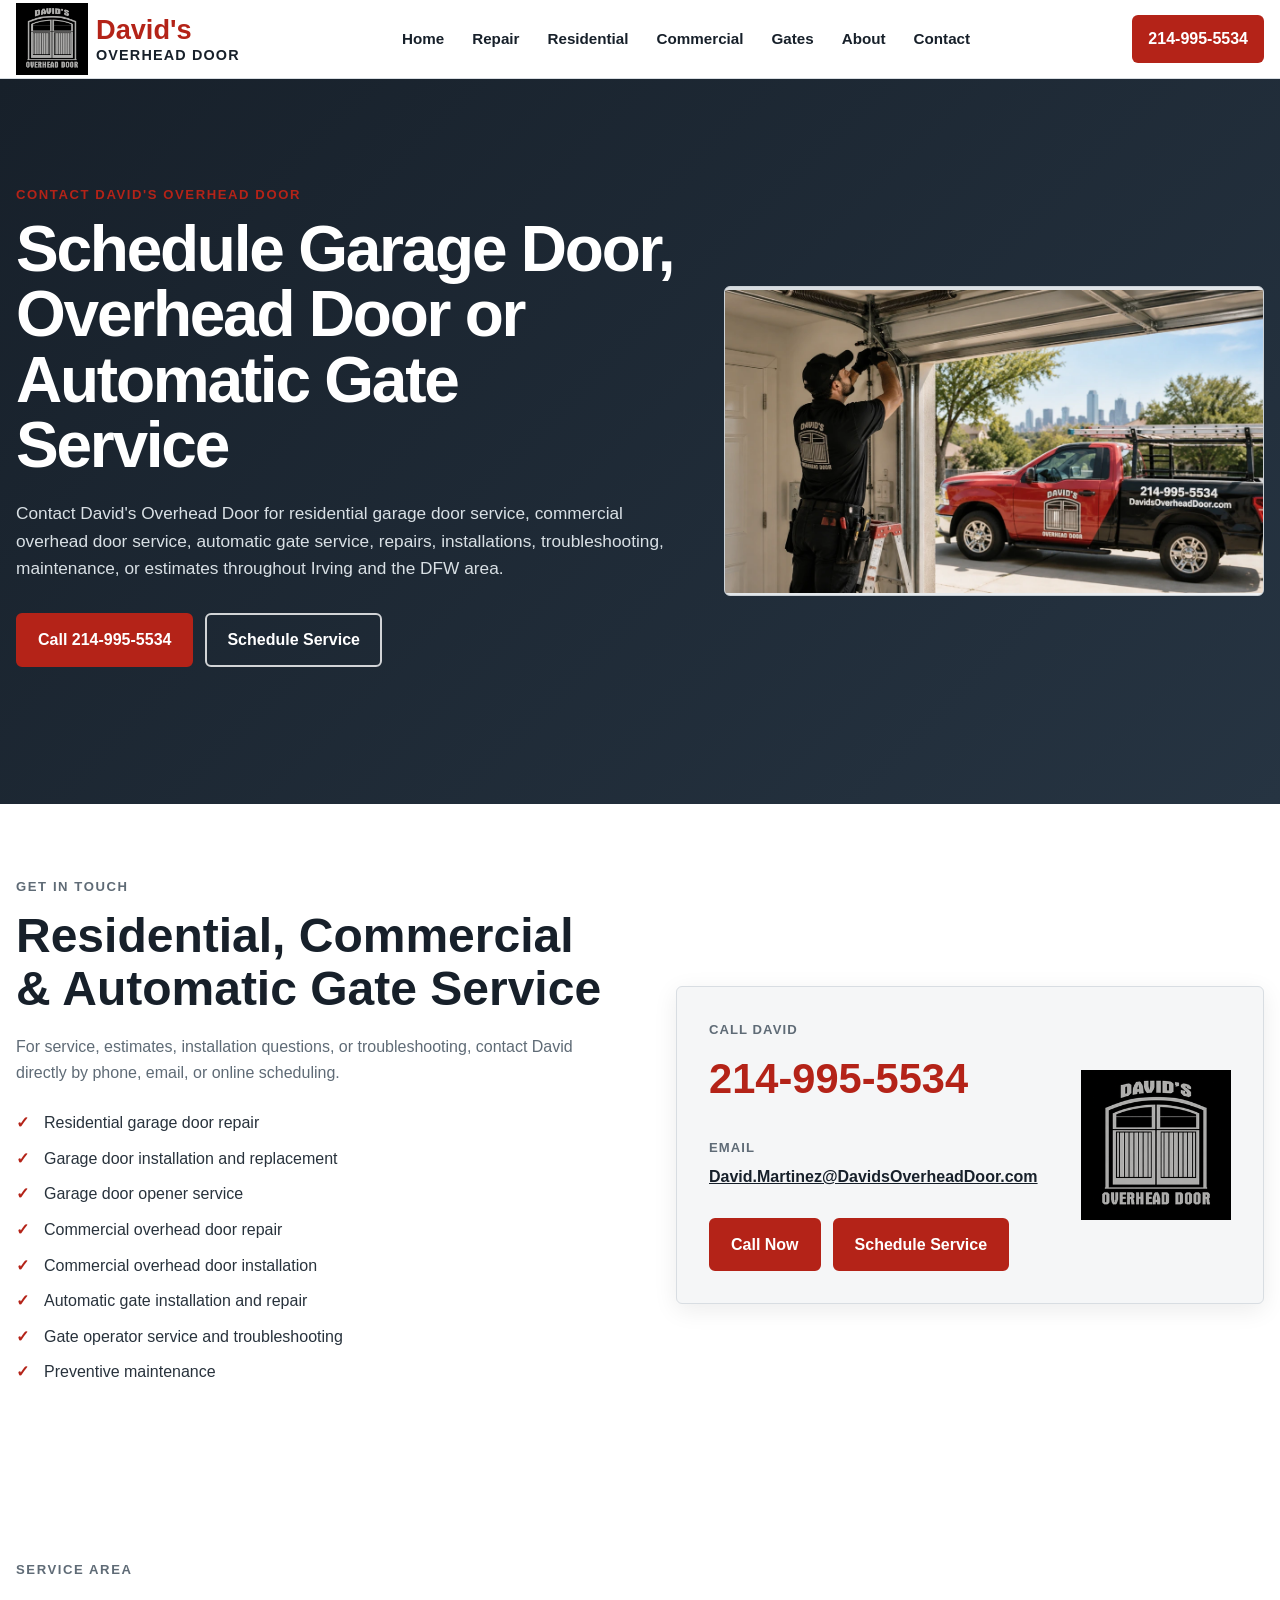
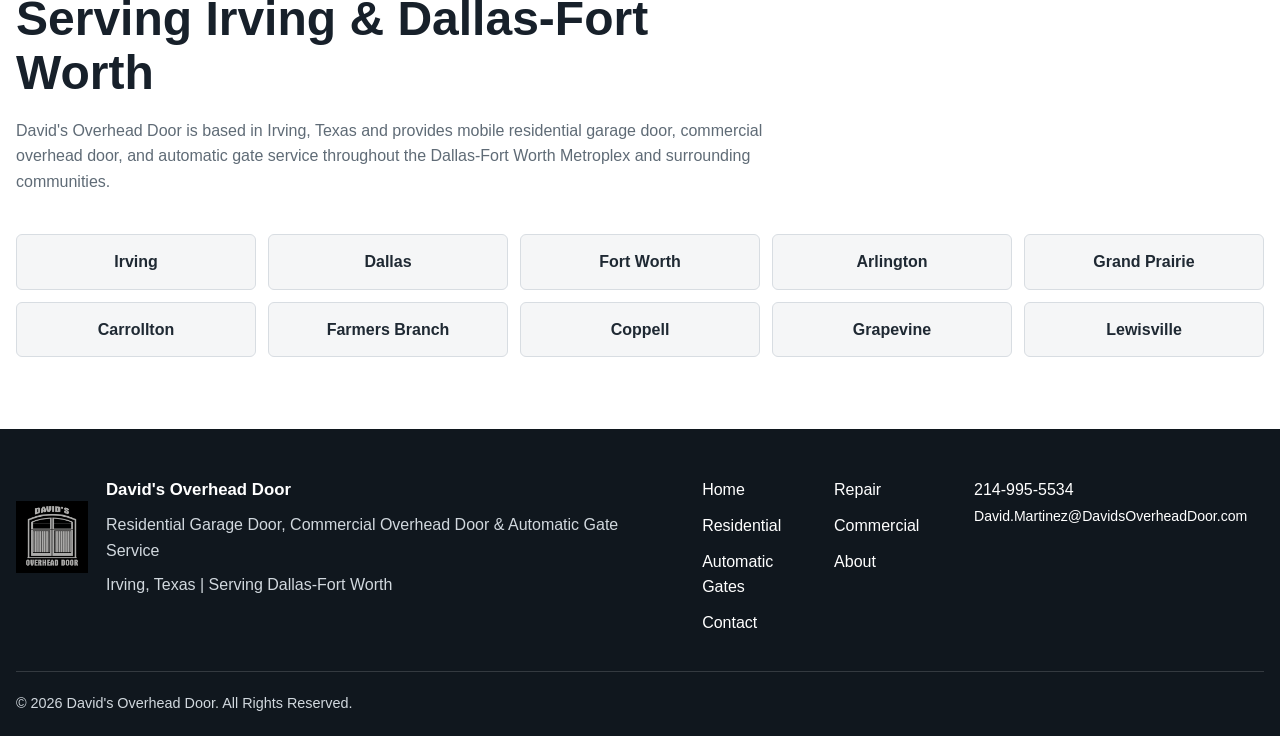
<file: contact.html>
<!DOCTYPE html>
<html lang="en">
<head>
    <meta charset="UTF-8">
    <meta name="viewport" content="width=device-width, initial-scale=1.0">

    <title>Contact David's Overhead Door | Irving & DFW Service</title>

    <meta
        name="description"
        content="Contact David's Overhead Door for residential garage door service, commercial overhead door service, automatic gate repair and installation, and estimates throughout Irving and DFW."
>

    <meta
        name="robots"
        content="index,follow,max-image-preview:large,max-snippet:-1,max-video-preview:-1"
    >

<link
    rel="canonical"
    href="https://www.davidsoverheaddoor.com/contact.html"
>

<link
    rel="icon"
    type="image/png"
    href="images/branding/davids-overhead-door-logo-clean.png"
>
<script type="application/ld+json">
{
  "@context": "https://schema.org",
  "@type": "ContactPage",
  "@id": "https://www.davidsoverheaddoor.com/contact.html#contactpage",
  "url": "https://www.davidsoverheaddoor.com/contact.html",
  "name": "Contact David's Overhead Door | Irving & DFW Service",
  "description": "Contact David's Overhead Door for residential garage door, commercial overhead door, and automatic gate repair, installation, service, and estimates throughout Irving and DFW.",
  "isPartOf": {
    "@id": "https://www.davidsoverheaddoor.com/#website"
  },
  "about": {
    "@id": "https://www.davidsoverheaddoor.com/#business"
  },
  "mainEntity": {
    "@id": "https://www.davidsoverheaddoor.com/#business"
  }
}
</script>
<link rel="stylesheet" href="css/styles.css">
</head>

<body>

    <header class="site-header">
        <div class="container header-inner">

            <a href="index.html" class="site-logo">
    <img
        src="images/branding/davids-overhead-door-logo-clean.png"
        alt=""
        class="site-logo-mark"
    >

    <span class="site-logo-text">
        <span class="logo-name">David's</span>
        <span class="logo-description">Overhead Door</span>
    </span>
</a>

            <nav class="desktop-nav" aria-label="Main navigation">
                <a href="index.html">Home</a>
                <a href="garage-door-repair.html">Repair</a>
                <a href="residential-garage-doors.html">Residential</a>
                <a href="commercial-overhead-doors.html">Commercial</a>
                <a href="automatic-slide-gates.html">Gates</a>
                <a href="about.html">About</a>
                <a href="contact.html">Contact</a>
            </nav>

            <a href="tel:2149955534" class="header-phone">
                214-995-5534
            </a>

            <button
                class="mobile-menu-button"
                id="mobileMenuButton"
                type="button"
                aria-label="Open navigation menu"
                aria-controls="mobileNavigation"
                aria-expanded="false"
            >
                ☰
            </button>

        </div>

        <nav
            class="mobile-nav"
            id="mobileNavigation"
            aria-label="Mobile navigation"
        >
            <a href="index.html">Home</a>
            <a href="garage-door-repair.html">Garage Door Repair</a>
            <a href="residential-garage-doors.html">Residential</a>
            <a href="commercial-overhead-doors.html">Commercial</a>
            <a href="automatic-slide-gates.html">Automatic Gates</a>
            <a href="about.html">About</a>
            <a href="contact.html">Contact</a>

            <a href="tel:2149955534" class="mobile-call-link">
                Call 214-995-5534
            </a>
        </nav>
    </header>


    <main>

        <section class="hero">
            <div class="container hero-inner">

                <div class="hero-content">

                    <p class="eyebrow">
                        Contact David's Overhead Door
                    </p>

                    <h1>
                        Schedule Garage Door, Overhead Door or Automatic Gate Service
                    </h1>

                    <p class="hero-description">
                        Contact David's Overhead Door for residential garage
                        door service, commercial overhead door service, automatic
                        gate service, repairs, installations, troubleshooting,
                        maintenance, or estimates throughout Irving and the DFW area.
                    </p>

                    <div class="hero-actions">

                        <a
                            href="tel:2149955534"
                            class="button button-primary"
                        >
                            Call 214-995-5534
                        </a>

                        <a
                            href="https://calendar.app.google/V84FLiSgbKi8K9Gj8"
                            class="button button-secondary"
                            target="_blank"
                            rel="noopener noreferrer"
                        >
                            Schedule Service
                        </a>

                    </div>

                </div>

                <div class="hero-image-placeholder">
                    <img
                        src="images/branding/davids-overhead-door-contact-service.webp"
                        alt="David's Overhead Door technician servicing a garage door with company service truck nearby"
                        class="hero-photo"
                        fetchpriority="high"
                    >
                </div>

            </div>
        </section>


        <section class="section">
            <div class="container two-column">

                <div class="content-column">

                    <p class="eyebrow">Get in Touch</p>

                    <h2>
                        Residential, Commercial & Automatic Gate Service
                    </h2>

                    <p>
                        For service, estimates, installation questions, or
                        troubleshooting, contact David directly by phone,
                        email, or online scheduling.
                    </p>

                    <ul class="service-list">
                        <li>Residential garage door repair</li>
                        <li>Garage door installation and replacement</li>
                        <li>Garage door opener service</li>
                        <li>Commercial overhead door repair</li>
                        <li>Commercial overhead door installation</li>
                        <li>Automatic gate installation and repair</li>
                        <li>Gate operator service and troubleshooting</li>
                        <li>Preventive maintenance</li>
                    </ul>

                </div>


                <div class="contact-card">

                    <p class="contact-label">
                        Call David
                    </p>

                    <a
                        href="tel:2149955534"
                        class="contact-phone"
                    >
                        214-995-5534
                    </a>

                    <p class="contact-label">
                        Email
                    </p>

                    <a
                        href="mailto:David.Martinez@DavidsOverheadDoor.com"
                        class="contact-email"
                    >
                        David.Martinez@DavidsOverheadDoor.com
                    </a>

                    <div class="contact-actions">

                        <a
                            href="tel:2149955534"
                            class="button button-primary"
                        >
                            Call Now
                        </a>

                        <a
                            href="https://calendar.app.google/V84FLiSgbKi8K9Gj8"
                            class="button button-primary"
                            target="_blank"
                            rel="noopener noreferrer"
                        >
                            Schedule Service
                        </a>

                    </div>

                    <div class="contact-card-logo">
                        <img
                            src="images/branding/davids-overhead-door-logo-clean.png"
                            alt="David's Overhead Door logo"
                            loading="lazy"
                        >
                    </div>

                </div>

            </div>
        </section>


        <section class="section service-area">
            <div class="container">

                <div class="section-heading">

                    <p class="eyebrow">
                        Service Area
                    </p>

                    <h2>
                        Serving Irving & Dallas-Fort Worth
                    </h2>

                    <p>
                        David's Overhead Door is based in Irving, Texas and
                        provides mobile residential garage door, commercial
                        overhead door, and automatic gate service throughout the
                        Dallas-Fort Worth Metroplex and surrounding communities.
                    </p>

                </div>

                <div class="city-grid">
                    <span>Irving</span>
                    <span>Dallas</span>
                    <span>Fort Worth</span>
                    <span>Arlington</span>
                    <span>Grand Prairie</span>
                    <span>Carrollton</span>
                    <span>Farmers Branch</span>
                    <span>Coppell</span>
                    <span>Grapevine</span>
                    <span>Lewisville</span>
                </div>

            </div>
        </section>

    </main>


    <footer class="site-footer">

        <div class="container footer-inner">

            <div class="footer-business">

                <div class="footer-brand-row">

                    <img
                        src="images/branding/davids-overhead-door-logo-clean.png"
                        alt=""
                        class="footer-logo"
                        loading="lazy"
                    >

                    <div class="footer-business-text">

                    <strong>
                        David's Overhead Door
                    </strong>

                    <p>
                        Residential Garage Door, Commercial Overhead Door & Automatic Gate Service
                    </p>

                    <p>
                        Irving, Texas | Serving Dallas-Fort Worth
                    </p>

                </div>

            </div>

        </div>


            <div class="footer-links">

                <a href="index.html">Home</a>
                <a href="garage-door-repair.html">Repair</a>
                <a href="residential-garage-doors.html">Residential</a>
                <a href="commercial-overhead-doors.html">Commercial</a>
                <a href="automatic-slide-gates.html">Automatic Gates</a>
                <a href="about.html">About</a>
                <a href="contact.html">Contact</a>

            </div>


            <div class="footer-contact">

                <a href="tel:2149955534">
                    214-995-5534
                </a>

                <br>

                <a href="mailto:David.Martinez@DavidsOverheadDoor.com">
                    David.Martinez@DavidsOverheadDoor.com
                </a>

            </div>

        </div>


        <div class="container footer-bottom">

            <p>
                &copy;
                <span id="currentYear"></span>
                David's Overhead Door. All Rights Reserved.
            </p>

        </div>

    </footer>


    <script src="js/main.js"></script>

</body>
</html>
</file>
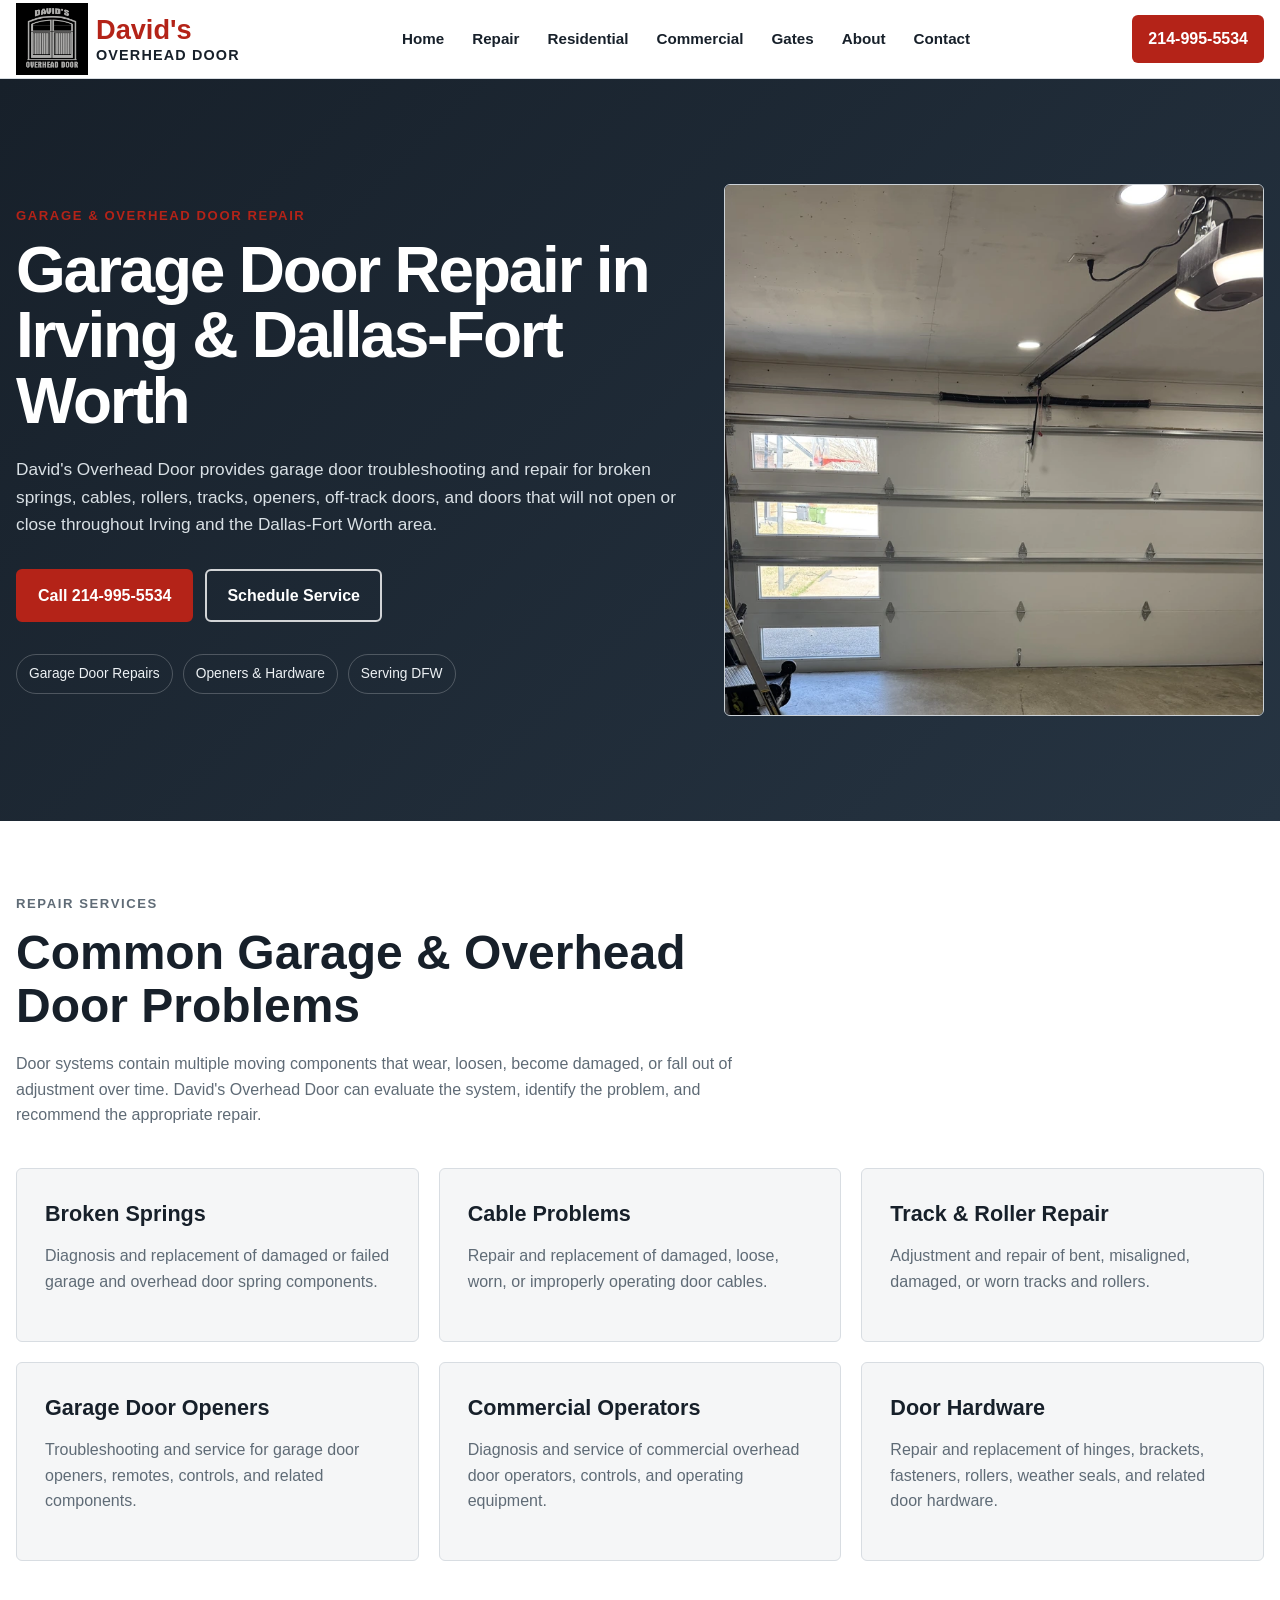
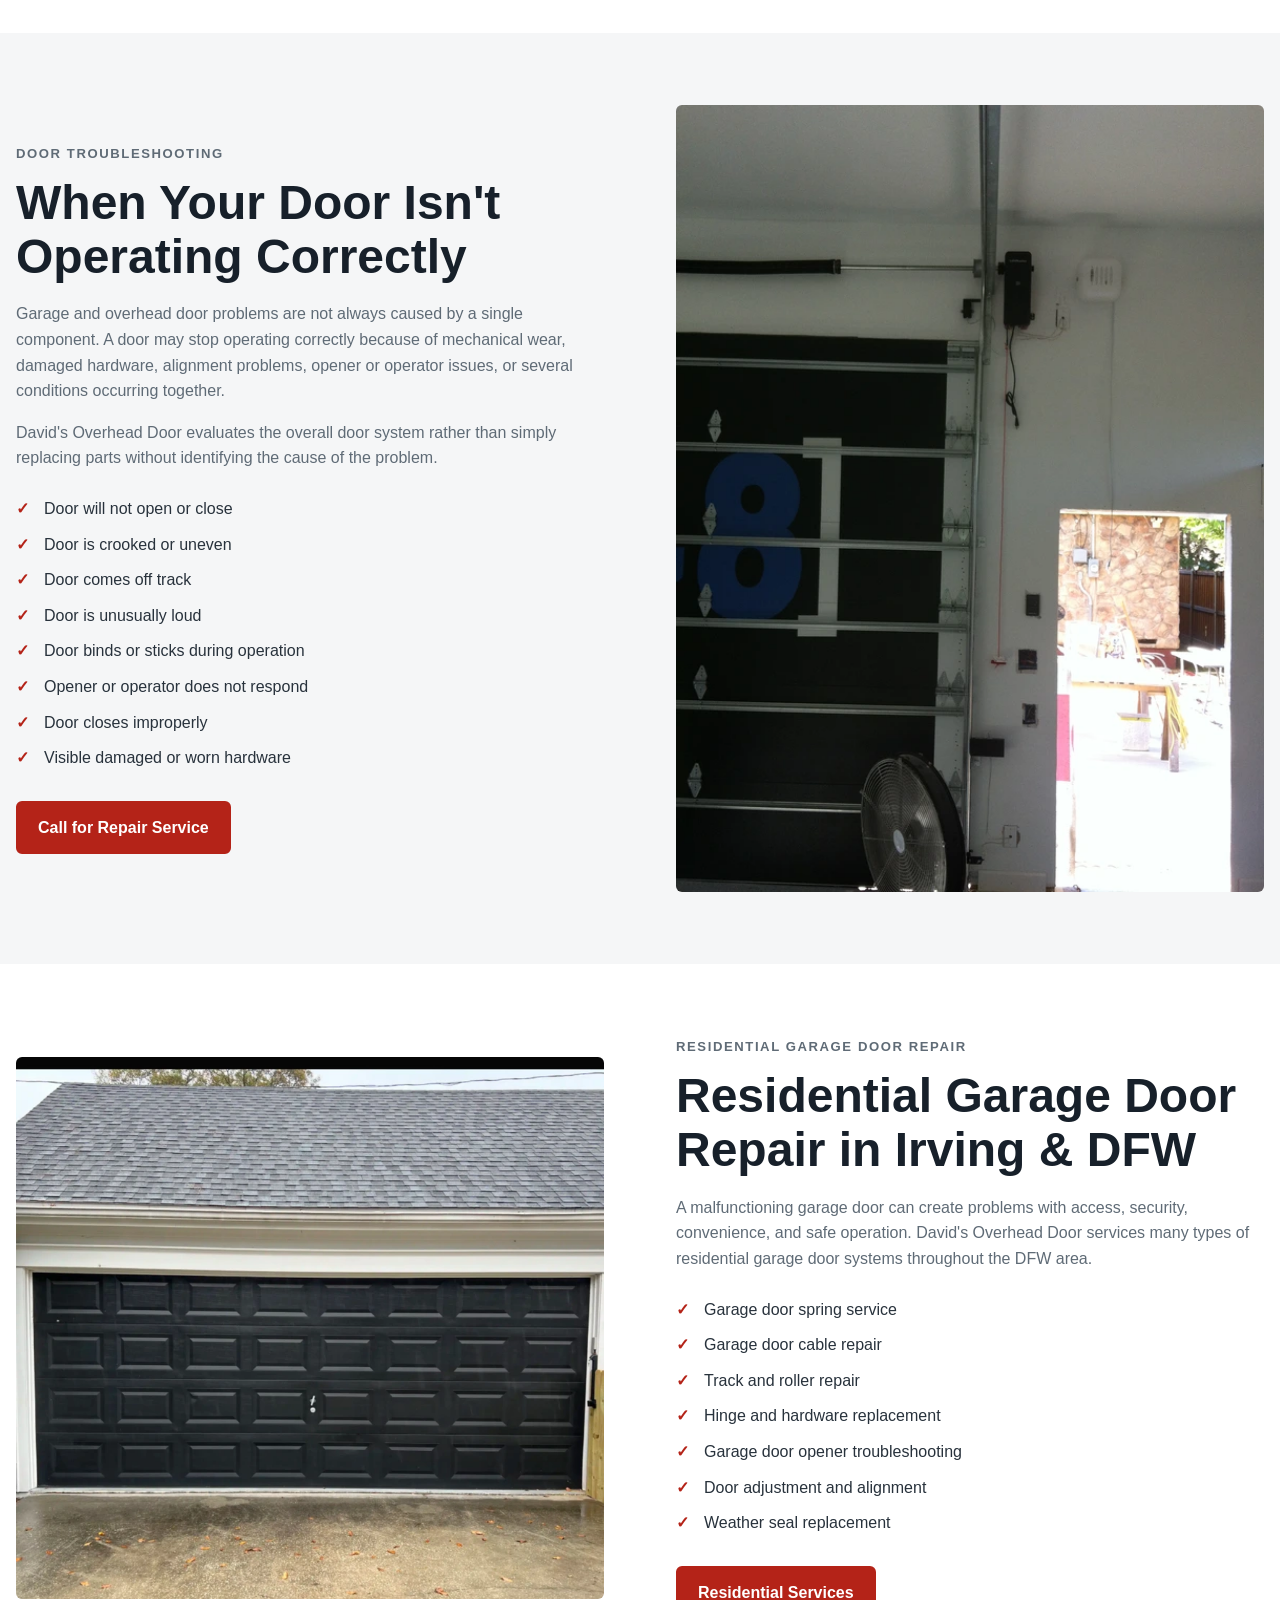
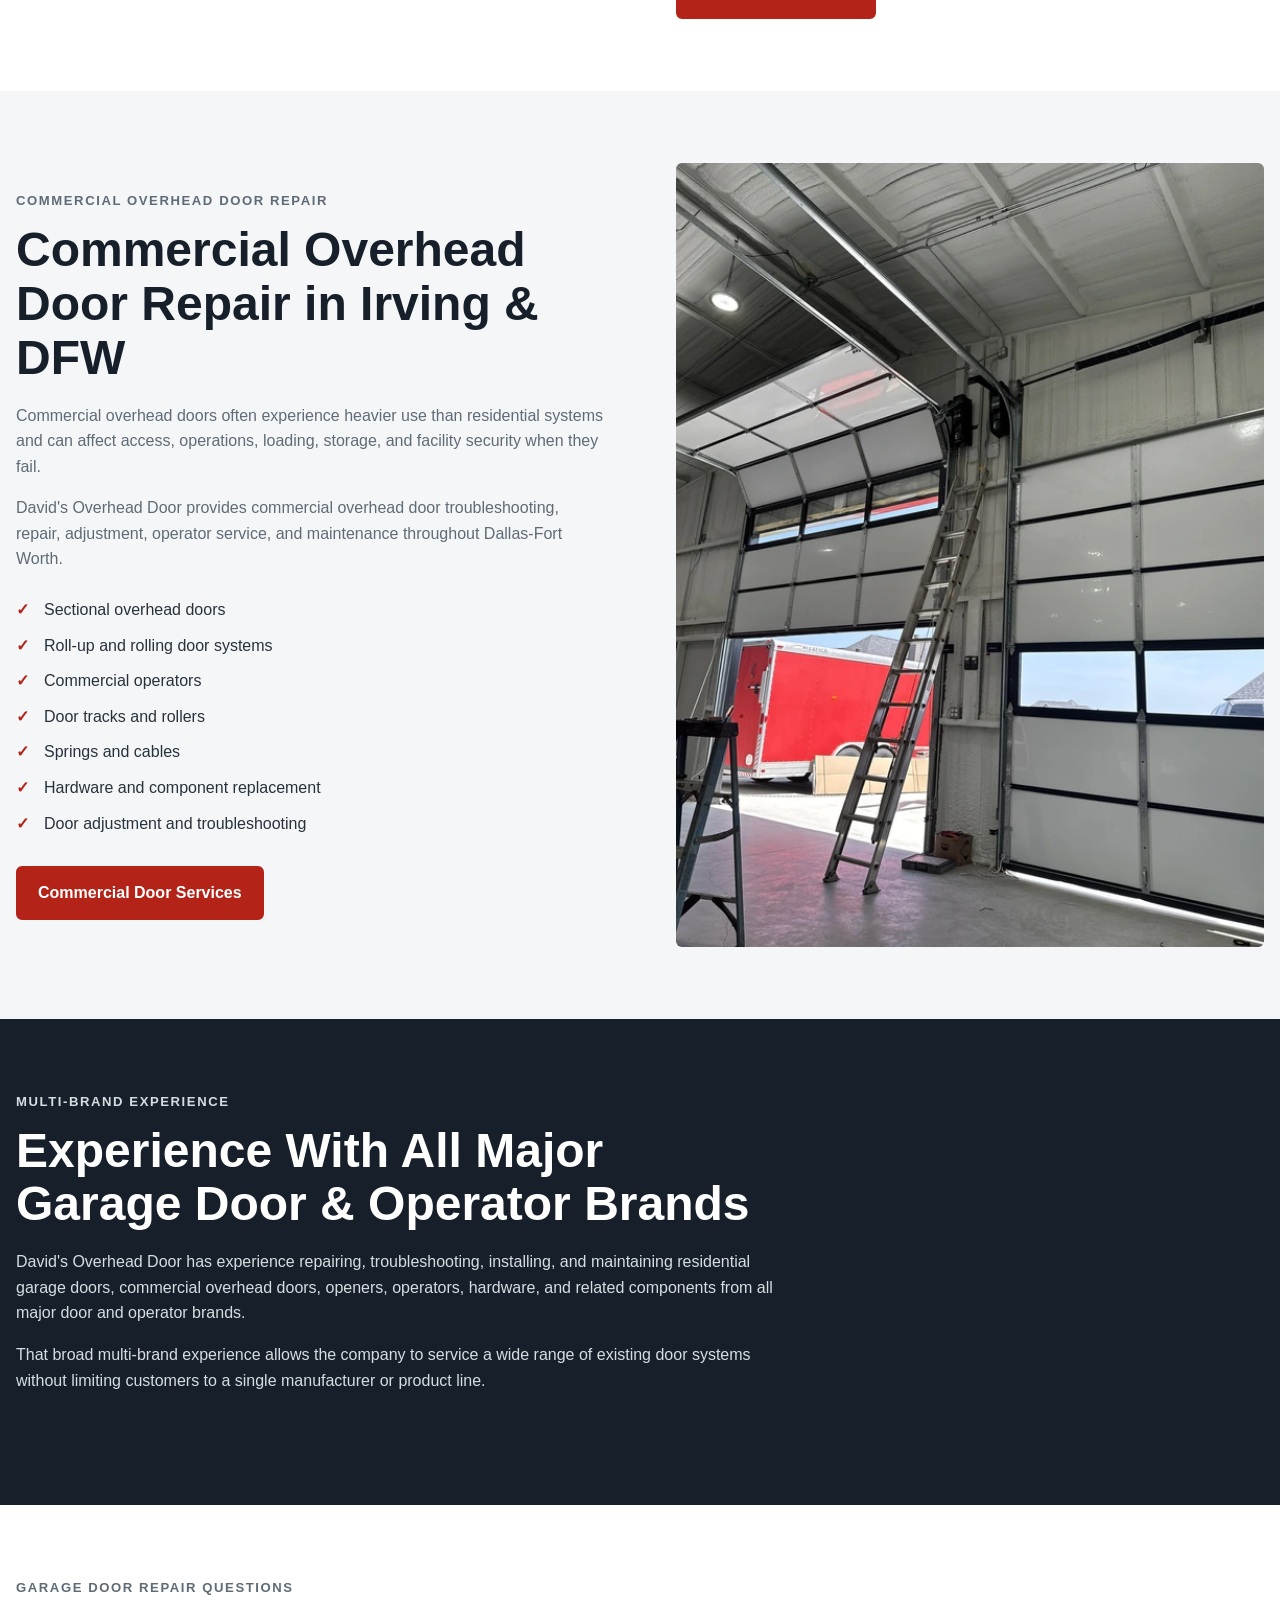
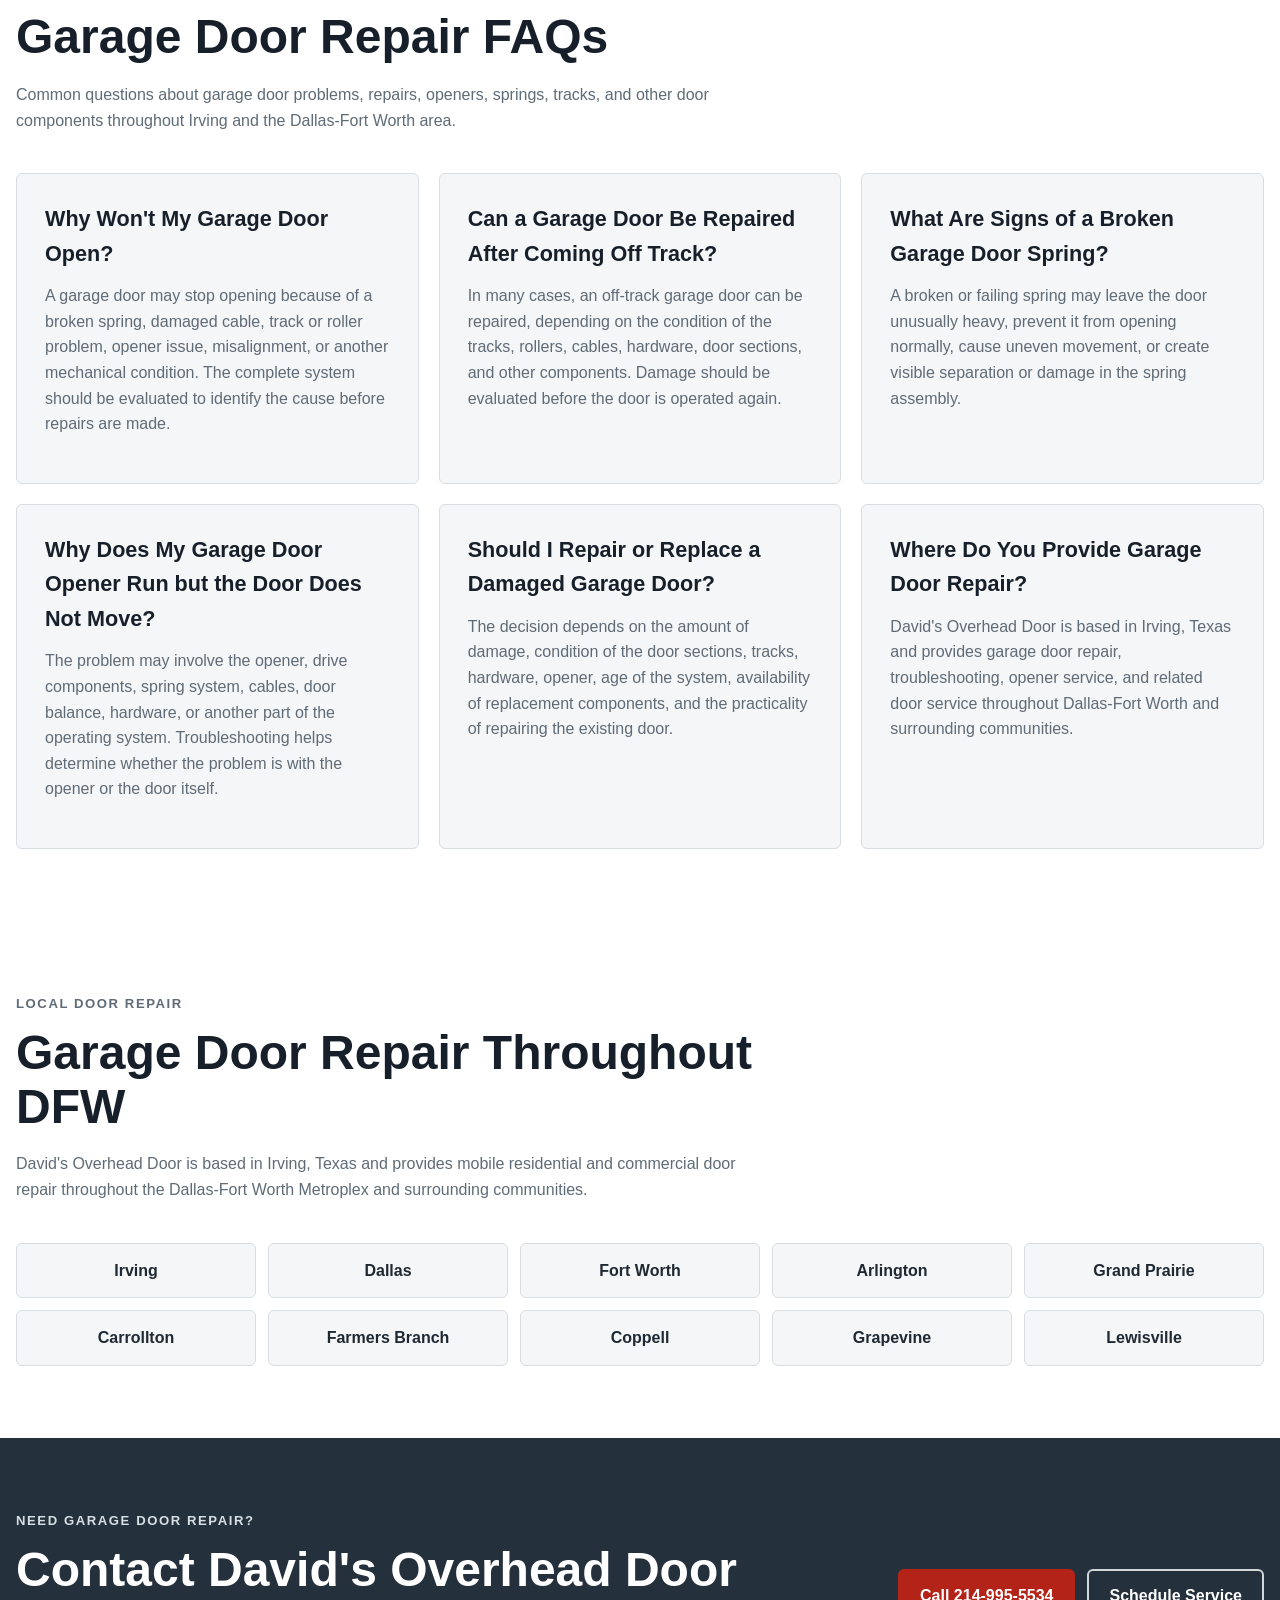
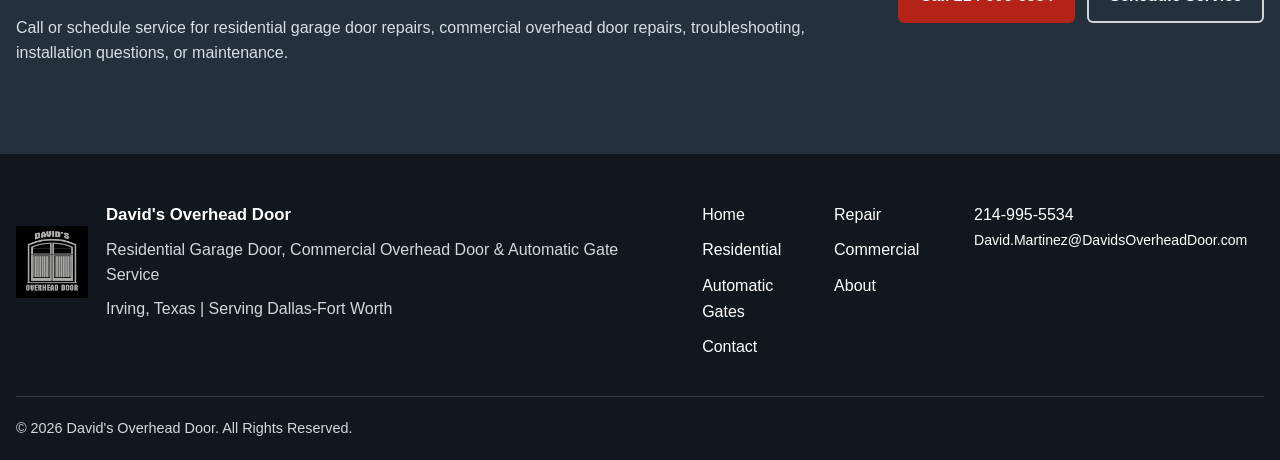
<file: garage-door-repair.html>
<!DOCTYPE html>
<html lang="en">
<head>
    <meta charset="UTF-8">

    <meta name="viewport" content="width=device-width, initial-scale=1.0">

    <title>Garage Door Repair in Irving & DFW | David's Overhead Door</title>

    <meta
        name="description"
        content="David's Overhead Door provides garage door repair throughout Irving and DFW for broken springs, cables, rollers, tracks, openers, off-track doors, and doors that won't open or close."
    >

    <meta
        name="robots"
        content="index,follow,max-image-preview:large,max-snippet:-1,max-video-preview:-1"
    >

<link
    rel="canonical"
    href="https://www.davidsoverheaddoor.com/garage-door-repair.html"
>

<link
    rel="icon"
    type="image/png"
    href="images/branding/davids-overhead-door-logo-clean.png"
>
<script type="application/ld+json">
{
  "@context": "https://schema.org",
  "@graph": [
    {
      "@type": "WebPage",
      "@id": "https://www.davidsoverheaddoor.com/garage-door-repair.html#webpage",
      "url": "https://www.davidsoverheaddoor.com/garage-door-repair.html",
      "name": "Garage Door Repair in Irving & DFW | David's Overhead Door",
      "description": "David's Overhead Door provides garage door repair throughout Irving and DFW for broken springs, cables, rollers, tracks, openers, off-track doors, and doors that won't open or close.",
      "isPartOf": {
        "@id": "https://www.davidsoverheaddoor.com/#website"
      },
      "about": {
        "@id": "https://www.davidsoverheaddoor.com/#business"
      },
      "mainEntity": {
        "@id": "https://www.davidsoverheaddoor.com/garage-door-repair.html#service"
      }
    },
    {
      "@type": "Service",
      "@id": "https://www.davidsoverheaddoor.com/garage-door-repair.html#service",
      "name": "Garage Door Repair",
      "serviceType": "Garage door repair for broken springs, cables, rollers, tracks, openers, off-track doors, and doors that will not open or close",
      "url": "https://www.davidsoverheaddoor.com/garage-door-repair.html",
      "provider": {
        "@id": "https://www.davidsoverheaddoor.com/#business"
      },
      "areaServed": [
        {
          "@type": "City",
          "name": "Irving"
        },
        {
          "@type": "Place",
          "name": "Dallas-Fort Worth Metroplex"
        }
      ]
    }
  ]
}
</script>
<link rel="stylesheet" href="css/styles.css">
</head>

<body>

    <!-- =========================
         HEADER
    ========================== -->
    <header class="site-header">

        <div class="container header-inner">

            <a href="index.html" class="site-logo">
    <img
        src="images/branding/davids-overhead-door-logo-clean.png"
        alt=""
        class="site-logo-mark"
    >

    <span class="site-logo-text">
        <span class="logo-name">David's</span>
        <span class="logo-description">Overhead Door</span>
    </span>
</a>

            <nav class="desktop-nav" aria-label="Main navigation">

                <a href="index.html">Home</a>

                <a href="garage-door-repair.html">Repair</a>

                <a href="residential-garage-doors.html">Residential</a>

                <a href="commercial-overhead-doors.html">Commercial</a>

                <a href="automatic-slide-gates.html">Gates</a>

                <a href="about.html">About</a>

                <a href="contact.html">Contact</a>

            </nav>

            <a
                href="tel:2149955534"
                class="header-phone"
            >
                214-995-5534
            </a>

            <button
                class="mobile-menu-button"
                id="mobileMenuButton"
                type="button"
                aria-label="Open navigation menu"
                aria-controls="mobileNavigation"
                aria-expanded="false"
            >
                ☰
            </button>

        </div>


        <nav
            class="mobile-nav"
            id="mobileNavigation"
            aria-label="Mobile navigation"
        >

            <a href="index.html">Home</a>

            <a href="garage-door-repair.html">Garage Door Repair</a>

            <a href="residential-garage-doors.html">Residential</a>

            <a href="commercial-overhead-doors.html">Commercial</a>

            <a href="automatic-slide-gates.html">Automatic Gates</a>

            <a href="about.html">About</a>

            <a href="contact.html">
                Contact
            </a>

            <a
                href="tel:2149955534"
                class="mobile-call-link"
            >
                Call 214-995-5534
            </a>

        </nav>

    </header>


    <main>

        <!-- =========================
             HERO
        ========================== -->
        <section class="hero">

            <div class="container hero-inner">

                <div class="hero-content">

                    <p class="eyebrow">
                        Garage & Overhead Door Repair
                    </p>

                    <h1>
                        Garage Door Repair in Irving & Dallas-Fort Worth
                    </h1>

                    <p class="hero-description">
                        David's Overhead Door provides garage door troubleshooting
                        and repair for broken springs, cables, rollers, tracks,
                        openers, off-track doors, and doors that will not open or
                        close throughout Irving and the Dallas-Fort Worth area.
                    </p>

                    <div class="hero-actions">

                        <a
                            href="tel:2149955534"
                            class="button button-primary"
                        >
                            Call 214-995-5534
                        </a>

                        <a
                            href="https://calendar.app.google/V84FLiSgbKi8K9Gj8"
                            class="button button-secondary"
                            target="_blank"
                            rel="noopener noreferrer"
                        >
                            Schedule Service
                        </a>

                    </div>

                    <div class="hero-features">

                        <span>Garage Door Repairs</span>

                        <span>Openers & Hardware</span>

                        <span>Serving DFW</span>

                    </div>

                </div>


                <div class="hero-image-placeholder">
                    <img
                        src="images/services/garage-door-opener-spring-track-service.webp"
                        alt="Residential garage door opener, torsion spring, track, and hardware"
                        class="hero-photo"
                        fetchpriority="high"
                    >
                </div>

            </div>

        </section>


        <!-- =========================
             COMMON REPAIRS
        ========================== -->
        <section class="section">

            <div class="container">

                <div class="section-heading">

                    <p class="eyebrow">
                        Repair Services
                    </p>

                    <h2>
                        Common Garage & Overhead Door Problems
                    </h2>

                    <p>
                        Door systems contain multiple moving components that
                        wear, loosen, become damaged, or fall out of adjustment
                        over time. David's Overhead Door can evaluate the system,
                        identify the problem, and recommend the appropriate repair.
                    </p>

                </div>


                <div class="service-grid">

                    <article class="service-card">

                        <h3>
                            Broken Springs
                        </h3>

                        <p>
                            Diagnosis and replacement of damaged or failed
                            garage and overhead door spring components.
                        </p>

                    </article>


                    <article class="service-card">

                        <h3>
                            Cable Problems
                        </h3>

                        <p>
                            Repair and replacement of damaged, loose, worn,
                            or improperly operating door cables.
                        </p>

                    </article>


                    <article class="service-card">

                        <h3>
                            Track & Roller Repair
                        </h3>

                        <p>
                            Adjustment and repair of bent, misaligned, damaged,
                            or worn tracks and rollers.
                        </p>

                    </article>


                    <article class="service-card">

                        <h3>
                            Garage Door Openers
                        </h3>

                        <p>
                            Troubleshooting and service for garage door openers,
                            remotes, controls, and related components.
                        </p>

                    </article>


                    <article class="service-card">

                        <h3>
                            Commercial Operators
                        </h3>

                        <p>
                            Diagnosis and service of commercial overhead door
                            operators, controls, and operating equipment.
                        </p>

                    </article>


                    <article class="service-card">

                        <h3>
                            Door Hardware
                        </h3>

                        <p>
                            Repair and replacement of hinges, brackets,
                            fasteners, rollers, weather seals, and related
                            door hardware.
                        </p>

                    </article>

                </div>

            </div>

        </section>


        <!-- =========================
             TROUBLESHOOTING
        ========================== -->
        <section class="section commercial-home">

            <div class="container two-column">

                <div class="content-column">

                    <p class="eyebrow">
                        Door Troubleshooting
                    </p>

                    <h2>
                        When Your Door Isn't Operating Correctly
                    </h2>

                    <p>
                        Garage and overhead door problems are not always caused
                        by a single component. A door may stop operating correctly
                        because of mechanical wear, damaged hardware, alignment
                        problems, opener or operator issues, or several conditions
                        occurring together.
                    </p>

                    <p>
                        David's Overhead Door evaluates the overall door system
                        rather than simply replacing parts without identifying
                        the cause of the problem.
                    </p>

                    <ul class="service-list">

                        <li>Door will not open or close</li>

                        <li>Door is crooked or uneven</li>

                        <li>Door comes off track</li>

                        <li>Door is unusually loud</li>

                        <li>Door binds or sticks during operation</li>

                        <li>Opener or operator does not respond</li>

                        <li>Door closes improperly</li>

                        <li>Visible damaged or worn hardware</li>

                    </ul>

                    <a
                        href="tel:2149955534"
                        class="button button-primary"
                    >
                        Call for Repair Service
                    </a>

                </div>


                <div class="content-photo">
                    <img
                        src="images/services/garage-door-repair-troubleshooting.webp"
                        alt="Residential sectional garage door with side-mounted opener, track, and operating hardware"
                        loading="lazy"
                    >
                </div>

            </div>

        </section>


        <!-- =========================
             RESIDENTIAL REPAIR
        ========================== -->
        <section class="section">

            <div class="container two-column">

                <div class="content-photo">
                    <img
                        src="images/services/residential-garage-door-repair.webp"
                        alt="Black residential sectional garage door on a home"
                        loading="lazy"
                    >
                </div>


                <div class="content-column">

                    <p class="eyebrow">
                        Residential Garage Door Repair
                    </p>

                    <h2>
                        Residential Garage Door Repair in Irving & DFW
                    </h2>

                    <p>
                        A malfunctioning garage door can create problems with
                        access, security, convenience, and safe operation.
                        David's Overhead Door services many types of residential
                        garage door systems throughout the DFW area.
                    </p>

                    <ul class="service-list">

                        <li>Garage door spring service</li>

                        <li>Garage door cable repair</li>

                        <li>Track and roller repair</li>

                        <li>Hinge and hardware replacement</li>

                        <li>Garage door opener troubleshooting</li>

                        <li>Door adjustment and alignment</li>

                        <li>Weather seal replacement</li>

                    </ul>

                    <a
                        href="residential-garage-doors.html"
                        class="button button-primary"
                    >
                        Residential Services
                    </a>

                </div>

            </div>

        </section>


        <!-- =========================
             COMMERCIAL REPAIR
        ========================== -->
        <section class="section commercial-home">

            <div class="container two-column">

                <div class="content-column">

                    <p class="eyebrow">
                        Commercial Overhead Door Repair
                    </p>

                    <h2>
                        Commercial Overhead Door Repair in Irving & DFW
                    </h2>

                    <p>
                        Commercial overhead doors often experience heavier use
                        than residential systems and can affect access,
                        operations, loading, storage, and facility security
                        when they fail.
                    </p>

                    <p>
                        David's Overhead Door provides commercial overhead door
                        troubleshooting, repair, adjustment, operator service,
                        and maintenance throughout Dallas-Fort Worth.
                    </p>

                    <ul class="service-list">

                        <li>Sectional overhead doors</li>

                        <li>Roll-up and rolling door systems</li>

                        <li>Commercial operators</li>

                        <li>Door tracks and rollers</li>

                        <li>Springs and cables</li>

                        <li>Hardware and component replacement</li>

                        <li>Door adjustment and troubleshooting</li>

                    </ul>

                    <a
                        href="commercial-overhead-doors.html"
                        class="button button-primary"
                    >
                        Commercial Door Services
                    </a>

                </div>


                <div class="content-photo">
                    <img
                        src="images/services/commercial-overhead-door-repair.webp"
                        alt="Commercial overhead door repair and service project"
                        loading="lazy"
                    >
                </div>

            </div>

        </section>


        <!-- =========================
             MANUFACTURER EXPERIENCE
        ========================== -->
        <section class="section manufacturer-experience">

            <div class="container">

                <div class="section-heading">

                    <p class="eyebrow">
                        Multi-Brand Experience
                    </p>

                    <h2>
                        Experience With All Major Garage Door & Operator Brands
                    </h2>

                    <p>
                        David's Overhead Door has experience repairing,
                        troubleshooting, installing, and maintaining residential
                        garage doors, commercial overhead doors, openers,
                        operators, hardware, and related components from all
                        major door and operator brands.
                    </p>

                    <p>
                        That broad multi-brand experience allows the company to
                        service a wide range of existing door systems without
                        limiting customers to a single manufacturer or product
                        line.
                    </p>

                </div>

            </div>

        </section>

        <!-- =========================
            GARAGE DOOR REPAIR FAQ
        ========================== -->
        <section class="section">

            <div class="container">

                <div class="section-heading">

                    <p class="eyebrow">
                        Garage Door Repair Questions
                    </p>

                    <h2>
                         Garage Door Repair FAQs
                    </h2>

                    <p>
                        Common questions about garage door problems, repairs,
                        openers, springs, tracks, and other door components
                        throughout Irving and the Dallas-Fort Worth area.
                    </p>

                </div>


                <div class="service-grid">

                    <article class="service-card">

                        <h3>
                            Why Won't My Garage Door Open?
                        </h3>

                        <p>
                            A garage door may stop opening because of a broken
                            spring, damaged cable, track or roller problem,
                            opener issue, misalignment, or another mechanical
                            condition. The complete system should be evaluated
                            to identify the cause before repairs are made.
                        </p>

                    </article>


                    <article class="service-card">

                        <h3>
                            Can a Garage Door Be Repaired After Coming Off Track?
                        </h3>

                        <p>
                            In many cases, an off-track garage door can be repaired,
                            depending on the condition of the tracks, rollers,
                            cables, hardware, door sections, and other components.
                            Damage should be evaluated before the door is operated
                            again.
                        </p>

                    </article>


                    <article class="service-card">

                        <h3>
                            What Are Signs of a Broken Garage Door Spring?
                        </h3>

                        <p>
                            A broken or failing spring may leave the door unusually
                            heavy, prevent it from opening normally, cause uneven
                            movement, or create visible separation or damage in the
                            spring assembly.
                        </p>

                    </article>


                    <article class="service-card">

                        <h3>
                            Why Does My Garage Door Opener Run but the Door Does Not Move?
                        </h3>

                        <p>
                            The problem may involve the opener, drive components,
                            spring system, cables, door balance, hardware, or another
                            part of the operating system. Troubleshooting helps
                            determine whether the problem is with the opener or the
                            door itself.
                        </p>

                    </article>


                    <article class="service-card">

                        <h3>
                            Should I Repair or Replace a Damaged Garage Door?
                        </h3>

                        <p>
                            The decision depends on the amount of damage, condition
                            of the door sections, tracks, hardware, opener, age of
                            the system, availability of replacement components, and
                            the practicality of repairing the existing door.
                        </p>

                    </article>


                    <article class="service-card">

                        <h3>
                            Where Do You Provide Garage Door Repair?
                        </h3>

                        <p>
                            David's Overhead Door is based in Irving, Texas and
                            provides garage door repair, troubleshooting, opener
                            service, and related door service throughout
                            Dallas-Fort Worth and surrounding communities.
                        </p>

                    </article>

                </div>

            </div>

        </section>

        <!-- =========================
             SERVICE AREA
        ========================== -->
        <section class="section service-area">

            <div class="container">

                <div class="section-heading">

                    <p class="eyebrow">
                        Local Door Repair
                    </p>

                    <h2>
                        Garage Door Repair Throughout DFW
                    </h2>

                    <p>
                        David's Overhead Door is based in Irving, Texas and
                        provides mobile residential and commercial door repair
                        throughout the Dallas-Fort Worth Metroplex and surrounding
                        communities.
                    </p>

                </div>


                <div class="city-grid">

                    <span>Irving</span>

                    <span>Dallas</span>

                    <span>Fort Worth</span>

                    <span>Arlington</span>

                    <span>Grand Prairie</span>

                    <span>Carrollton</span>

                    <span>Farmers Branch</span>

                    <span>Coppell</span>

                    <span>Grapevine</span>

                    <span>Lewisville</span>

                </div>

            </div>

        </section>


        <!-- =========================
             CTA
        ========================== -->
        <section class="section final-cta">

            <div class="container final-cta-inner">

                <div>

                    <p class="eyebrow">
                        Need Garage Door Repair?
                    </p>

                    <h2>
                        Contact David's Overhead Door
                    </h2>

                    <p>
                        Call or schedule service for residential garage door
                        repairs, commercial overhead door repairs, troubleshooting,
                        installation questions, or maintenance.
                    </p>

                </div>


                <div class="cta-actions">

                    <a
                        href="tel:2149955534"
                        class="button button-primary"
                    >
                        Call 214-995-5534
                    </a>

                    <a
                        href="https://calendar.app.google/V84FLiSgbKi8K9Gj8"
                        class="button button-secondary"
                        target="_blank"
                        rel="noopener noreferrer"
                    >
                        Schedule Service
                    </a>

                </div>

            </div>

        </section>

    </main>


    <!-- =========================
         FOOTER
    ========================== -->
    <footer class="site-footer">

        <div class="container footer-inner">

            <div class="footer-business">

                <div class="footer-brand-row">

                    <img
                        src="images/branding/davids-overhead-door-logo-clean.png"
                        alt=""
                        class="footer-logo"
                        loading="lazy"
                    >

                    <div class="footer-business-text">

                    <strong>
                        David's Overhead Door
                    </strong>

                    <p>
                        Residential Garage Door, Commercial Overhead Door & Automatic Gate Service
                    </p>

                    <p>
                        Irving, Texas | Serving Dallas-Fort Worth
                    </p>

                </div>

            </div>

        </div>


            <div class="footer-links">

                <a href="index.html">Home</a>

                <a href="garage-door-repair.html">Repair</a>

                <a href="residential-garage-doors.html">Residential</a>

                <a href="commercial-overhead-doors.html">Commercial</a>

                <a href="automatic-slide-gates.html">Automatic Gates</a>

                <a href="about.html">About</a>

                <a href="contact.html">Contact</a>

            </div>


            <div class="footer-contact">

                <a href="tel:2149955534">
                    214-995-5534
                </a>

                <br>

                <a href="mailto:David.Martinez@DavidsOverheadDoor.com">
                    David.Martinez@DavidsOverheadDoor.com
                </a>

            </div>

        </div>


        <div class="container footer-bottom">

            <p>
                &copy;
                <span id="currentYear"></span>
                David's Overhead Door. All Rights Reserved.
            </p>

        </div>

    </footer>


    <script src="js/main.js"></script>

</body>
</html>
</file>
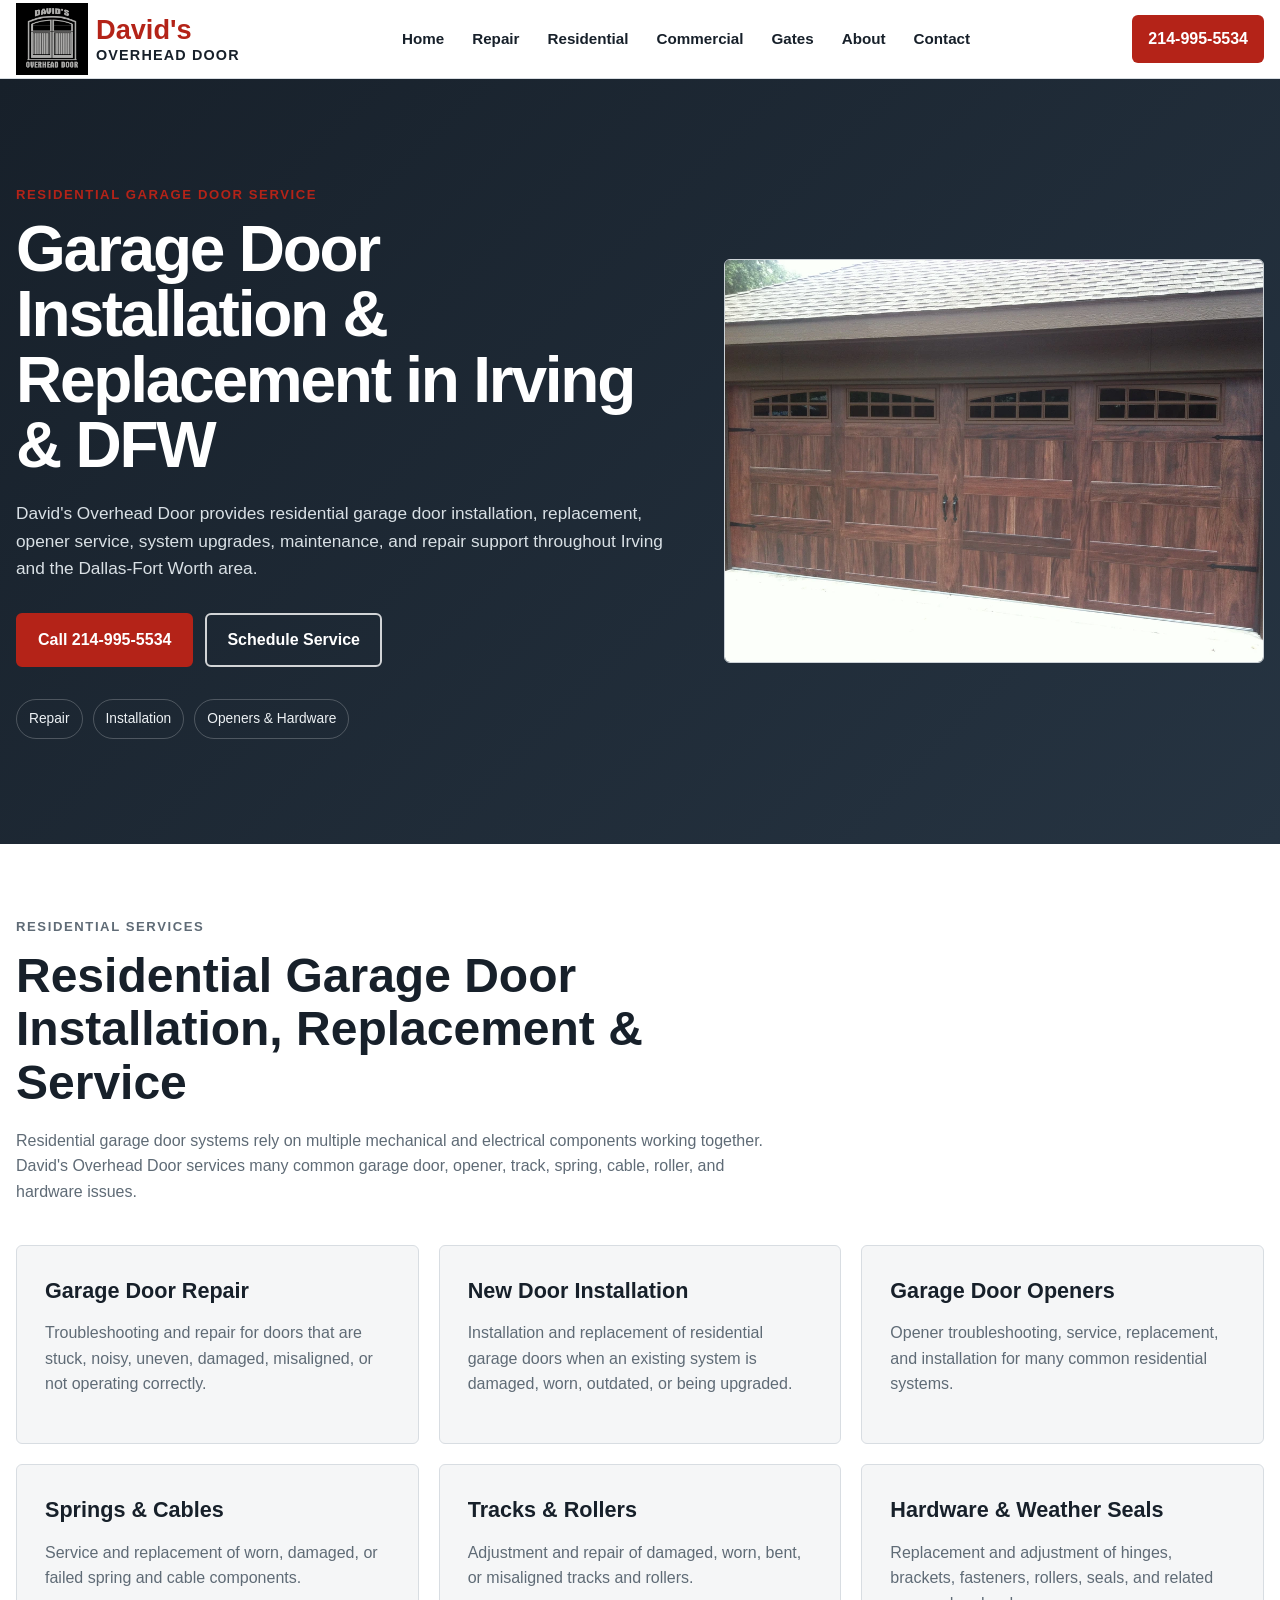
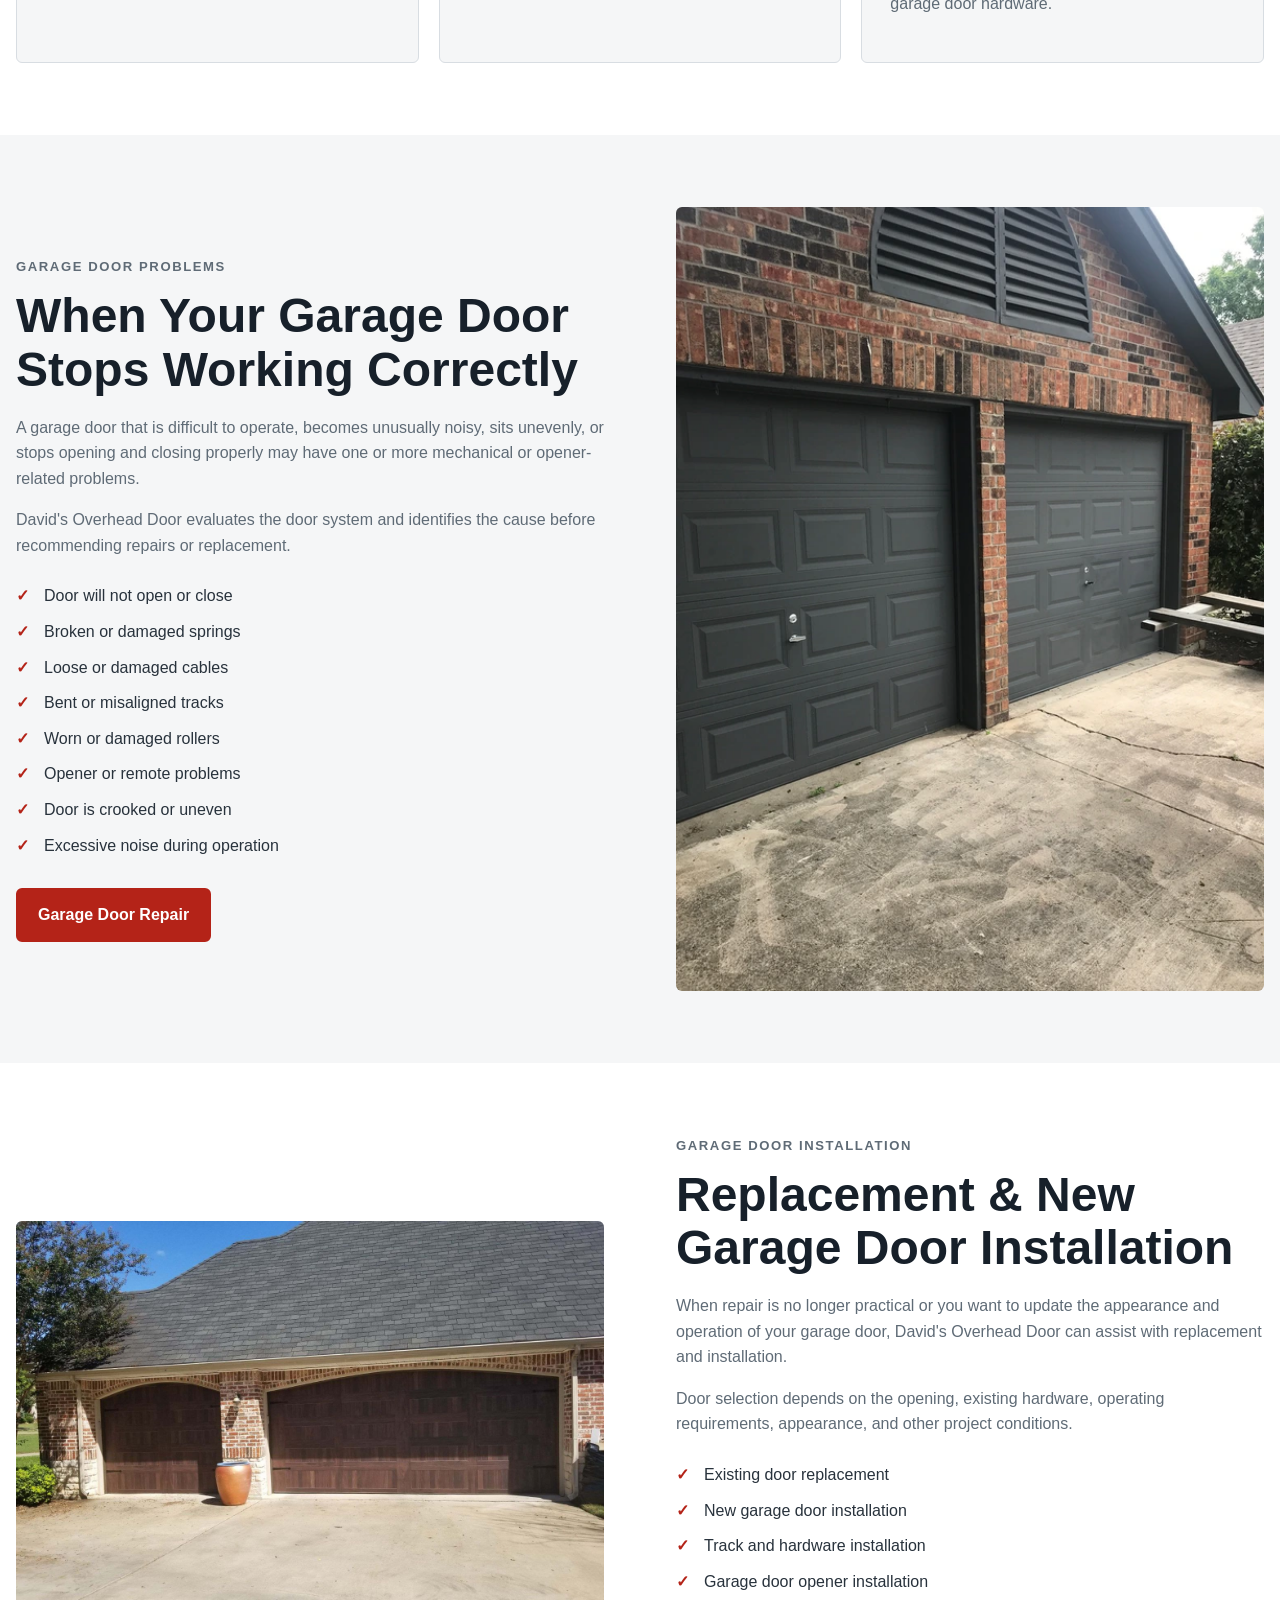
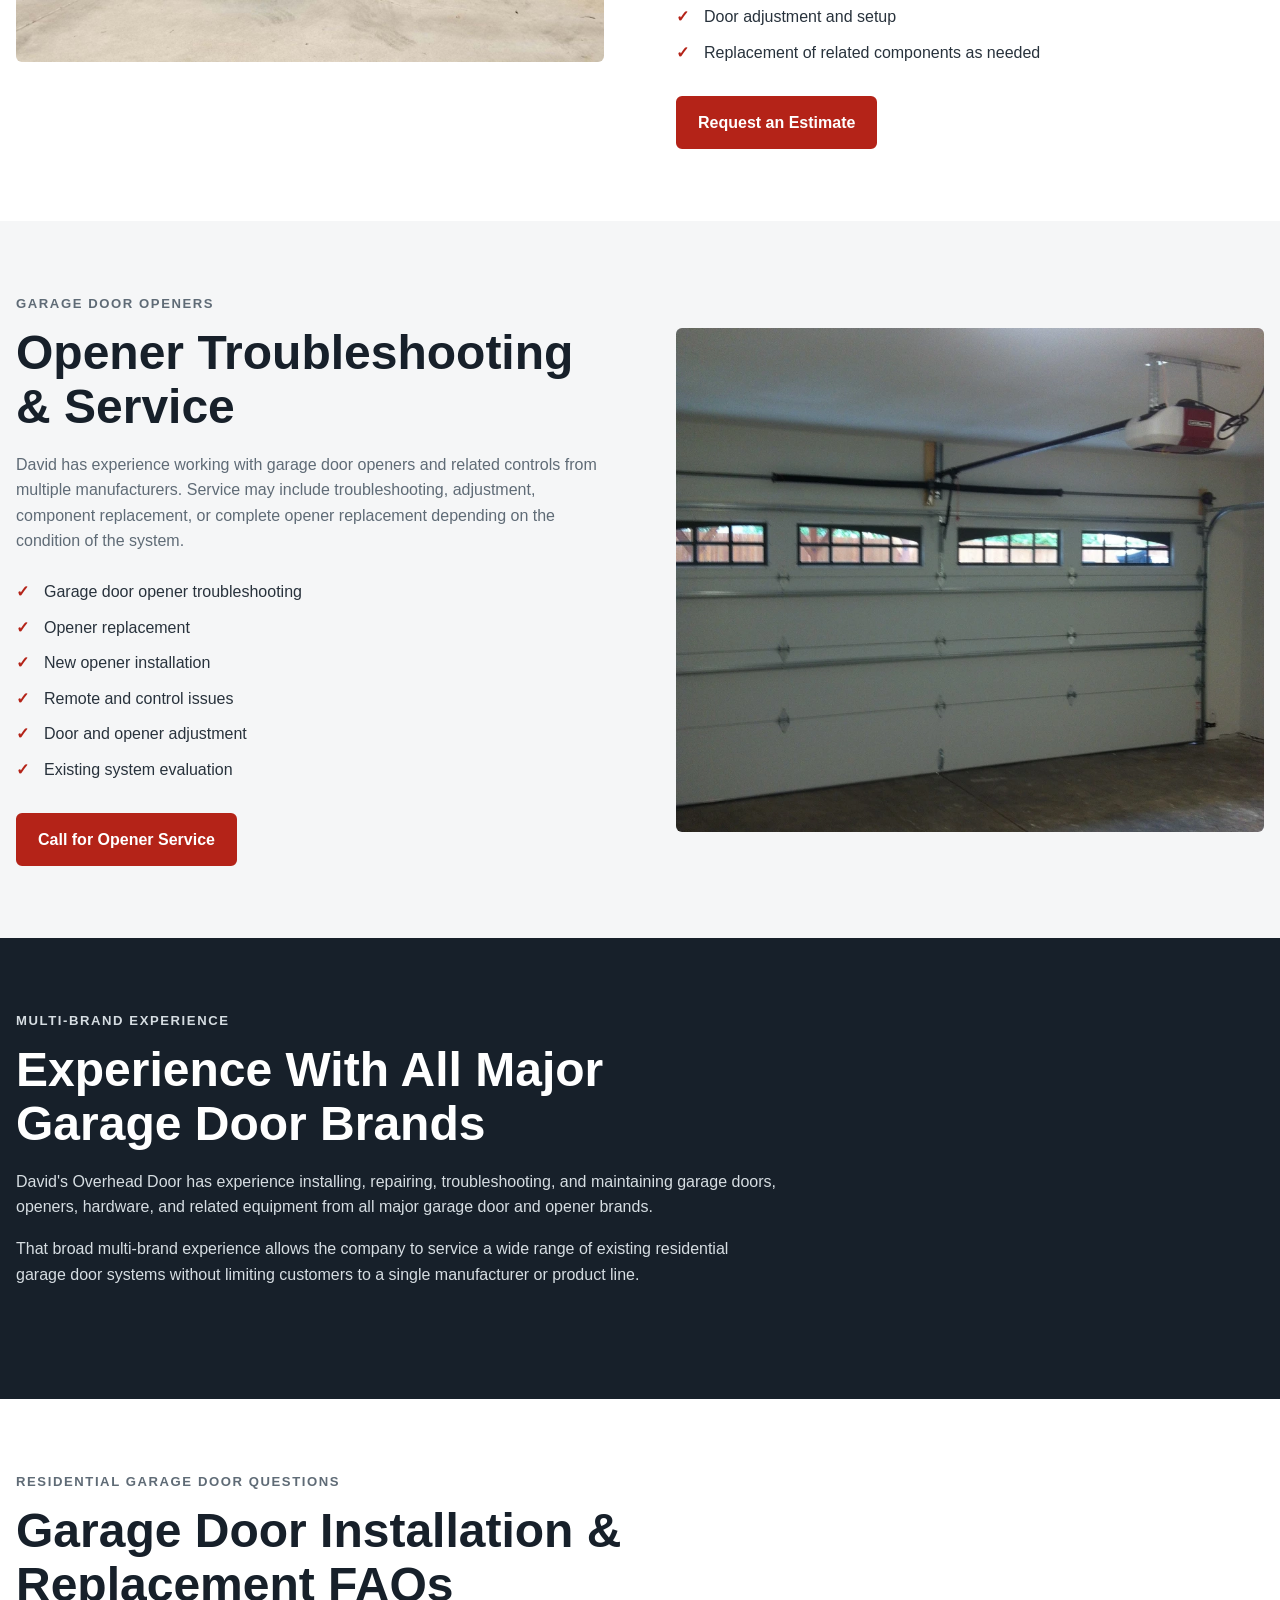
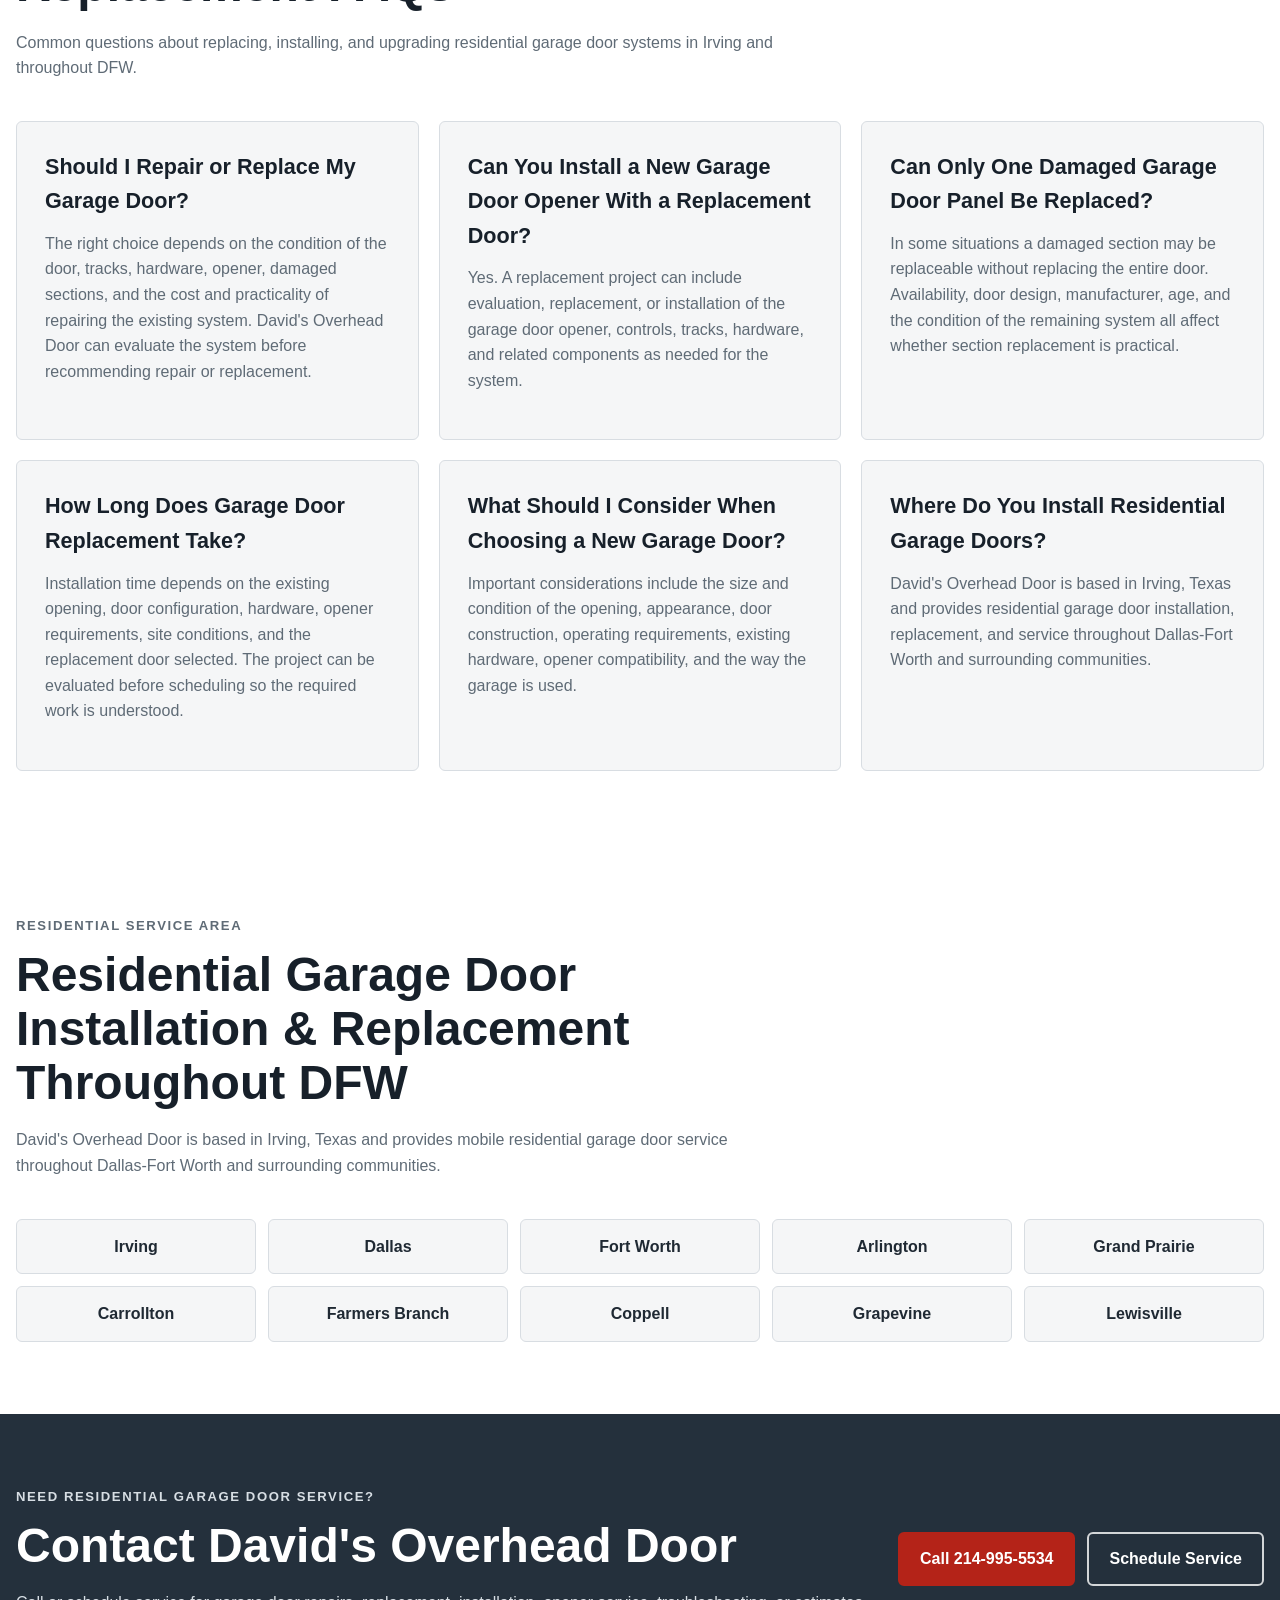
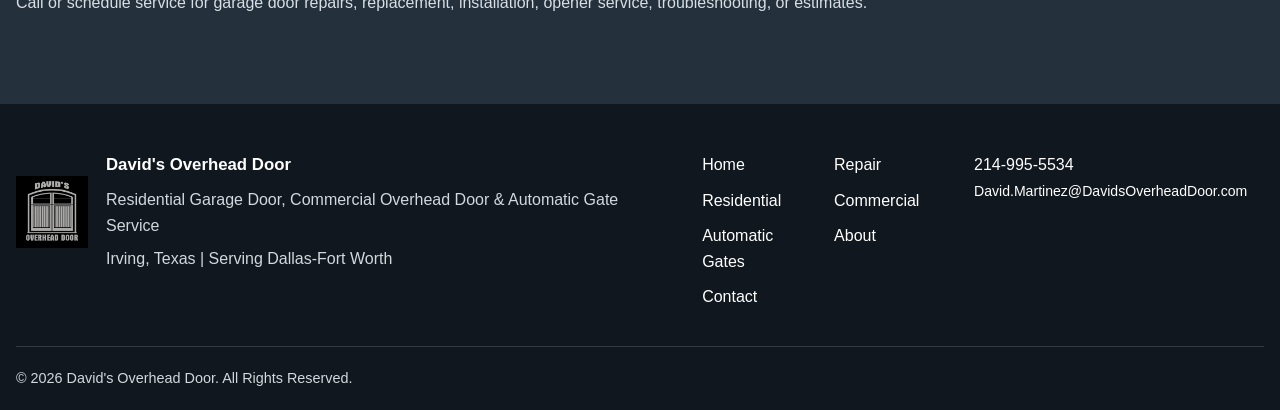
<file: residential-garage-doors.html>
<!DOCTYPE html>
<html lang="en">
<head>
    <meta charset="UTF-8">

    <meta name="viewport" content="width=device-width, initial-scale=1.0">

    <title>Residential Garage Door Installation & Replacement | Irving & DFW</title>

    <meta
        name="description"
        content="David's Overhead Door provides residential garage door installation, replacement, opener installation, system upgrades, and new door service throughout Irving and DFW."
>

    <meta
        name="robots"
        content="index,follow,max-image-preview:large,max-snippet:-1,max-video-preview:-1"
>

<link
    rel="canonical"
    href="https://www.davidsoverheaddoor.com/residential-garage-doors.html"
>

<link
    rel="icon"
    type="image/png"
    href="images/branding/davids-overhead-door-logo-clean.png"
>
<script type="application/ld+json">
{
  "@context": "https://schema.org",
  "@graph": [
    {
      "@type": "WebPage",
      "@id": "https://www.davidsoverheaddoor.com/residential-garage-doors.html#webpage",
      "url": "https://www.davidsoverheaddoor.com/residential-garage-doors.html",
      "name": "Residential Garage Door Installation & Replacement | Irving & DFW",
      "description": "David's Overhead Door provides residential garage door installation, replacement, repair, opener service, spring and track repair throughout Irving and the Dallas-Fort Worth area.",
      "isPartOf": {
        "@id": "https://www.davidsoverheaddoor.com/#website"
      },
      "about": {
        "@id": "https://www.davidsoverheaddoor.com/#business"
      },
      "mainEntity": {
        "@id": "https://www.davidsoverheaddoor.com/residential-garage-doors.html#service"
      }
    },
    {
      "@type": "Service",
      "@id": "https://www.davidsoverheaddoor.com/residential-garage-doors.html#service",
      "name": "Residential Garage Door Installation & Replacement",
      "serviceType": "Residential garage door installation, replacement, repair, opener service, spring repair, track repair, and maintenance",
      "url": "https://www.davidsoverheaddoor.com/residential-garage-doors.html",
      "provider": {
        "@id": "https://www.davidsoverheaddoor.com/#business"
      },
      "areaServed": [
        {
          "@type": "City",
          "name": "Irving"
        },
        {
          "@type": "Place",
          "name": "Dallas-Fort Worth Metroplex"
        }
      ]
    }
  ]
}
</script>
<link rel="stylesheet" href="css/styles.css">
</head>

<body>

    <!-- HEADER -->
    <header class="site-header">

        <div class="container header-inner">

            <a href="index.html" class="site-logo">
    <img
        src="images/branding/davids-overhead-door-logo-clean.png"
        alt=""
        class="site-logo-mark"
    >

    <span class="site-logo-text">
        <span class="logo-name">David's</span>
        <span class="logo-description">Overhead Door</span>
    </span>
</a>

            <nav class="desktop-nav" aria-label="Main navigation">

                <a href="index.html">Home</a>

                <a href="garage-door-repair.html">Repair</a>

                <a href="residential-garage-doors.html">Residential</a>

                <a href="commercial-overhead-doors.html">Commercial</a>

                <a href="automatic-slide-gates.html">Gates</a>

                <a href="about.html">About</a>

                <a href="contact.html">
                    Contact
                </a>

            </nav>

            <a
                href="tel:2149955534"
                class="header-phone"
            >
                214-995-5534
            </a>

            <button
                class="mobile-menu-button"
                id="mobileMenuButton"
                type="button"
                aria-label="Open navigation menu"
                aria-controls="mobileNavigation"
                aria-expanded="false"
            >
                ☰
            </button>

        </div>


        <nav
            class="mobile-nav"
            id="mobileNavigation"
            aria-label="Mobile navigation"
        >

            <a href="index.html">Home</a>

            <a href="garage-door-repair.html">Garage Door Repair</a>

            <a href="residential-garage-doors.html">Residential</a>

            <a href="commercial-overhead-doors.html">Commercial</a>

            <a href="automatic-slide-gates.html">Automatic Gates</a>

            <a href="about.html">About</a>

            <a href="contact.html">Contact</a>

            <a
                href="tel:2149955534"
                class="mobile-call-link"
            >
                Call 214-995-5534
            </a>

        </nav>

    </header>


    <main>

        <!-- HERO -->
        <section class="hero">

            <div class="container hero-inner">

                <div class="hero-content">

                    <p class="eyebrow">
                        Residential Garage Door Service
                    </p>

                    <h1>
                        Garage Door Installation & Replacement in Irving & DFW
                    </h1>

                    <p class="hero-description">
                        David's Overhead Door provides residential garage door
                        installation, replacement, opener service, system upgrades,
                        maintenance, and repair support throughout Irving and the
                        Dallas-Fort Worth area.
                    </p>

                    <div class="hero-actions">

                        <a
                            href="tel:2149955534"
                            class="button button-primary"
                        >
                            Call 214-995-5534
                        </a>

                        <a
                            href="https://calendar.app.google/V84FLiSgbKi8K9Gj8"
                            class="button button-secondary"
                            target="_blank"
                            rel="noopener noreferrer"
                        >
                            Schedule Service
                        </a>

                    </div>

                    <div class="hero-features">

                        <span>Repair</span>

                        <span>Installation</span>

                        <span>Openers & Hardware</span>

                    </div>

                </div>


                <div class="hero-image-placeholder">
                    <img
                        src="images/services/wood-carriage-style-garage-door.webp"
                        alt="Modern wood-look residential garage door installed on a brick home"
                        class="hero-photo"
                        fetchpriority="high"
                    >
                </div>

            </div>

        </section>


        <!-- RESIDENTIAL SERVICES -->
        <section class="section">

            <div class="container">

                <div class="section-heading">

                    <p class="eyebrow">
                        Residential Services
                    </p>

                    <h2>
                        Residential Garage Door Installation, Replacement & Service
                    </h2>

                    <p>
                        Residential garage door systems rely on multiple
                        mechanical and electrical components working together.
                        David's Overhead Door services many common garage door,
                        opener, track, spring, cable, roller, and hardware issues.
                    </p>

                </div>


                <div class="service-grid">

                    <article class="service-card">

                        <h3>
                            Garage Door Repair
                        </h3>

                        <p>
                            Troubleshooting and repair for doors that are stuck,
                            noisy, uneven, damaged, misaligned, or not operating
                            correctly.
                        </p>

                    </article>


                    <article class="service-card">

                        <h3>
                            New Door Installation
                        </h3>

                        <p>
                            Installation and replacement of residential garage
                            doors when an existing system is damaged, worn,
                            outdated, or being upgraded.
                        </p>

                    </article>


                    <article class="service-card">

                        <h3>
                            Garage Door Openers
                        </h3>

                        <p>
                            Opener troubleshooting, service, replacement, and
                            installation for many common residential systems.
                        </p>

                    </article>


                    <article class="service-card">

                        <h3>
                            Springs & Cables
                        </h3>

                        <p>
                            Service and replacement of worn, damaged, or failed
                            spring and cable components.
                        </p>

                    </article>


                    <article class="service-card">

                        <h3>
                            Tracks & Rollers
                        </h3>

                        <p>
                            Adjustment and repair of damaged, worn, bent, or
                            misaligned tracks and rollers.
                        </p>

                    </article>


                    <article class="service-card">

                        <h3>
                            Hardware & Weather Seals
                        </h3>

                        <p>
                            Replacement and adjustment of hinges, brackets,
                            fasteners, rollers, seals, and related garage door
                            hardware.
                        </p>

                    </article>

                </div>

            </div>

        </section>


        <!-- REPAIR SECTION -->
        <section class="section commercial-home">

            <div class="container two-column">

                <div class="content-column">

                    <p class="eyebrow">
                        Garage Door Problems
                    </p>

                    <h2>
                        When Your Garage Door Stops Working Correctly
                    </h2>

                    <p>
                        A garage door that is difficult to operate, becomes
                        unusually noisy, sits unevenly, or stops opening and
                        closing properly may have one or more mechanical or
                        opener-related problems.
                    </p>

                    <p>
                        David's Overhead Door evaluates the door system and
                        identifies the cause before recommending repairs or
                        replacement.
                    </p>

                    <ul class="service-list">

                        <li>Door will not open or close</li>

                        <li>Broken or damaged springs</li>

                        <li>Loose or damaged cables</li>

                        <li>Bent or misaligned tracks</li>

                        <li>Worn or damaged rollers</li>

                        <li>Opener or remote problems</li>

                        <li>Door is crooked or uneven</li>

                        <li>Excessive noise during operation</li>

                    </ul>

                    <a
                        href="garage-door-repair.html"
                        class="button button-primary"
                    >
                        Garage Door Repair
                    </a>

                </div>


                <div class="content-photo">
                    <img
                        src="images/services/residential-garage-door-repair-service.webp"
                        alt="Two dark gray residential garage doors on a brick home"
                        loading="lazy"
                    >
                </div>

            </div>

        </section>


        <!-- INSTALLATION -->
        <section class="section">

            <div class="container two-column">

                <div class="content-photo">
                    <img
                        src="images/services/residential-garage-door-installation.jpg"
                        alt="Brown wood-look double and single garage doors installed on a brick home"
                        loading="lazy"
                    >
                </div>


                <div class="content-column">

                    <p class="eyebrow">
                        Garage Door Installation
                    </p>

                    <h2>
                        Replacement & New Garage Door Installation
                    </h2>

                    <p>
                        When repair is no longer practical or you want to update
                        the appearance and operation of your garage door,
                        David's Overhead Door can assist with replacement and
                        installation.
                    </p>

                    <p>
                        Door selection depends on the opening, existing
                        hardware, operating requirements, appearance, and other
                        project conditions.
                    </p>

                    <ul class="service-list">

                        <li>Existing door replacement</li>

                        <li>New garage door installation</li>

                        <li>Track and hardware installation</li>

                        <li>Garage door opener installation</li>

                        <li>Door adjustment and setup</li>

                        <li>Replacement of related components as needed</li>

                    </ul>

                    <a
                        href="contact.html"
                        class="button button-primary"
                    >
                        Request an Estimate
                    </a>

                </div>

            </div>

        </section>


        <!-- OPENERS -->
        <section class="section commercial-home">

            <div class="container two-column">

                <div class="content-column">

                    <p class="eyebrow">
                        Garage Door Openers
                    </p>

                    <h2>
                        Opener Troubleshooting & Service
                    </h2>

                    <p>
                        David has experience working with garage door openers
                        and related controls from multiple manufacturers.
                        Service may include troubleshooting, adjustment,
                        component replacement, or complete opener replacement
                        depending on the condition of the system.
                    </p>

                    <ul class="service-list">

                        <li>Garage door opener troubleshooting</li>

                        <li>Opener replacement</li>

                        <li>New opener installation</li>

                        <li>Remote and control issues</li>

                        <li>Door and opener adjustment</li>

                        <li>Existing system evaluation</li>

                    </ul>

                    <a
                        href="tel:2149955534"
                        class="button button-primary"
                    >
                        Call for Opener Service
                    </a>

                </div>


                <div class="content-photo">
                    <img
                        src="images/services/residential-garage-door-opener-installation.webp"
                        alt="Residential sectional garage door with ceiling-mounted opener and torsion spring system"
                        loading="lazy"
                     >
                </div>

            </div>

        </section>


        <!-- EXPERIENCE -->
        <section class="section manufacturer-experience">

            <div class="container">

                <div class="section-heading">

                    <p class="eyebrow">
                        Multi-Brand Experience
                    </p>

                    <h2>
                        Experience With All Major Garage Door Brands
                    </h2>

                    <p>
                        David's Overhead Door has experience installing, repairing,
                        troubleshooting, and maintaining garage doors, openers,
                        hardware, and related equipment from all major garage door
                        and opener brands.
                    </p>

                    <p>
                        That broad multi-brand experience allows the company to
                        service a wide range of existing residential garage door
                        systems without limiting customers to a single manufacturer
                        or product line.
                    </p>

                </div>

            </div>

        </section>

<!-- RESIDENTIAL FAQ -->
<section class="section">

    <div class="container">

        <div class="section-heading">

            <p class="eyebrow">
                Residential Garage Door Questions
            </p>

            <h2>
                Garage Door Installation & Replacement FAQs
            </h2>

            <p>
                Common questions about replacing, installing, and upgrading
                residential garage door systems in Irving and throughout DFW.
            </p>

        </div>


        <div class="service-grid">

            <article class="service-card">

                <h3>
                    Should I Repair or Replace My Garage Door?
                </h3>

                <p>
                    The right choice depends on the condition of the door,
                    tracks, hardware, opener, damaged sections, and the cost
                    and practicality of repairing the existing system.
                    David's Overhead Door can evaluate the system before
                    recommending repair or replacement.
                </p>

            </article>


            <article class="service-card">

                <h3>
                    Can You Install a New Garage Door Opener With a Replacement Door?
                </h3>

                <p>
                    Yes. A replacement project can include evaluation,
                    replacement, or installation of the garage door opener,
                    controls, tracks, hardware, and related components as
                    needed for the system.
                </p>

            </article>


            <article class="service-card">

                <h3>
                    Can Only One Damaged Garage Door Panel Be Replaced?
                </h3>

                <p>
                    In some situations a damaged section may be replaceable
                    without replacing the entire door. Availability, door
                    design, manufacturer, age, and the condition of the
                    remaining system all affect whether section replacement
                    is practical.
                </p>

            </article>


            <article class="service-card">

                <h3>
                    How Long Does Garage Door Replacement Take?
                </h3>

                <p>
                    Installation time depends on the existing opening, door
                    configuration, hardware, opener requirements, site
                    conditions, and the replacement door selected. The
                    project can be evaluated before scheduling so the required
                    work is understood.
                </p>

            </article>


            <article class="service-card">

                <h3>
                    What Should I Consider When Choosing a New Garage Door?
                </h3>

                <p>
                    Important considerations include the size and condition of
                    the opening, appearance, door construction, operating
                    requirements, existing hardware, opener compatibility,
                    and the way the garage is used.
                </p>

            </article>


            <article class="service-card">

                <h3>
                    Where Do You Install Residential Garage Doors?
                </h3>

                <p>
                    David's Overhead Door is based in Irving, Texas and
                    provides residential garage door installation,
                    replacement, and service throughout Dallas-Fort Worth
                    and surrounding communities.
                </p>

            </article>

        </div>

    </div>

</section>

        <!-- SERVICE AREA -->
        <section class="section service-area">

            <div class="container">

                <div class="section-heading">

                    <p class="eyebrow">
                        Residential Service Area
                    </p>

                    <h2>
                        Residential Garage Door Installation & Replacement Throughout DFW
                    </h2>

                    <p>
                        David's Overhead Door is based in Irving, Texas and
                        provides mobile residential garage door service
                        throughout Dallas-Fort Worth and surrounding communities.
                    </p>

                </div>


                <div class="city-grid">

                    <span>Irving</span>

                    <span>Dallas</span>

                    <span>Fort Worth</span>

                    <span>Arlington</span>

                    <span>Grand Prairie</span>

                    <span>Carrollton</span>

                    <span>Farmers Branch</span>

                    <span>Coppell</span>

                    <span>Grapevine</span>

                    <span>Lewisville</span>

                </div>

            </div>

        </section>


        <!-- CTA -->
        <section class="section final-cta">

            <div class="container final-cta-inner">

                <div>

                    <p class="eyebrow">
                        Need Residential Garage Door Service?
                    </p>

                    <h2>
                        Contact David's Overhead Door
                    </h2>

                    <p>
                        Call or schedule service for garage door repairs,
                        replacement, installation, opener service,
                        troubleshooting, or estimates.
                    </p>

                </div>


                <div class="cta-actions">

                    <a
                        href="tel:2149955534"
                        class="button button-primary"
                    >
                        Call 214-995-5534
                    </a>

                    <a
                        href="https://calendar.app.google/V84FLiSgbKi8K9Gj8"
                        class="button button-secondary"
                        target="_blank"
                        rel="noopener noreferrer"
                    >
                        Schedule Service
                    </a>

                </div>

            </div>

        </section>

    </main>


    <!-- FOOTER -->
    <footer class="site-footer">

        <div class="container footer-inner">

            <div class="footer-business">

                <div class="footer-brand-row">

                    <img
                        src="images/branding/davids-overhead-door-logo-clean.png"
                        alt=""
                        class="footer-logo"
                        loading="lazy"
                    >

                <div class="footer-business-text">

                    <strong>
                        David's Overhead Door
                    </strong>

                    <p>
                        Residential Garage Door, Commercial Overhead Door & Automatic Gate Service
                    </p>

                    <p>
                        Irving, Texas | Serving Dallas-Fort Worth
                    </p>

                </div>

            </div>

        </div>


            <div class="footer-links">

                <a href="index.html">Home</a>

                <a href="garage-door-repair.html">Repair</a>

                <a href="residential-garage-doors.html">Residential</a>

                <a href="commercial-overhead-doors.html">Commercial</a>

                <a href="automatic-slide-gates.html">Automatic Gates</a>

                <a href="about.html">About</a>

                <a href="contact.html">Contact</a>

            </div>


            <div class="footer-contact">

                <a href="tel:2149955534">
                    214-995-5534
                </a>

                <br>

                <a href="mailto:David.Martinez@DavidsOverheadDoor.com">
                    David.Martinez@DavidsOverheadDoor.com
                </a>

            </div>

        </div>


        <div class="container footer-bottom">

            <p>
                &copy;
                <span id="currentYear"></span>
                David's Overhead Door. All Rights Reserved.
            </p>

        </div>

    </footer>


    <script src="js/main.js"></script>

</body>
</html>
</file>
<file: css/styles.css>
/* =========================================================
   DAVID'S OVERHEAD DOOR
   Main Stylesheet
   Mobile-first / GitHub Pages safe
========================================================= */


/* =========================
   RESET / BASE
========================= */

*,
*::before,
*::after {
    box-sizing: border-box;
}

html {
    scroll-behavior: smooth;
}

html,
body {
    margin: 0;
    width: 100%;
    max-width: 100%;
    overflow-x: hidden;
}

body {
    font-family: Arial, Helvetica, sans-serif;
    color: #1f2933;
    background: #ffffff;
    line-height: 1.6;
}

img {
    display: block;
    max-width: 100%;
    height: auto;
}

a {
    color: inherit;
}

button,
input,
textarea,
select {
    font: inherit;
}


/* =========================
   VARIABLES
========================= */

:root {
    --color-primary: #b42318;
    --color-primary-dark: #8f1c13;
    --color-dark: #17202a;
    --color-dark-secondary: #24303c;
    --color-text: #28323c;
    --color-muted: #5f6b76;
    --color-light: #f5f6f7;
    --color-border: #d8dde2;
    --color-white: #ffffff;

    --container-width: 1380px;
    --section-padding: 72px;
    --border-radius: 6px;

    --shadow-light:
        0 6px 24px rgba(0, 0, 0, 0.08);
}


/* =========================
   GLOBAL LAYOUT
========================= */

.container {
    width: min(100% - 32px, var(--container-width));
    margin-inline: auto;
}

.container > * {
    min-width: 0;
}

.hero-inner,
.two-column,
.footer-inner,
.final-cta-inner,
.service-grid,
.city-grid {
    min-width: 0;
}

.hero-content,
.content-column,
.footer-business,
.footer-links,
.footer-contact {
    min-width: 0;
}

.section {
    padding: var(--section-padding) 0;
}

.section-heading {
    max-width: 760px;
    margin-bottom: 40px;
}

.section-heading h2,
.content-column h2,
.final-cta h2 {
    margin: 0 0 18px;
    font-size: clamp(2rem, 5vw, 3rem);
    line-height: 1.12;
    color: var(--color-dark);
}

.section-heading p,
.content-column p,
.final-cta p {
    color: var(--color-muted);
}

.eyebrow {
    margin: 0 0 12px;
    color: var(--color-primary);
    font-size: 0.82rem;
    font-weight: 700;
    text-transform: uppercase;
    letter-spacing: 0.12em;
}


/* =========================
   HEADER
========================= */

.site-header {
    position: sticky;
    top: 0;
    z-index: 1000;
    background: var(--color-white);
    border-bottom: 1px solid var(--color-border);
}

.header-inner {
    min-height: 78px;
    display: flex;
    align-items: center;
    justify-content: space-between;
    gap: 24px;
}

.site-logo {
    display: inline-flex;
    flex-direction: row;
    align-items: center;
    justify-content: flex-start;
    gap: 8px;
    text-decoration: none;
    line-height: 1;
}

.logo-name {
    color: var(--color-primary);
    font-size: 1.7rem;
    font-weight: 800;
}

.logo-description {
    margin-top: 5px;
    color: var(--color-dark);
    font-size: 0.9rem;
    font-weight: 700;
    text-transform: uppercase;
    letter-spacing: 0.08em;
}

.desktop-nav {
    display: none;
    align-items: center;
    gap: 28px;
}

.desktop-nav a {
    text-decoration: none;
    color: var(--color-dark);
    font-weight: 600;
    font-size: 0.95rem;
}

.desktop-nav a:hover,
.desktop-nav a:focus-visible {
    color: var(--color-primary);
}

.header-phone {
    display: none;
    padding: 11px 16px;
    background: var(--color-primary);
    color: var(--color-white);
    text-decoration: none;
    font-weight: 700;
    border-radius: var(--border-radius);
}

.header-phone:hover,
.header-phone:focus-visible {
    background: var(--color-primary-dark);
}

.mobile-menu-button {
    display: inline-flex;
    align-items: center;
    justify-content: center;
    min-width: 46px;
    min-height: 46px;
    border: 1px solid var(--color-border);
    border-radius: var(--border-radius);
    background: var(--color-white);
    color: var(--color-dark);
    font-size: 1.45rem;
    cursor: pointer;
}

.mobile-nav {
    display: none;
    flex-direction: column;
    padding: 8px 16px 20px;
    background: var(--color-white);
    border-top: 1px solid var(--color-border);
}

.mobile-nav.is-open {
    display: flex;
}

.mobile-nav a {
    padding: 13px 4px;
    color: var(--color-dark);
    text-decoration: none;
    font-weight: 600;
    border-bottom: 1px solid #eceff1;
}

.mobile-call-link {
    margin-top: 12px;
    padding: 13px 16px !important;
    text-align: center;
    background: var(--color-primary);
    color: var(--color-white) !important;
    border-radius: var(--border-radius);
    border-bottom: none !important;
}


/* =========================
   HERO
========================= */

.hero {
    padding: 72px 0;
    background:
        linear-gradient(
            135deg,
            #17202a 0%,
            #263442 100%
        );
    color: var(--color-white);
}

.hero-inner {
    display: grid;
    gap: 48px;
    align-items: center;
}

.hero-content {
    max-width: 720px;
}

.hero h1 {
    margin: 0 0 22px;
    font-size: clamp(2.4rem, 6vw, 4rem);
    line-height: 1.02;
    letter-spacing: -0.035em;
}

.hero-description {
    max-width: 680px;
    margin: 0 0 30px;
    color: #d9e0e5;
    font-size: 1.08rem;
}

.hero-actions {
    display: flex;
    flex-direction: column;
    gap: 12px;
    margin-bottom: 32px;
}

.hero-features {
    display: flex;
    flex-wrap: wrap;
    gap: 10px;
}

.hero-features span {
    padding: 8px 12px;
    border: 1px solid rgba(255, 255, 255, 0.22);
    border-radius: 999px;
    color: #edf1f4;
    font-size: 0.86rem;
}

.hero-image-placeholder,
.image-placeholder {
    min-height: 310px;
    display: flex;
    align-items: center;
    justify-content: center;
    border-radius: var(--border-radius);
    background:
        linear-gradient(
            145deg,
            #d7dce0,
            #eef1f3
        );
    color: #737f89;
    border: 1px solid #ccd2d7;
    font-weight: 700;
}

.hero-image-placeholder {
    overflow: hidden;
    padding: 0;
}


/* =========================
   BUTTONS
========================= */

.button {
    display: inline-flex;
    align-items: center;
    justify-content: center;
    min-height: 50px;
    padding: 12px 20px;
    border-radius: var(--border-radius);
    text-decoration: none;
    font-weight: 700;
    text-align: center;
    transition:
        background 0.2s ease,
        color 0.2s ease,
        border-color 0.2s ease,
        transform 0.2s ease;
}

.button:hover,
.button:focus-visible {
    transform: translateY(-1px);
}

.button-primary {
    background: var(--color-primary);
    color: var(--color-white);
    border: 2px solid var(--color-primary);
}

.button-primary:hover,
.button-primary:focus-visible {
    background: var(--color-primary-dark);
    border-color: var(--color-primary-dark);
}

.button-secondary {
    background: transparent;
    color: var(--color-white);
    border: 2px solid rgba(255, 255, 255, 0.8);
}

.button-secondary:hover,
.button-secondary:focus-visible {
    background: var(--color-white);
    color: var(--color-dark);
}

.text-link {
    color: var(--color-primary);
    font-weight: 700;
}


/* =========================
   SERVICE CARDS
========================= */

.service-intro {
    background: var(--color-white);
}

.service-grid {
    display: grid;
    grid-template-columns: 1fr;
    gap: 20px;
}

.service-card {
    padding: 28px;
    background: var(--color-light);
    border: 1px solid var(--color-border);
    border-radius: var(--border-radius);
    overflow: hidden;
}

.service-card h3 {
    margin: 0 0 12px;
    color: var(--color-dark);
    font-size: 1.35rem;
}

.service-card p {
    margin: 0 0 18px;
    color: var(--color-muted);
}

.service-card a {
    color: var(--color-primary);
    font-weight: 700;
}


/* =========================
   TWO COLUMN SECTIONS
========================= */

.two-column {
    display: grid;
    grid-template-columns: 1fr;
    gap: 42px;
    align-items: center;
}

.content-column {
    max-width: 660px;
}

.service-list {
    margin: 25px 0 30px;
    padding: 0;
    list-style: none;
}

.service-list li {
    position: relative;
    margin-bottom: 10px;
    padding-left: 28px;
    color: var(--color-text);
}

.service-list li::before {
    content: "✓";
    position: absolute;
    left: 0;
    top: 0;
    color: var(--color-primary);
    font-weight: 800;
}


/* =========================
   SECTION BACKGROUNDS
========================= */

.commercial-home {
    background: var(--color-light);
}

.residential-home {
    background: var(--color-white);
}

.manufacturer-experience {
    background: var(--color-dark);
    color: var(--color-white);
}

.manufacturer-experience h2 {
    color: var(--color-white);
}

.manufacturer-experience .eyebrow {
    color: #d6dde2;
}

.manufacturer-experience .section-heading p:not(.eyebrow) {
    color: #d6dde2;
}

.about-home {
    background: var(--color-light);
}


/* =========================
   SERVICE AREA
========================= */

.service-area {
    background: var(--color-white);
}

.city-grid {
    display: grid;
    grid-template-columns: repeat(2, 1fr);
    gap: 12px;
}

.city-grid span {
    padding: 14px 16px;
    border: 1px solid var(--color-border);
    border-radius: var(--border-radius);
    background: var(--color-light);
    font-weight: 600;
    text-align: center;
}


/* =========================
   FINAL CTA
========================= */

.final-cta {
    background: var(--color-dark-secondary);
    color: var(--color-white);
}

.final-cta .eyebrow {
    color: #d7dee4;
}

.final-cta h2 {
    color: var(--color-white);
}

.final-cta p {
    color: #d7dee4;
}

.final-cta-inner {
    display: grid;
    gap: 30px;
    align-items: center;
}

.cta-actions {
    display: flex;
    flex-direction: column;
    gap: 12px;
}


/* =========================
   FOOTER
========================= */

.site-footer {
    background: #10171e;
    color: var(--color-white);
    padding-top: 48px;
}

.footer-inner {
    display: grid;
    grid-template-columns: 1fr;
    gap: 32px;
    align-items: start;
}

.footer-business strong {
    display: block;
    color: var(--color-white);
    font-size: 1.05rem;
    font-weight: 800;
}

.footer-business p {
    margin: 8px 0 0;
    color: #d1d8de;
}

.footer-links {
    display: grid;
    grid-template-columns: 1fr;
    gap: 10px 24px;
}

.footer-links a,
.footer-contact a {
    color: var(--color-white);
    text-decoration: none;
}

.footer-links a:hover,
.footer-links a:focus-visible,
.footer-contact a:hover,
.footer-contact a:focus-visible {
    text-decoration: underline;
}

.footer-contact {
    color: #d7dee4;
}

.footer-bottom {
    margin-top: 36px;
    padding: 20px 0;
    border-top: 1px solid rgba(255, 255, 255, 0.15);
}

.footer-bottom p {
    margin: 0;
    color: #d1d8de;
    font-size: 0.9rem;
}
/* =========================
   FOCUS / ACCESSIBILITY
========================= */

a:focus-visible,
button:focus-visible {
    outline: 3px solid #f1b84b;
    outline-offset: 3px;
}


/* =========================
   TABLET
========================= */

@media (min-width: 700px) {

    .hero-actions,
    .cta-actions {
        flex-direction: row;
        flex-wrap: wrap;
    }

    .service-grid {
        grid-template-columns: repeat(3, 1fr);
    }

    .city-grid {
        grid-template-columns: repeat(3, 1fr);
    }

    .footer-inner {
        grid-template-columns: 2fr 1fr 1fr;
    }
    
    .footer-links {
        grid-template-columns: repeat(2, minmax(0, 1fr));
    }

}


/* =========================
   DESKTOP
========================= */

@media (min-width: 1000px) {

    .desktop-nav {
        display: flex;
    }

    .header-phone {
        display: inline-flex;
    }

    .mobile-menu-button,
    .mobile-nav {
        display: none !important;
    }

    .hero {
        padding: 105px 0;
    }

    .hero-inner {
        grid-template-columns:
            minmax(0, 1.1fr)
            minmax(400px, 0.9fr);
    }

    .two-column {
        grid-template-columns:
            repeat(2, minmax(0, 1fr));
        gap: 72px;
    }

    .city-grid {
        grid-template-columns: repeat(5, 1fr);
    }

    .final-cta-inner {
        grid-template-columns:
            minmax(0, 1fr)
            auto;
    }

    .footer-inner {
        grid-template-columns:
            minmax(0, 3fr)
            minmax(220px, 1.1fr)
            minmax(290px, 1.2fr);
    }

}


/* =========================
   SMALL PHONE ADJUSTMENTS
========================= */

@media (max-width: 420px) {

    .container {
        width: min(100% - 24px, var(--container-width));
    }

    .hero {
        padding: 54px 0;
    }

    .section {
        padding: 56px 0;
    }

    .city-grid {
        grid-template-columns: 1fr;
    }

}
/* =========================
   CONTACT PAGE
========================= */

.contact-card {
    position: relative;
    padding: 32px;
    padding-right: 220px;
    background: var(--color-light);
    border: 1px solid var(--color-border);
    border-radius: var(--border-radius);
    box-shadow: var(--shadow-light);
}

.contact-label {
    margin: 0 0 6px;
    color: var(--color-muted);
    font-size: 0.82rem;
    font-weight: 700;
    text-transform: uppercase;
    letter-spacing: 0.08em;
}

.contact-phone {
    display: block;
    margin-bottom: 24px;
    color: var(--color-primary);
    font-size: clamp(1.8rem, 6vw, 2.6rem);
    font-weight: 800;
    text-decoration: none;
}

.contact-email {
    display: block;
    margin-bottom: 28px;
    color: var(--color-dark);
    font-weight: 700;
    overflow-wrap: anywhere;
}

.contact-actions {
    display: flex;
    flex-direction: column;
    gap: 12px;
}

@media (min-width: 700px) {
    .contact-actions {
        flex-direction: row;
        flex-wrap: wrap;
    }
}
/* Keep footer email address on one line */

.footer-contact a[href^="mailto:"] {
    white-space: nowrap;
    overflow-wrap: normal;
    word-break: normal;
    font-size: clamp(0.78rem, 1.1vw, 0.95rem);
}
/* =========================
   REAL HERO PHOTOS
========================= */

.hero-photo {
    width: 100%;
    height: 100%;
    display: block;
    object-fit: cover;
}
/* =========================
   HOMEPAGE SERVICE CARD IMAGES
========================= */

.service-card-image {
    width: calc(100% + 56px);
    aspect-ratio: 4 / 3;
    overflow: hidden;
    margin: -28px -28px 1.25rem;
}

.service-card-image img {
    width: 100%;
    height: 100%;
    display: block;
    object-fit: cover;
}
/* Garage Door Repair card uses the image's natural aspect ratio */
.repair-card-image {
    aspect-ratio: auto;
}

.repair-card-image img {
    height: auto;
    object-fit: initial;
}
/* Commercial Overhead Doors card uses the image's natural aspect ratio */
.commercial-card-image {
    aspect-ratio: auto;
}

.commercial-card-image img {
    height: auto;
    object-fit: initial;
}
/* =========================
   SERVICE PAGE CONTENT PHOTOS
========================= */

.content-photo {
    width: 100%;
    overflow: hidden;
    border-radius: var(--border-radius);
}

.content-photo img {
    width: 100%;
    height: auto;
    display: block;
}
/* =========================
   HEADER BRAND LOGO
========================= */


.site-logo-mark {
    display: block;
    width: 72px;
    height: 72px;
    object-fit: contain;
    flex: 0 0 72px;
}

.site-logo-text {
    display: flex;
    flex-direction: column;
    align-items: flex-start;
    justify-content: center;
}
/* =========================
   HOMEPAGE SERVICE GRID
========================= */

@media (min-width: 700px) {
    .homepage-service-grid {
        grid-template-columns: repeat(2, minmax(0, 1fr));
    }
}
/* =========================
   CONTACT CARD LOGO
========================= */

.contact-card-logo {
    position: absolute;
    right: 32px;
    top: 50%;
    transform: translateY(-50%);
}

.contact-card-logo img {
    display: block;
    width: 150px;
    height: auto;
}

@media (max-width: 700px) {
    .contact-card {
        padding-right: 32px;
    }

    .contact-card-logo {
        position: static;
        transform: none;
        margin-top: 24px;
    }

    .contact-card-logo img {
        width: 110px;
    }
}
/* =========================
   MANUFACTURER LOGO GRID
========================= */

.manufacturer-logo-grid {
    display: grid;
    grid-template-columns: 1fr;
    gap: 20px;
    margin-top: 36px;
}

.manufacturer-logo-card {
    min-height: 180px;
    padding: 28px;
    background: #ffffff;
    border-radius: var(--border-radius);
    display: flex;
    flex-direction: column;
    align-items: center;
    justify-content: center;
    gap: 18px;
}

.manufacturer-logo-card img {
    display: block;
    width: 100%;
    max-width: 280px;
    height: 110px;
    object-fit: contain;
}

.manufacturer-logo-card p {
    margin: 0;
    color: var(--color-dark);
    font-weight: 700;
    text-align: center;
}

@media (min-width: 700px) {
    .manufacturer-logo-grid {
        grid-template-columns: repeat(3, minmax(0, 1fr));
    }
}
/* =========================
   FOOTER LOGO
========================= */

.footer-brand-row {
    display: flex;
    flex-direction: row;
    align-items: center;
    justify-content: flex-start;
    gap: 18px;
}

.footer-logo {
    display: block;
    width: 72px;
    height: 72px;
    object-fit: contain;
    flex: 0 0 72px;
    margin: 0;
}

.footer-business-text {
    min-width: 0;
}
</file>
